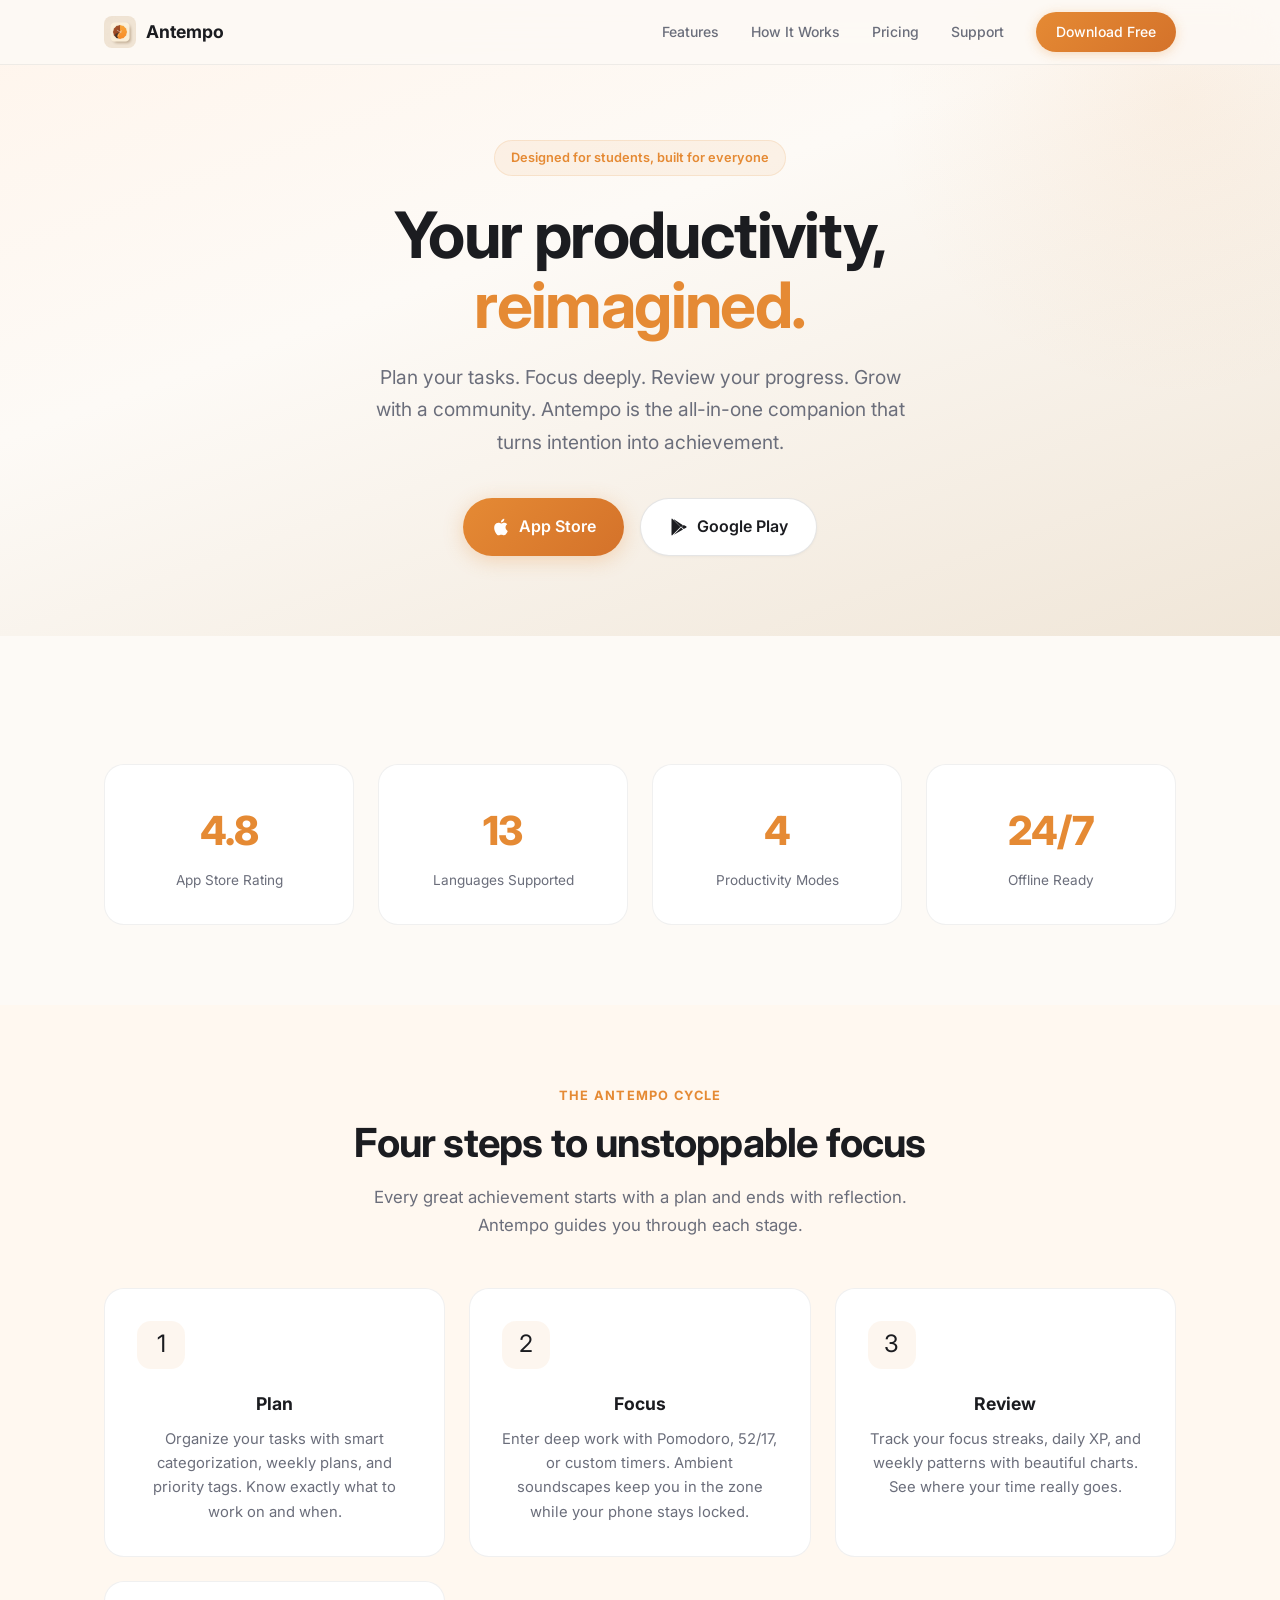
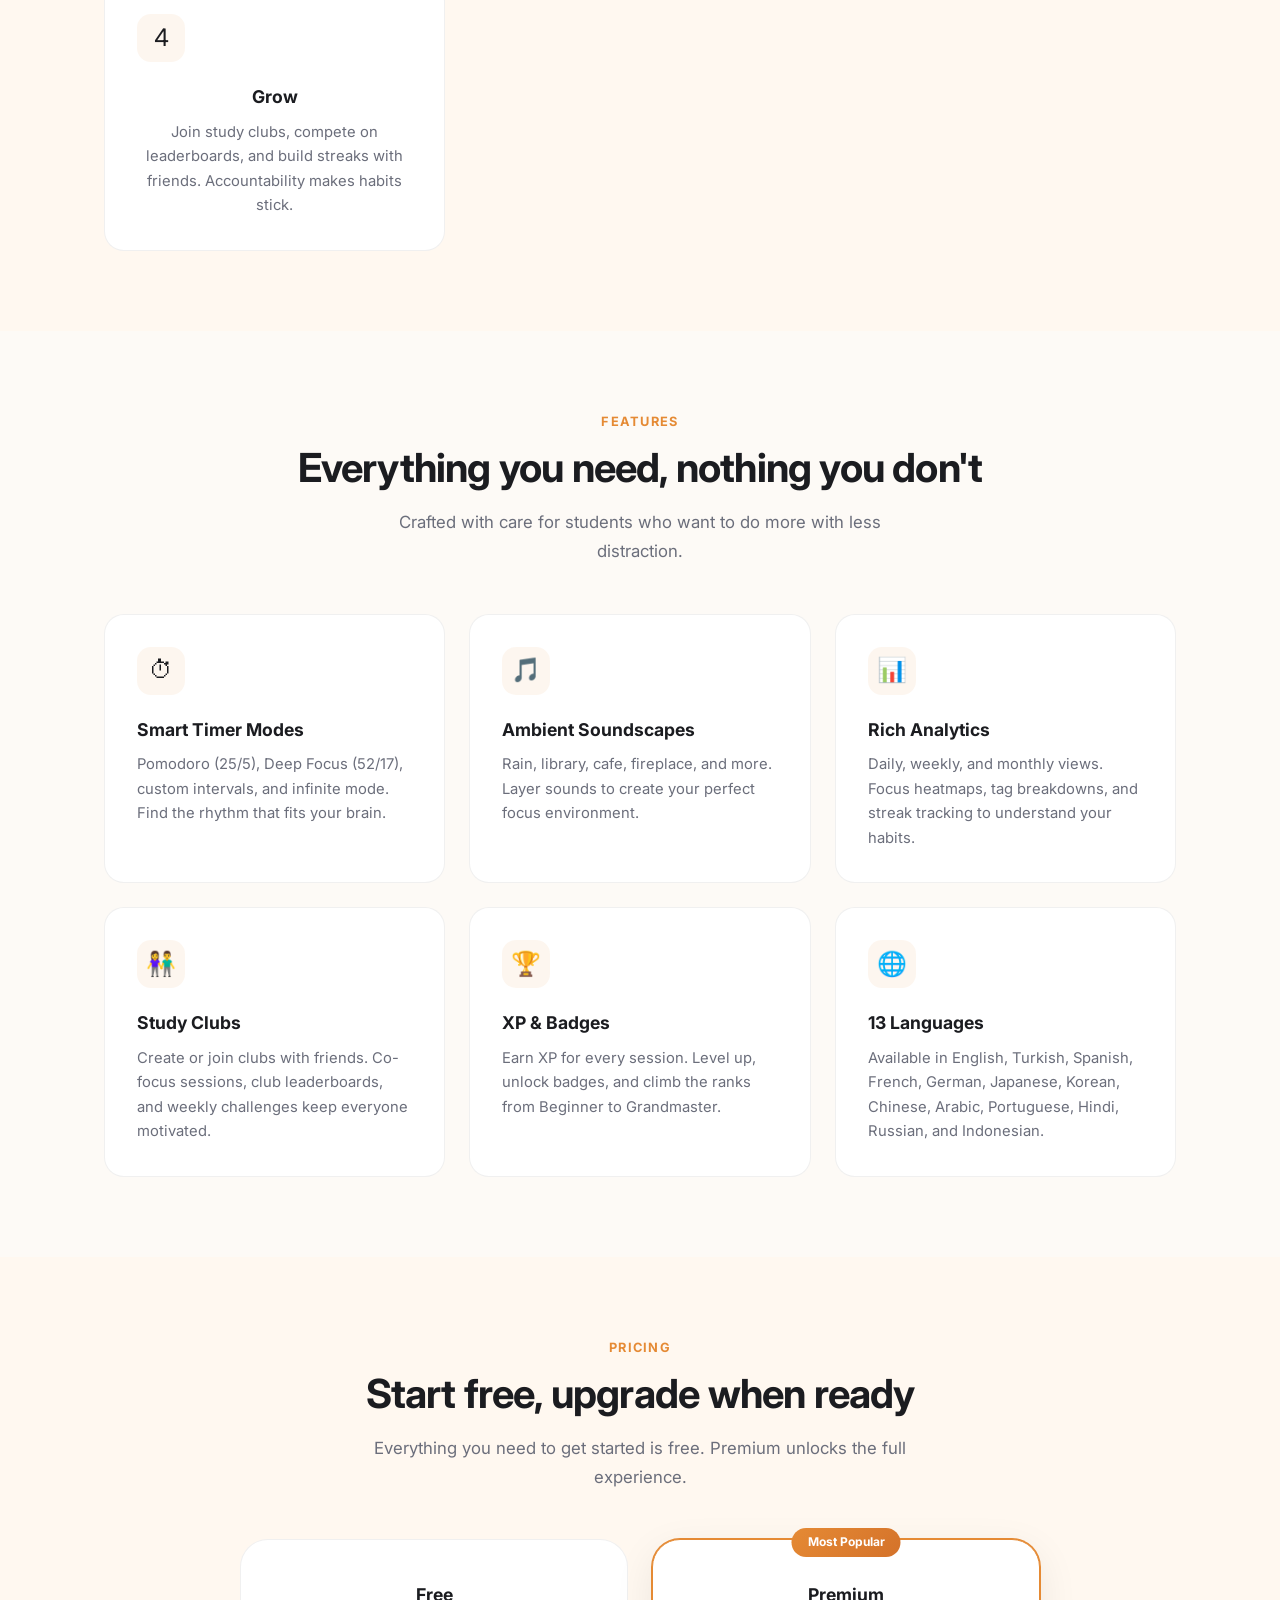
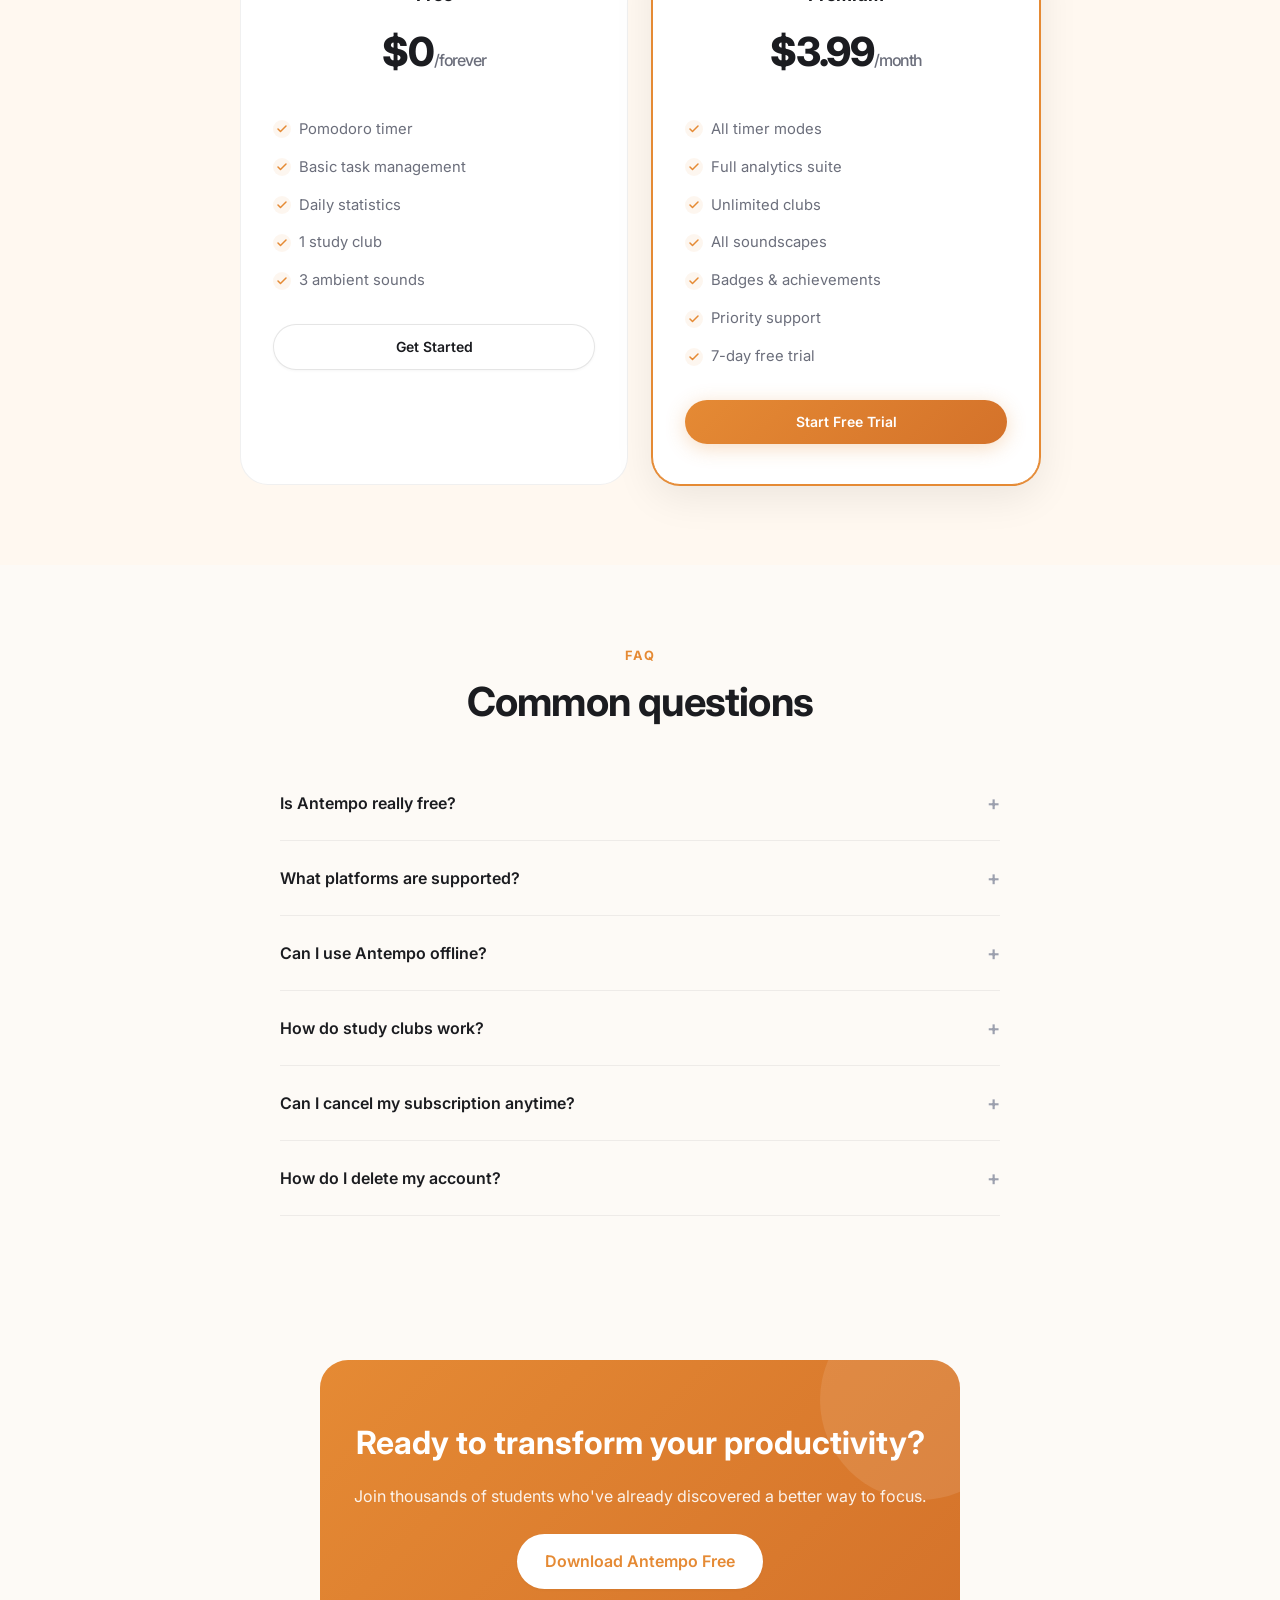
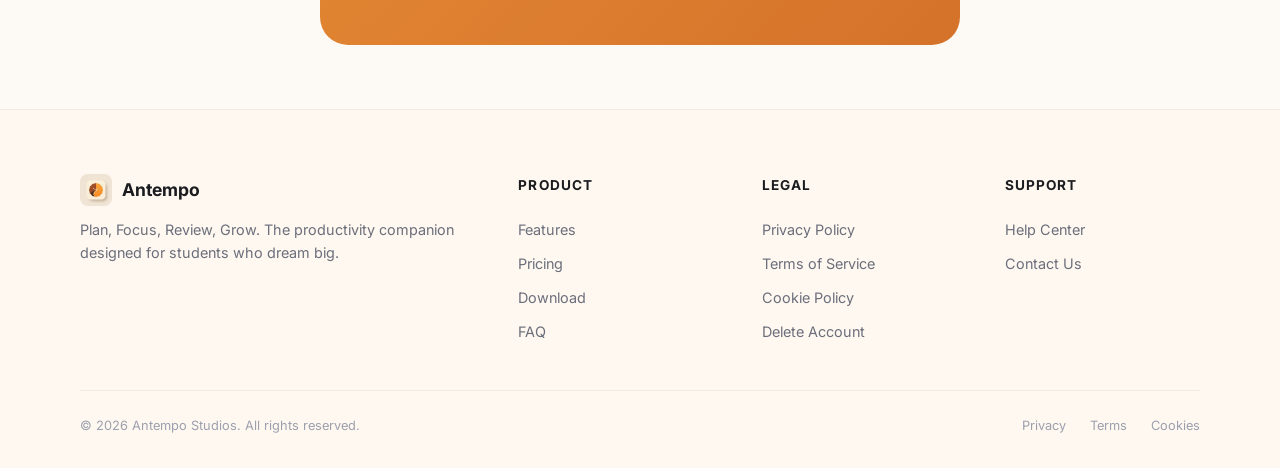
<file: index.html>
<!DOCTYPE html>
<html lang="en">
<head>
  <meta charset="UTF-8">
  <meta name="viewport" content="width=device-width, initial-scale=1.0">
  <title>Antempo — Plan, Focus, Review, Grow</title>
  <meta name="description" content="Antempo is the all-in-one productivity app that helps students plan tasks, focus deeply, review progress, and grow with friends.">
  <meta property="og:title" content="Antempo — Plan, Focus, Review, Grow">
  <meta property="og:description" content="The all-in-one productivity companion for students. Deep focus sessions, smart task planning, and collaborative study clubs.">
  <meta property="og:type" content="website">
  <link rel="preconnect" href="https://fonts.googleapis.com">
  <link rel="preconnect" href="https://fonts.gstatic.com" crossorigin>
  <link href="https://fonts.googleapis.com/css2?family=Inter:wght@400;500;600;700;800&display=swap" rel="stylesheet">
  <link rel="stylesheet" href="styles.css">
</head>
<body>

<!-- Navigation -->
<nav class="nav">
  <div class="nav__inner">
    <a href="/" class="nav__brand">
      <img src="logo.png" alt="Antempo" width="32" height="32">
      <span>Antempo</span>
    </a>
    <button class="nav__toggle" aria-label="Toggle menu" onclick="document.querySelector('.nav__links').classList.toggle('active')">
      <svg viewBox="0 0 24 24" fill="none" stroke-width="2" stroke-linecap="round"><line x1="3" y1="6" x2="21" y2="6"/><line x1="3" y1="12" x2="21" y2="12"/><line x1="3" y1="18" x2="21" y2="18"/></svg>
    </button>
    <div class="nav__links">
      <a href="#features">Features</a>
      <a href="#how-it-works">How It Works</a>
      <a href="#pricing">Pricing</a>
      <a href="support.html">Support</a>
      <a href="#download" class="nav__cta">Download Free</a>
    </div>
  </div>
</nav>

<!-- Hero -->
<section class="hero">
  <div class="container">
    <div class="hero__badge">Designed for students, built for everyone</div>
    <h1 class="hero__title">Your productivity, <span>reimagined.</span></h1>
    <p class="hero__subtitle">Plan your tasks. Focus deeply. Review your progress. Grow with a community. Antempo is the all-in-one companion that turns intention into achievement.</p>
    <div class="hero__actions">
      <a href="#download" class="btn btn--primary">
        <svg width="20" height="20" viewBox="0 0 24 24" fill="currentColor"><path d="M18.71 19.5c-.83 1.24-1.71 2.45-3.05 2.47-1.34.03-1.77-.79-3.29-.79-1.53 0-2 .77-3.27.82-1.31.05-2.3-1.32-3.14-2.53C4.25 17 2.94 12.45 4.7 9.39c.87-1.52 2.43-2.48 4.12-2.51 1.28-.02 2.5.87 3.29.87.78 0 2.26-1.07 3.8-.91.65.03 2.47.26 3.64 1.98-.09.06-2.17 1.28-2.15 3.81.03 3.02 2.65 4.03 2.68 4.04-.03.07-.42 1.44-1.38 2.83M13 3.5c.73-.83 1.94-1.46 2.94-1.5.13 1.17-.34 2.35-1.04 3.19-.69.85-1.83 1.51-2.95 1.42-.15-1.15.41-2.35 1.05-3.11z"/></svg>
        App Store
      </a>
      <a href="#download" class="btn btn--secondary">
        <svg width="20" height="20" viewBox="0 0 24 24" fill="currentColor"><path d="M3.609 1.814L13.792 12 3.61 22.186a.996.996 0 0 1-.61-.92V2.734a1 1 0 0 1 .609-.92zm10.89 10.893l2.302 2.302-10.937 6.333 8.635-8.635zm3.199-3.199l2.807 1.626a1 1 0 0 1 0 1.732l-2.807 1.626L15.206 12l2.492-2.492zM5.864 2.658L16.8 9.99l-2.302 2.302-8.634-8.634z"/></svg>
        Google Play
      </a>
    </div>
  </div>
</section>

<!-- Stats -->
<section class="section">
  <div class="container">
    <div class="stats">
      <div class="stat">
        <div class="stat__number">4.8</div>
        <div class="stat__label">App Store Rating</div>
      </div>
      <div class="stat">
        <div class="stat__number">13</div>
        <div class="stat__label">Languages Supported</div>
      </div>
      <div class="stat">
        <div class="stat__number">4</div>
        <div class="stat__label">Productivity Modes</div>
      </div>
      <div class="stat">
        <div class="stat__number">24/7</div>
        <div class="stat__label">Offline Ready</div>
      </div>
    </div>
  </div>
</section>

<!-- How It Works -->
<section class="section section--alt" id="how-it-works">
  <div class="container text-center">
    <div class="section__label">The Antempo Cycle</div>
    <h2 class="section__title">Four steps to unstoppable focus</h2>
    <p class="section__desc section__desc--center">Every great achievement starts with a plan and ends with reflection. Antempo guides you through each stage.</p>
    <div class="features">
      <div class="feature-card">
        <div class="feature-card__icon">1</div>
        <h3 class="feature-card__title">Plan</h3>
        <p class="feature-card__desc">Organize your tasks with smart categorization, weekly plans, and priority tags. Know exactly what to work on and when.</p>
      </div>
      <div class="feature-card">
        <div class="feature-card__icon">2</div>
        <h3 class="feature-card__title">Focus</h3>
        <p class="feature-card__desc">Enter deep work with Pomodoro, 52/17, or custom timers. Ambient soundscapes keep you in the zone while your phone stays locked.</p>
      </div>
      <div class="feature-card">
        <div class="feature-card__icon">3</div>
        <h3 class="feature-card__title">Review</h3>
        <p class="feature-card__desc">Track your focus streaks, daily XP, and weekly patterns with beautiful charts. See where your time really goes.</p>
      </div>
      <div class="feature-card">
        <div class="feature-card__icon">4</div>
        <h3 class="feature-card__title">Grow</h3>
        <p class="feature-card__desc">Join study clubs, compete on leaderboards, and build streaks with friends. Accountability makes habits stick.</p>
      </div>
    </div>
  </div>
</section>

<!-- Features -->
<section class="section" id="features">
  <div class="container">
    <div class="text-center">
      <div class="section__label">Features</div>
      <h2 class="section__title">Everything you need, nothing you don't</h2>
      <p class="section__desc section__desc--center">Crafted with care for students who want to do more with less distraction.</p>
    </div>
    <div class="features">
      <div class="feature-card">
        <div class="feature-card__icon">&#x23F1;</div>
        <h3 class="feature-card__title">Smart Timer Modes</h3>
        <p class="feature-card__desc">Pomodoro (25/5), Deep Focus (52/17), custom intervals, and infinite mode. Find the rhythm that fits your brain.</p>
      </div>
      <div class="feature-card">
        <div class="feature-card__icon">&#x1F3B5;</div>
        <h3 class="feature-card__title">Ambient Soundscapes</h3>
        <p class="feature-card__desc">Rain, library, cafe, fireplace, and more. Layer sounds to create your perfect focus environment.</p>
      </div>
      <div class="feature-card">
        <div class="feature-card__icon">&#x1F4CA;</div>
        <h3 class="feature-card__title">Rich Analytics</h3>
        <p class="feature-card__desc">Daily, weekly, and monthly views. Focus heatmaps, tag breakdowns, and streak tracking to understand your habits.</p>
      </div>
      <div class="feature-card">
        <div class="feature-card__icon">&#x1F46B;</div>
        <h3 class="feature-card__title">Study Clubs</h3>
        <p class="feature-card__desc">Create or join clubs with friends. Co-focus sessions, club leaderboards, and weekly challenges keep everyone motivated.</p>
      </div>
      <div class="feature-card">
        <div class="feature-card__icon">&#x1F3C6;</div>
        <h3 class="feature-card__title">XP & Badges</h3>
        <p class="feature-card__desc">Earn XP for every session. Level up, unlock badges, and climb the ranks from Beginner to Grandmaster.</p>
      </div>
      <div class="feature-card">
        <div class="feature-card__icon">&#x1F310;</div>
        <h3 class="feature-card__title">13 Languages</h3>
        <p class="feature-card__desc">Available in English, Turkish, Spanish, French, German, Japanese, Korean, Chinese, Arabic, Portuguese, Hindi, Russian, and Indonesian.</p>
      </div>
    </div>
  </div>
</section>

<!-- Pricing -->
<section class="section section--alt" id="pricing">
  <div class="container text-center">
    <div class="section__label">Pricing</div>
    <h2 class="section__title">Start free, upgrade when ready</h2>
    <p class="section__desc section__desc--center">Everything you need to get started is free. Premium unlocks the full experience.</p>
    <div class="pricing-grid">
      <div class="pricing-card">
        <div class="pricing-card__name">Free</div>
        <div class="pricing-card__price">$0<span>/forever</span></div>
        <ul class="pricing-card__features">
          <li>Pomodoro timer</li>
          <li>Basic task management</li>
          <li>Daily statistics</li>
          <li>1 study club</li>
          <li>3 ambient sounds</li>
        </ul>
        <a href="#download" class="btn btn--secondary btn--small" style="width:100%;justify-content:center;">Get Started</a>
      </div>
      <div class="pricing-card pricing-card--featured">
        <div class="pricing-card__name">Premium</div>
        <div class="pricing-card__price">$3.99<span>/month</span></div>
        <ul class="pricing-card__features">
          <li>All timer modes</li>
          <li>Full analytics suite</li>
          <li>Unlimited clubs</li>
          <li>All soundscapes</li>
          <li>Badges & achievements</li>
          <li>Priority support</li>
          <li>7-day free trial</li>
        </ul>
        <a href="#download" class="btn btn--primary btn--small" style="width:100%;justify-content:center;">Start Free Trial</a>
      </div>
    </div>
  </div>
</section>

<!-- FAQ -->
<section class="section" id="faq">
  <div class="container text-center">
    <div class="section__label">FAQ</div>
    <h2 class="section__title">Common questions</h2>
  </div>
  <div class="faq-list">
    <details class="faq-item">
      <summary>Is Antempo really free?</summary>
      <p>Yes. The free tier includes the Pomodoro timer, basic task management, daily stats, and one study club. You can use Antempo indefinitely without paying.</p>
    </details>
    <details class="faq-item">
      <summary>What platforms are supported?</summary>
      <p>Antempo is available on iOS, Android, macOS, and web. Your data syncs across all devices through your account.</p>
    </details>
    <details class="faq-item">
      <summary>Can I use Antempo offline?</summary>
      <p>Absolutely. All core features including timers, tasks, and local stats work without an internet connection. Data syncs when you reconnect.</p>
    </details>
    <details class="faq-item">
      <summary>How do study clubs work?</summary>
      <p>Create a club and invite friends with a code. Start co-focus sessions together, compete on weekly leaderboards, and track collective progress.</p>
    </details>
    <details class="faq-item">
      <summary>Can I cancel my subscription anytime?</summary>
      <p>Yes. You can cancel through the App Store or Google Play at any time. You'll keep Premium access until the end of your billing period.</p>
    </details>
    <details class="faq-item">
      <summary>How do I delete my account?</summary>
      <p>Go to Settings &gt; Account &gt; Delete Account in the app, or visit our <a href="account-deletion.html">account deletion page</a> for step-by-step instructions.</p>
    </details>
  </div>
</section>

<!-- CTA -->
<section class="cta-banner">
  <div class="cta-banner__inner">
    <h2 class="cta-banner__title">Ready to transform your productivity?</h2>
    <p class="cta-banner__desc">Join thousands of students who've already discovered a better way to focus.</p>
    <a href="#download" class="btn btn--secondary">Download Antempo Free</a>
  </div>
</section>

<!-- Footer -->
<footer class="footer">
  <div class="footer__grid">
    <div>
      <div class="nav__brand"><img src="logo.png" alt="Antempo" width="28" height="28"><span>Antempo</span></div>
      <p class="footer__brand-desc">Plan, Focus, Review, Grow. The productivity companion designed for students who dream big.</p>
    </div>
    <div class="footer__col">
      <div class="footer__col-title">Product</div>
      <a href="#features">Features</a>
      <a href="#pricing">Pricing</a>
      <a href="#download">Download</a>
      <a href="#faq">FAQ</a>
    </div>
    <div class="footer__col">
      <div class="footer__col-title">Legal</div>
      <a href="privacy.html">Privacy Policy</a>
      <a href="terms.html">Terms of Service</a>
      <a href="cookies.html">Cookie Policy</a>
      <a href="account-deletion.html">Delete Account</a>
    </div>
    <div class="footer__col">
      <div class="footer__col-title">Support</div>
      <a href="support.html">Help Center</a>
      <a href="mailto:antempostudios@gmail.com">Contact Us</a>
    </div>
  </div>
  <div class="footer__bottom">
    <span>&copy; 2026 Antempo Studios. All rights reserved.</span>
    <div class="footer__bottom-links">
      <a href="privacy.html">Privacy</a>
      <a href="terms.html">Terms</a>
      <a href="cookies.html">Cookies</a>
    </div>
  </div>
</footer>

</body>
</html>
</file>
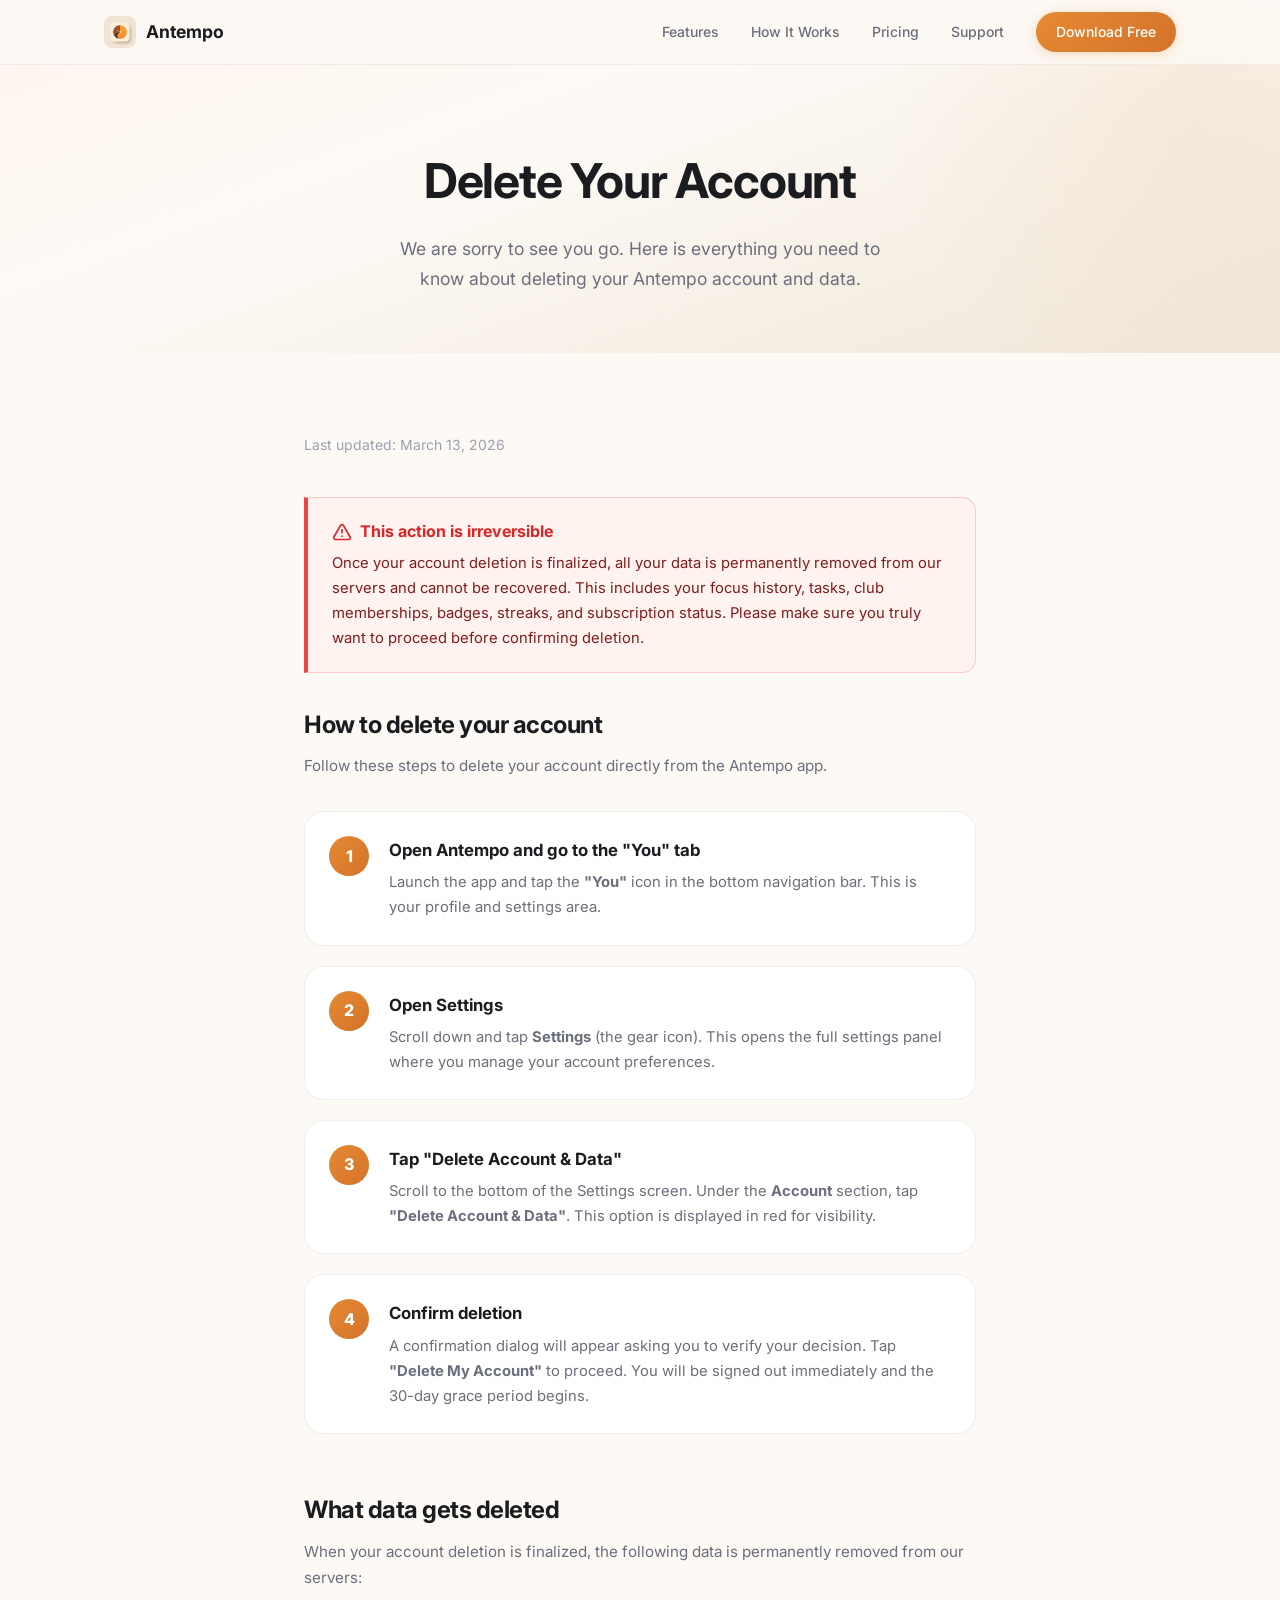
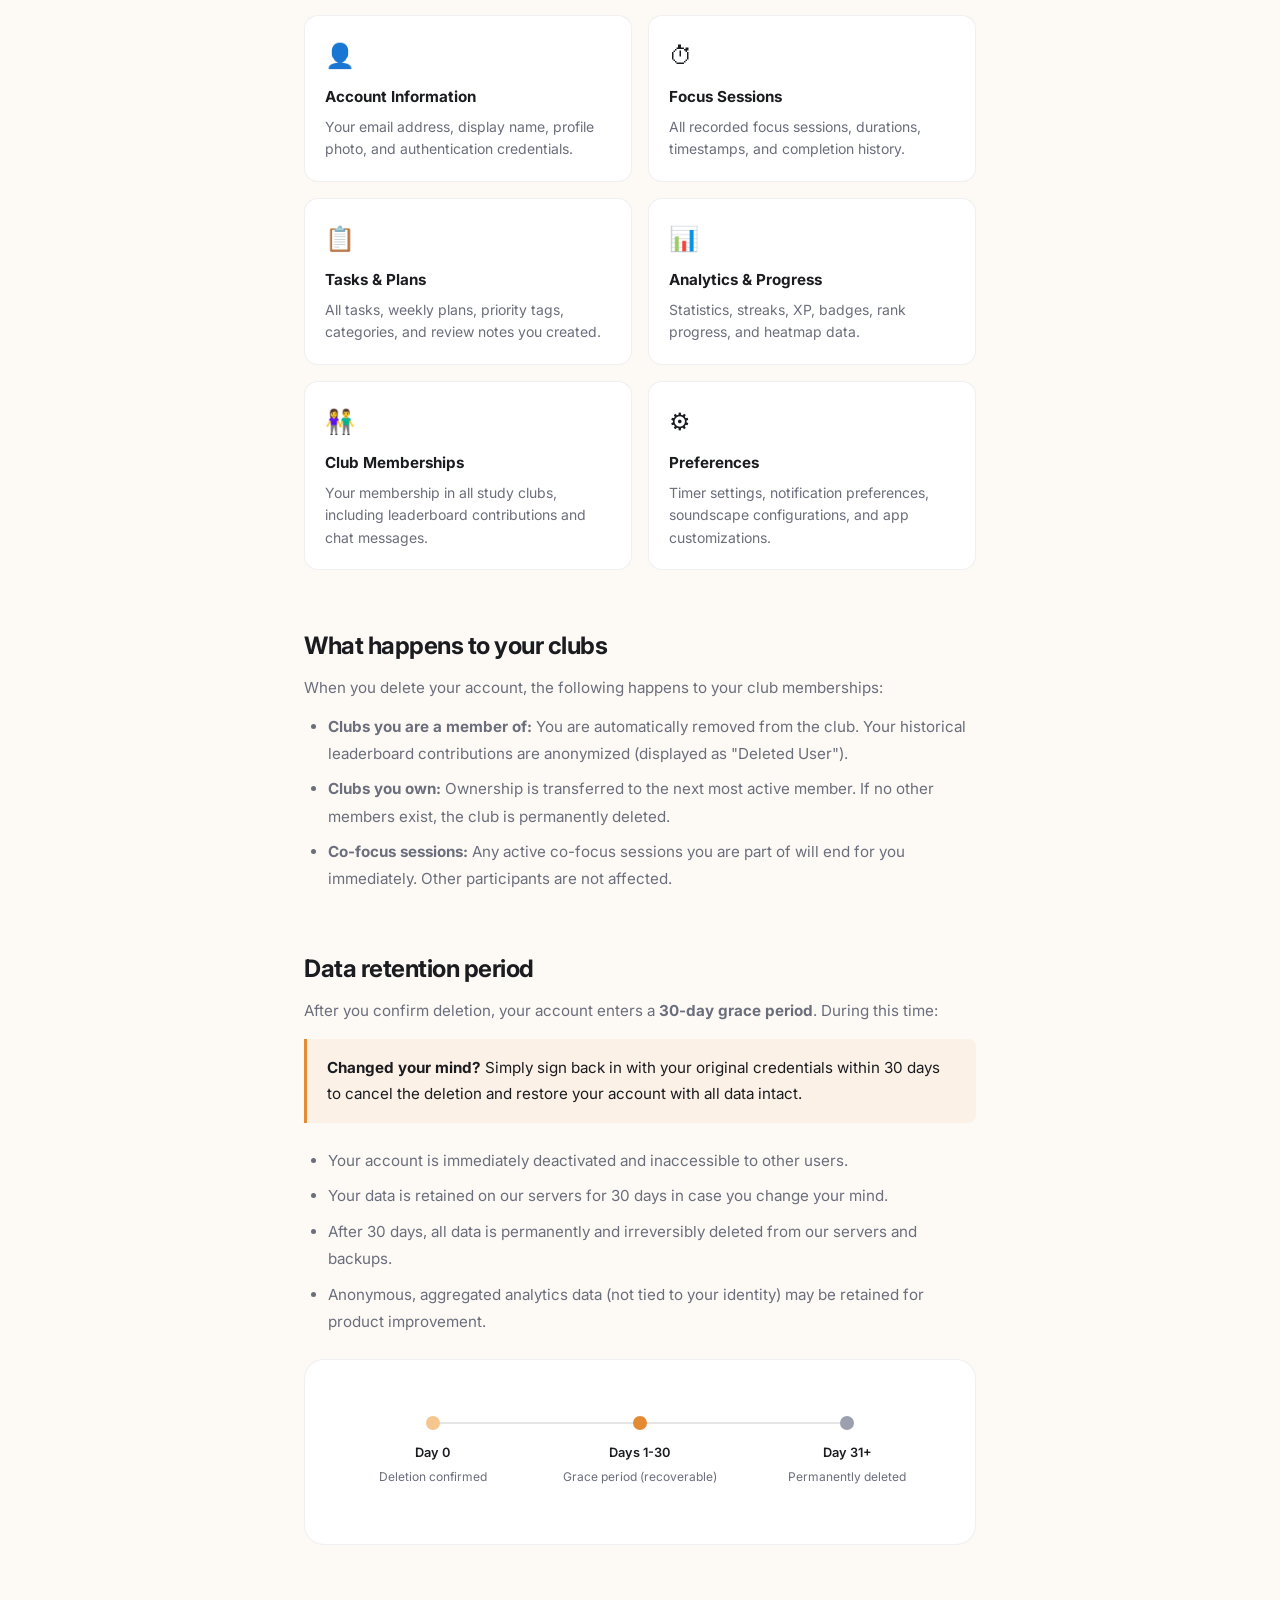
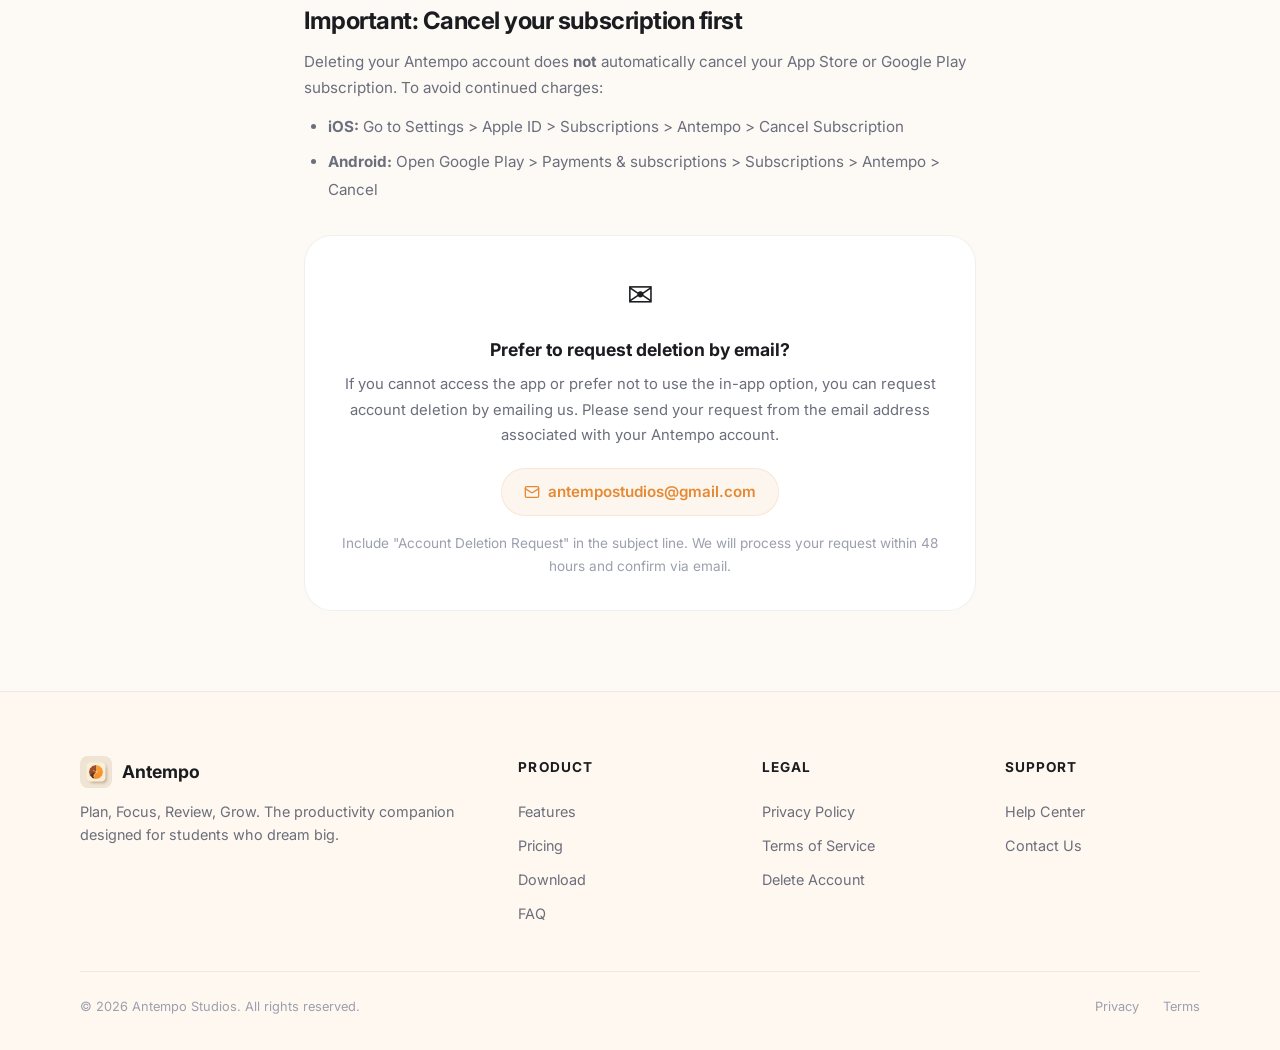
<file: account-deletion.html>
<!DOCTYPE html>
<html lang="en">
<head>
  <meta charset="UTF-8">
  <meta name="viewport" content="width=device-width, initial-scale=1.0">
  <title>Delete Your Account - Antempo</title>
  <meta name="description" content="Learn how to delete your Antempo account and all associated data. Step-by-step instructions and data retention details.">
  <link rel="preconnect" href="https://fonts.googleapis.com">
  <link rel="preconnect" href="https://fonts.gstatic.com" crossorigin>
  <link href="https://fonts.googleapis.com/css2?family=Inter:wght@400;500;600;700;800&display=swap" rel="stylesheet">
  <link rel="stylesheet" href="styles.css">
  <style>
    .deletion-hero {
      padding: 140px 1.5rem 60px;
      background: var(--hero-gradient);
      text-align: center;
      position: relative;
      overflow: hidden;
    }
    .deletion-hero::before {
      content: '';
      position: absolute;
      top: -200px; right: -200px;
      width: 600px; height: 600px;
      border-radius: 50%;
      background: radial-gradient(circle, rgba(229,138,52,0.08) 0%, transparent 70%);
      pointer-events: none;
    }
    .deletion-hero__title {
      font-family: var(--font-display);
      font-size: clamp(2rem, 5vw, 3rem);
      font-weight: 700;
      letter-spacing: -0.025em;
      color: var(--fg);
      margin-bottom: 0.75rem;
    }
    .deletion-hero__subtitle {
      font-size: 1.1rem;
      color: var(--fg-muted);
      max-width: 520px;
      margin: 0 auto;
    }

    /* Step cards */
    .steps {
      display: flex;
      flex-direction: column;
      gap: 1.25rem;
      margin-top: 2rem;
    }
    .step {
      display: flex;
      gap: 1.25rem;
      align-items: flex-start;
      background: var(--surface);
      border: 1px solid var(--border);
      border-radius: var(--radius-lg);
      padding: 1.5rem;
      transition: all var(--transition);
    }
    .step:hover {
      box-shadow: var(--shadow-md);
      border-color: rgba(229,138,52,0.15);
    }
    .step__number {
      width: 40px; height: 40px;
      border-radius: 50%;
      background: var(--accent-gradient);
      color: #fff;
      display: flex;
      align-items: center;
      justify-content: center;
      font-weight: 800;
      font-size: 1rem;
      flex-shrink: 0;
    }
    .step__content h3 {
      font-weight: 700;
      font-size: 1.05rem;
      margin-bottom: 0.35rem;
    }
    .step__content p {
      font-size: 0.925rem;
      color: var(--fg-muted);
      line-height: 1.7;
      margin: 0;
    }

    /* Warning box */
    .warning-box {
      background: #FFF3F0;
      border: 1px solid #FECACA;
      border-left: 4px solid #EF4444;
      border-radius: 0 var(--radius-md) var(--radius-md) 0;
      padding: 1.25rem 1.5rem;
      margin: 2rem 0;
    }
    .warning-box__title {
      font-weight: 700;
      font-size: 1rem;
      color: #DC2626;
      margin-bottom: 0.35rem;
      display: flex;
      align-items: center;
      gap: 0.5rem;
    }
    .warning-box p {
      font-size: 0.925rem;
      color: #7F1D1D;
      line-height: 1.7;
      margin: 0;
    }

    /* Data list */
    .data-grid {
      display: grid;
      grid-template-columns: repeat(auto-fit, minmax(260px, 1fr));
      gap: 1rem;
      margin-top: 1.5rem;
    }
    .data-card {
      background: var(--surface);
      border: 1px solid var(--border);
      border-radius: var(--radius-md);
      padding: 1.25rem;
    }
    .data-card__icon {
      font-size: 1.5rem;
      margin-bottom: 0.5rem;
    }
    .data-card__title {
      font-weight: 700;
      font-size: 0.95rem;
      margin-bottom: 0.35rem;
    }
    .data-card__desc {
      font-size: 0.875rem;
      color: var(--fg-muted);
      line-height: 1.6;
    }

    /* Email alternative box */
    .alternative-box {
      background: var(--surface);
      border: 1px solid var(--border);
      border-radius: var(--radius-xl);
      padding: 2rem;
      text-align: center;
      margin-top: 2rem;
    }
    .alternative-box__title {
      font-weight: 700;
      font-size: 1.1rem;
      margin-bottom: 0.5rem;
    }
    .alternative-box__desc {
      font-size: 0.925rem;
      color: var(--fg-muted);
      line-height: 1.7;
      margin-bottom: 1.25rem;
    }
    .alternative-box__email {
      display: inline-flex;
      align-items: center;
      gap: 8px;
      padding: 10px 22px;
      background: var(--accent-bg);
      border: 1px solid rgba(229,138,52,0.15);
      border-radius: 100px;
      font-weight: 600;
      font-size: 0.95rem;
      color: var(--accent);
      transition: all var(--transition);
    }
    .alternative-box__email:hover {
      background: rgba(229,138,52,0.14);
      color: #D4722A;
    }

    /* Timeline */
    .timeline-bar {
      display: flex;
      align-items: center;
      gap: 0;
      margin: 2rem 0;
      position: relative;
    }
    .timeline-step {
      flex: 1;
      text-align: center;
      position: relative;
    }
    .timeline-step__dot {
      width: 14px; height: 14px;
      border-radius: 50%;
      background: var(--accent);
      margin: 0 auto 0.75rem;
      position: relative;
      z-index: 1;
    }
    .timeline-step:first-child .timeline-step__dot { background: var(--accent); }
    .timeline-step:nth-child(2) .timeline-step__dot { background: var(--accent-light); }
    .timeline-step:last-child .timeline-step__dot { background: var(--fg-subtle); }
    .timeline-step__label {
      font-size: 0.8rem;
      font-weight: 600;
      color: var(--fg);
      margin-bottom: 0.2rem;
    }
    .timeline-step__desc {
      font-size: 0.75rem;
      color: var(--fg-muted);
    }
    .timeline-line {
      position: absolute;
      top: 6px;
      left: 16.66%;
      right: 16.66%;
      height: 2px;
      background: var(--border-strong);
      z-index: 0;
    }

    /* Content section headings */
    .content-heading {
      font-family: var(--font-display);
      font-size: 1.5rem;
      font-weight: 700;
      letter-spacing: -0.02em;
      margin-bottom: 0.5rem;
    }
    .content-heading--spaced {
      margin-top: 3.5rem;
    }
    .content-list {
      padding-left: 1.5rem;
      margin-bottom: 1rem;
    }
    .content-list li {
      list-style: disc;
      font-size: 0.95rem;
      color: var(--fg-muted);
      line-height: 1.8;
      margin-bottom: 0.5rem;
    }

    @media (max-width: 768px) {
      .deletion-hero { padding: 120px 1.25rem 50px; }
      .data-grid { grid-template-columns: 1fr; }
      .step { flex-direction: column; gap: 0.75rem; }
    }
  </style>
</head>
<body>

<!-- Navigation -->
<nav class="nav">
  <div class="nav__inner">
    <a href="index.html" class="nav__brand">
      <img src="logo.png" alt="Antempo" width="32" height="32">
      <span>Antempo</span>
    </a>
    <button class="nav__toggle" aria-label="Toggle menu" onclick="document.querySelector('.nav__links').classList.toggle('active')">
      <svg viewBox="0 0 24 24" fill="none" stroke-width="2" stroke-linecap="round"><line x1="3" y1="6" x2="21" y2="6"/><line x1="3" y1="12" x2="21" y2="12"/><line x1="3" y1="18" x2="21" y2="18"/></svg>
    </button>
    <div class="nav__links">
      <a href="index.html#features">Features</a>
      <a href="index.html#how-it-works">How It Works</a>
      <a href="index.html#pricing">Pricing</a>
      <a href="support.html">Support</a>
      <a href="index.html#download" class="nav__cta">Download Free</a>
    </div>
  </div>
</nav>

<!-- Hero -->
<section class="deletion-hero">
  <div class="container">
    <h1 class="deletion-hero__title">Delete Your Account</h1>
    <p class="deletion-hero__subtitle">We are sorry to see you go. Here is everything you need to know about deleting your Antempo account and data.</p>
  </div>
</section>

<!-- Main Content -->
<section class="section">
  <div class="container--narrow">

    <p class="text-subtle" style="font-size:0.875rem;margin-bottom:2.5rem;">Last updated: March 13, 2026</p>

    <!-- Warning -->
    <div class="warning-box">
      <div class="warning-box__title">
        <svg width="20" height="20" viewBox="0 0 24 24" fill="none" stroke="currentColor" stroke-width="2" stroke-linecap="round" stroke-linejoin="round"><path d="m21.73 18-8-14a2 2 0 0 0-3.48 0l-8 14A2 2 0 0 0 4 21h16a2 2 0 0 0 1.73-3Z"/><line x1="12" x2="12" y1="9" y2="13"/><line x1="12" x2="12.01" y1="17" y2="17"/></svg>
        This action is irreversible
      </div>
      <p>Once your account deletion is finalized, all your data is permanently removed from our servers and cannot be recovered. This includes your focus history, tasks, club memberships, badges, streaks, and subscription status. Please make sure you truly want to proceed before confirming deletion.</p>
    </div>

    <!-- Steps -->
    <h2 class="content-heading">How to delete your account</h2>
    <p class="text-muted" style="font-size:0.95rem;line-height:1.7;">Follow these steps to delete your account directly from the Antempo app.</p>

    <div class="steps">
      <div class="step">
        <div class="step__number">1</div>
        <div class="step__content">
          <h3>Open Antempo and go to the "You" tab</h3>
          <p>Launch the app and tap the <strong>"You"</strong> icon in the bottom navigation bar. This is your profile and settings area.</p>
        </div>
      </div>
      <div class="step">
        <div class="step__number">2</div>
        <div class="step__content">
          <h3>Open Settings</h3>
          <p>Scroll down and tap <strong>Settings</strong> (the gear icon). This opens the full settings panel where you manage your account preferences.</p>
        </div>
      </div>
      <div class="step">
        <div class="step__number">3</div>
        <div class="step__content">
          <h3>Tap "Delete Account &amp; Data"</h3>
          <p>Scroll to the bottom of the Settings screen. Under the <strong>Account</strong> section, tap <strong>"Delete Account &amp; Data"</strong>. This option is displayed in red for visibility.</p>
        </div>
      </div>
      <div class="step">
        <div class="step__number">4</div>
        <div class="step__content">
          <h3>Confirm deletion</h3>
          <p>A confirmation dialog will appear asking you to verify your decision. Tap <strong>"Delete My Account"</strong> to proceed. You will be signed out immediately and the 30-day grace period begins.</p>
        </div>
      </div>
    </div>

    <!-- What gets deleted -->
    <h2 class="content-heading content-heading--spaced">What data gets deleted</h2>
    <p class="text-muted" style="font-size:0.95rem;line-height:1.7;">When your account deletion is finalized, the following data is permanently removed from our servers:</p>

    <div class="data-grid">
      <div class="data-card">
        <div class="data-card__icon">&#x1F464;</div>
        <div class="data-card__title">Account Information</div>
        <div class="data-card__desc">Your email address, display name, profile photo, and authentication credentials.</div>
      </div>
      <div class="data-card">
        <div class="data-card__icon">&#x23F1;</div>
        <div class="data-card__title">Focus Sessions</div>
        <div class="data-card__desc">All recorded focus sessions, durations, timestamps, and completion history.</div>
      </div>
      <div class="data-card">
        <div class="data-card__icon">&#x1F4CB;</div>
        <div class="data-card__title">Tasks &amp; Plans</div>
        <div class="data-card__desc">All tasks, weekly plans, priority tags, categories, and review notes you created.</div>
      </div>
      <div class="data-card">
        <div class="data-card__icon">&#x1F4CA;</div>
        <div class="data-card__title">Analytics &amp; Progress</div>
        <div class="data-card__desc">Statistics, streaks, XP, badges, rank progress, and heatmap data.</div>
      </div>
      <div class="data-card">
        <div class="data-card__icon">&#x1F46B;</div>
        <div class="data-card__title">Club Memberships</div>
        <div class="data-card__desc">Your membership in all study clubs, including leaderboard contributions and chat messages.</div>
      </div>
      <div class="data-card">
        <div class="data-card__icon">&#x2699;</div>
        <div class="data-card__title">Preferences</div>
        <div class="data-card__desc">Timer settings, notification preferences, soundscape configurations, and app customizations.</div>
      </div>
    </div>

    <!-- Club memberships -->
    <h2 class="content-heading content-heading--spaced">What happens to your clubs</h2>
    <p class="text-muted" style="font-size:0.95rem;line-height:1.7;margin-bottom:0.75rem;">When you delete your account, the following happens to your club memberships:</p>
    <ul class="content-list">
      <li><strong>Clubs you are a member of:</strong> You are automatically removed from the club. Your historical leaderboard contributions are anonymized (displayed as "Deleted User").</li>
      <li><strong>Clubs you own:</strong> Ownership is transferred to the next most active member. If no other members exist, the club is permanently deleted.</li>
      <li><strong>Co-focus sessions:</strong> Any active co-focus sessions you are part of will end for you immediately. Other participants are not affected.</li>
    </ul>

    <!-- Data retention -->
    <h2 class="content-heading content-heading--spaced">Data retention period</h2>
    <p class="text-muted" style="font-size:0.95rem;line-height:1.7;margin-bottom:1rem;">After you confirm deletion, your account enters a <strong>30-day grace period</strong>. During this time:</p>

    <div class="highlight-box" style="background:var(--accent-bg);border-left:3px solid var(--accent);padding:1rem 1.25rem;border-radius:0 var(--radius-sm) var(--radius-sm) 0;margin:1rem 0 1.5rem;">
      <p style="color:var(--fg);margin:0;font-size:0.95rem;line-height:1.7;"><strong>Changed your mind?</strong> Simply sign back in with your original credentials within 30 days to cancel the deletion and restore your account with all data intact.</p>
    </div>

    <ul class="content-list">
      <li>Your account is immediately deactivated and inaccessible to other users.</li>
      <li>Your data is retained on our servers for 30 days in case you change your mind.</li>
      <li>After 30 days, all data is permanently and irreversibly deleted from our servers and backups.</li>
      <li>Anonymous, aggregated analytics data (not tied to your identity) may be retained for product improvement.</li>
    </ul>

    <!-- Timeline visualization -->
    <div style="background:var(--surface);border:1px solid var(--border);border-radius:var(--radius-lg);padding:1.5rem;margin:1.5rem 0;">
      <div class="timeline-bar">
        <div class="timeline-line"></div>
        <div class="timeline-step">
          <div class="timeline-step__dot"></div>
          <div class="timeline-step__label">Day 0</div>
          <div class="timeline-step__desc">Deletion confirmed</div>
        </div>
        <div class="timeline-step">
          <div class="timeline-step__dot"></div>
          <div class="timeline-step__label">Days 1-30</div>
          <div class="timeline-step__desc">Grace period (recoverable)</div>
        </div>
        <div class="timeline-step">
          <div class="timeline-step__dot"></div>
          <div class="timeline-step__label">Day 31+</div>
          <div class="timeline-step__desc">Permanently deleted</div>
        </div>
      </div>
    </div>

    <!-- Subscription note -->
    <h2 class="content-heading content-heading--spaced">Important: Cancel your subscription first</h2>
    <p class="text-muted" style="font-size:0.95rem;line-height:1.7;margin-bottom:0.75rem;">Deleting your Antempo account does <strong>not</strong> automatically cancel your App Store or Google Play subscription. To avoid continued charges:</p>
    <ul class="content-list">
      <li><strong>iOS:</strong> Go to Settings &gt; Apple ID &gt; Subscriptions &gt; Antempo &gt; Cancel Subscription</li>
      <li><strong>Android:</strong> Open Google Play &gt; Payments &amp; subscriptions &gt; Subscriptions &gt; Antempo &gt; Cancel</li>
    </ul>

    <!-- Alternative: Email -->
    <div class="alternative-box">
      <div style="font-size:2rem;margin-bottom:0.75rem;">&#x2709;</div>
      <div class="alternative-box__title">Prefer to request deletion by email?</div>
      <p class="alternative-box__desc">If you cannot access the app or prefer not to use the in-app option, you can request account deletion by emailing us. Please send your request from the email address associated with your Antempo account.</p>
      <a href="mailto:antempostudios@gmail.com?subject=Account%20Deletion%20Request" class="alternative-box__email">
        <svg width="16" height="16" viewBox="0 0 24 24" fill="none" stroke="currentColor" stroke-width="2" stroke-linecap="round" stroke-linejoin="round"><rect x="2" y="4" width="20" height="16" rx="2"/><path d="m22 7-8.97 5.7a1.94 1.94 0 0 1-2.06 0L2 7"/></svg>
        antempostudios@gmail.com
      </a>
      <p class="text-subtle" style="font-size:0.85rem;margin-top:1rem;">Include "Account Deletion Request" in the subject line. We will process your request within 48 hours and confirm via email.</p>
    </div>

  </div>
</section>

<!-- Footer -->
<footer class="footer">
  <div class="footer__grid">
    <div>
      <div class="nav__brand"><img src="logo.png" alt="Antempo" width="28" height="28"><span>Antempo</span></div>
      <p class="footer__brand-desc">Plan, Focus, Review, Grow. The productivity companion designed for students who dream big.</p>
    </div>
    <div class="footer__col">
      <div class="footer__col-title">Product</div>
      <a href="index.html#features">Features</a>
      <a href="index.html#pricing">Pricing</a>
      <a href="index.html#download">Download</a>
      <a href="index.html#faq">FAQ</a>
    </div>
    <div class="footer__col">
      <div class="footer__col-title">Legal</div>
      <a href="privacy.html">Privacy Policy</a>
      <a href="terms.html">Terms of Service</a>
      <a href="account-deletion.html">Delete Account</a>
    </div>
    <div class="footer__col">
      <div class="footer__col-title">Support</div>
      <a href="support.html">Help Center</a>
      <a href="mailto:antempostudios@gmail.com">Contact Us</a>
    </div>
  </div>
  <div class="footer__bottom">
    <span>&copy; 2026 Antempo Studios. All rights reserved.</span>
    <div class="footer__bottom-links">
      <a href="privacy.html">Privacy</a>
      <a href="terms.html">Terms</a>
    </div>
  </div>
</footer>

</body>
</html>
</file>
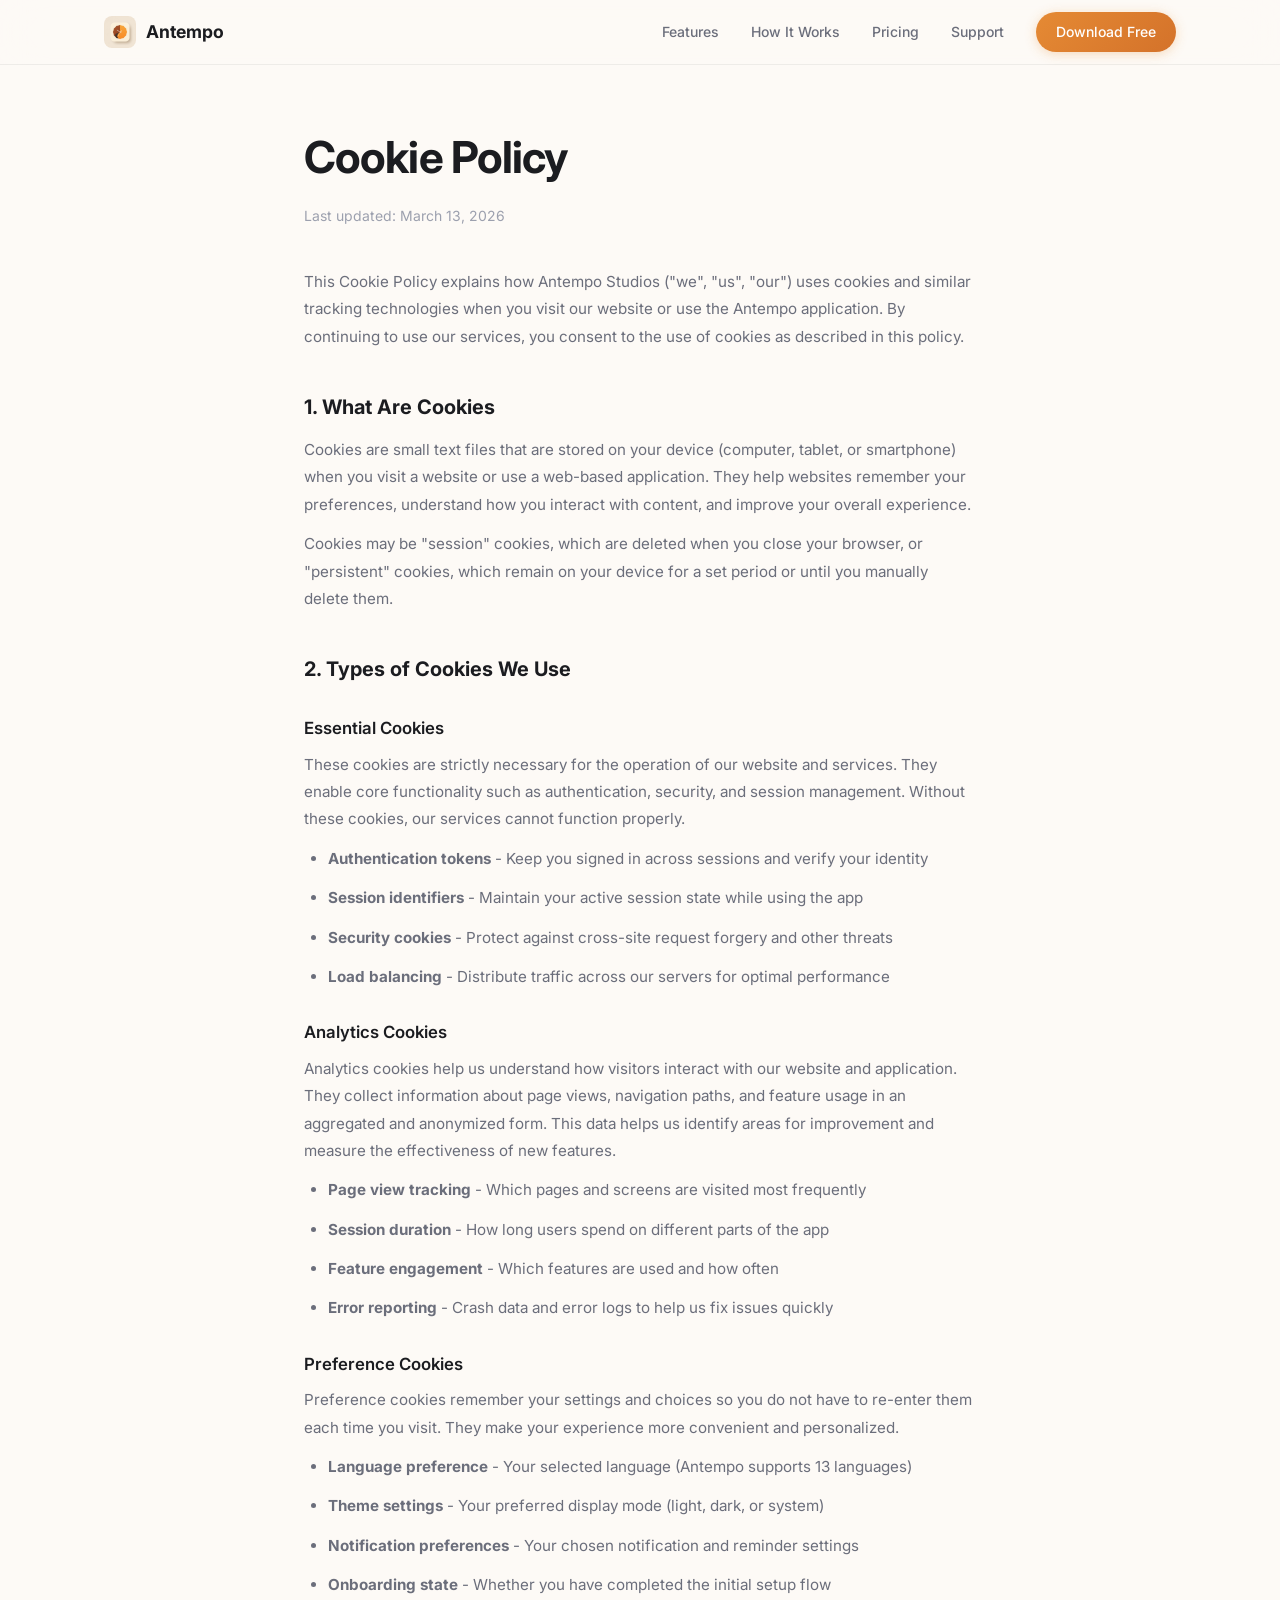
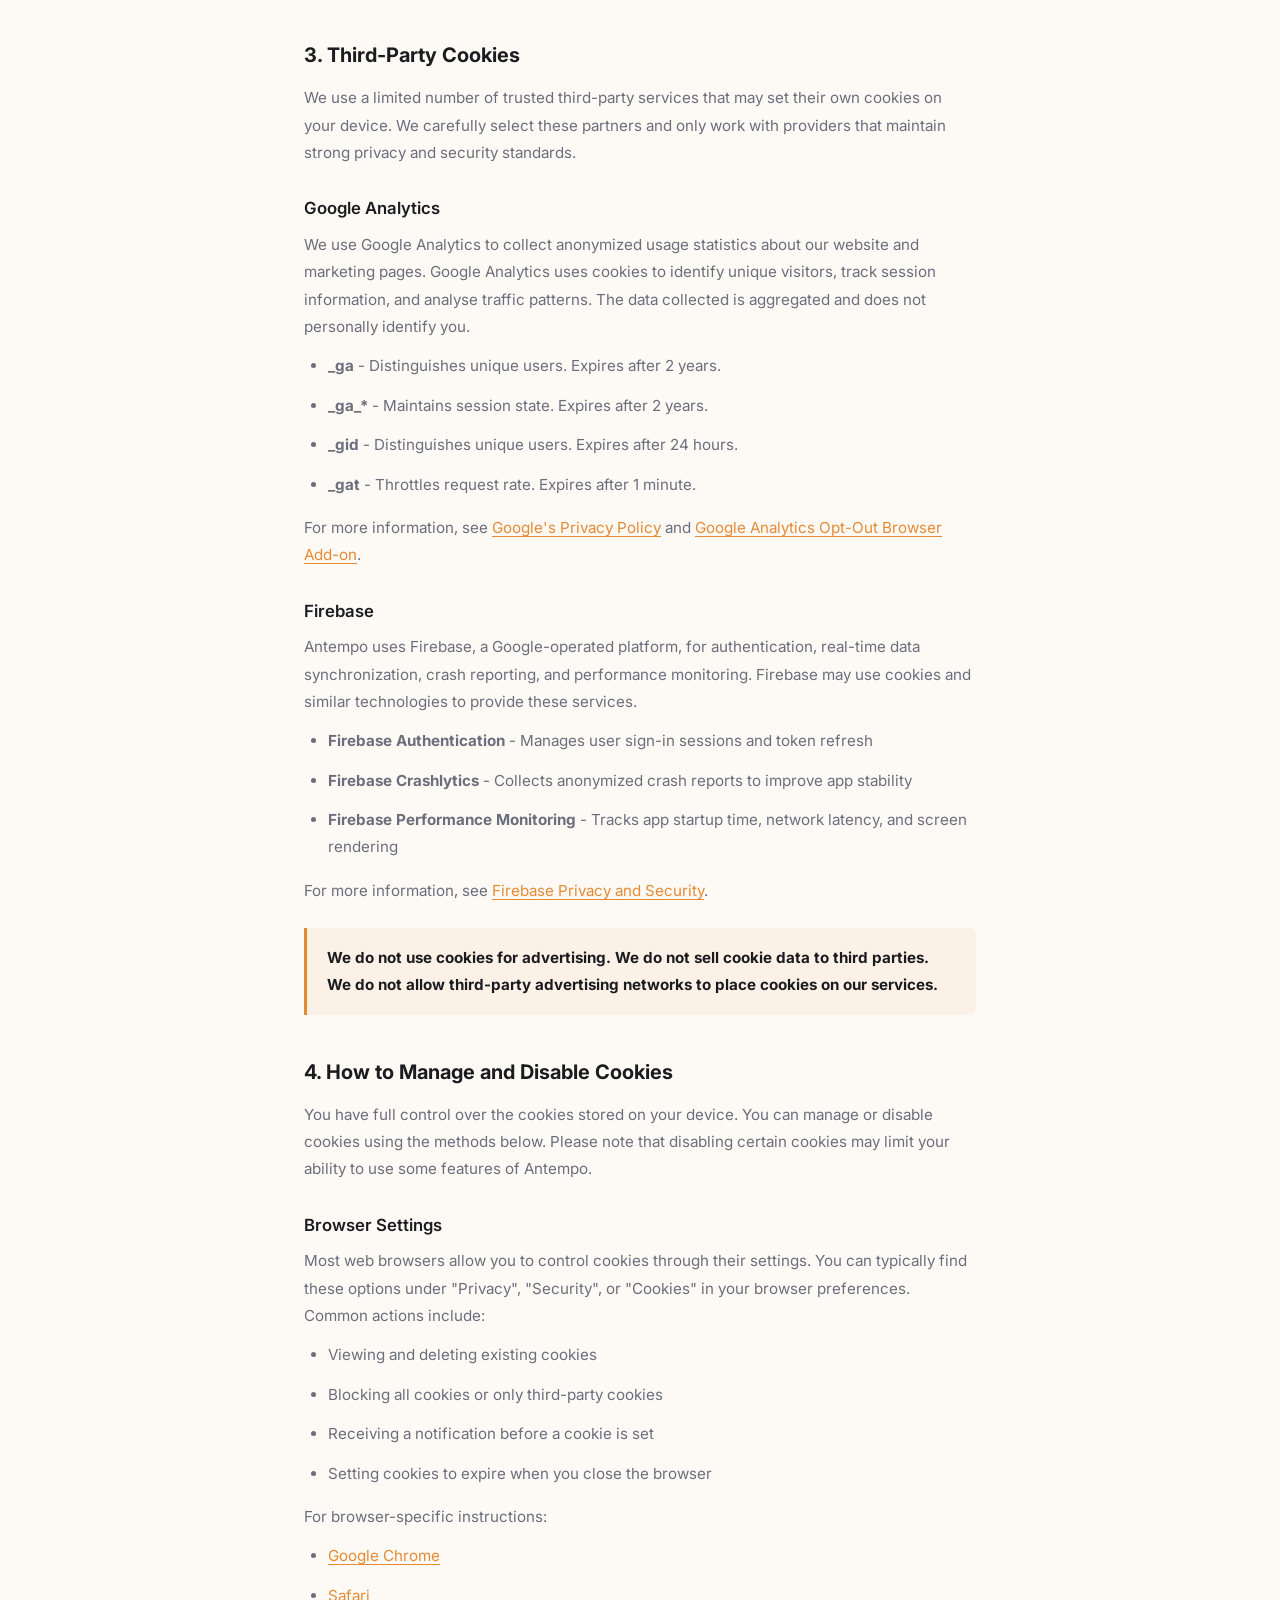
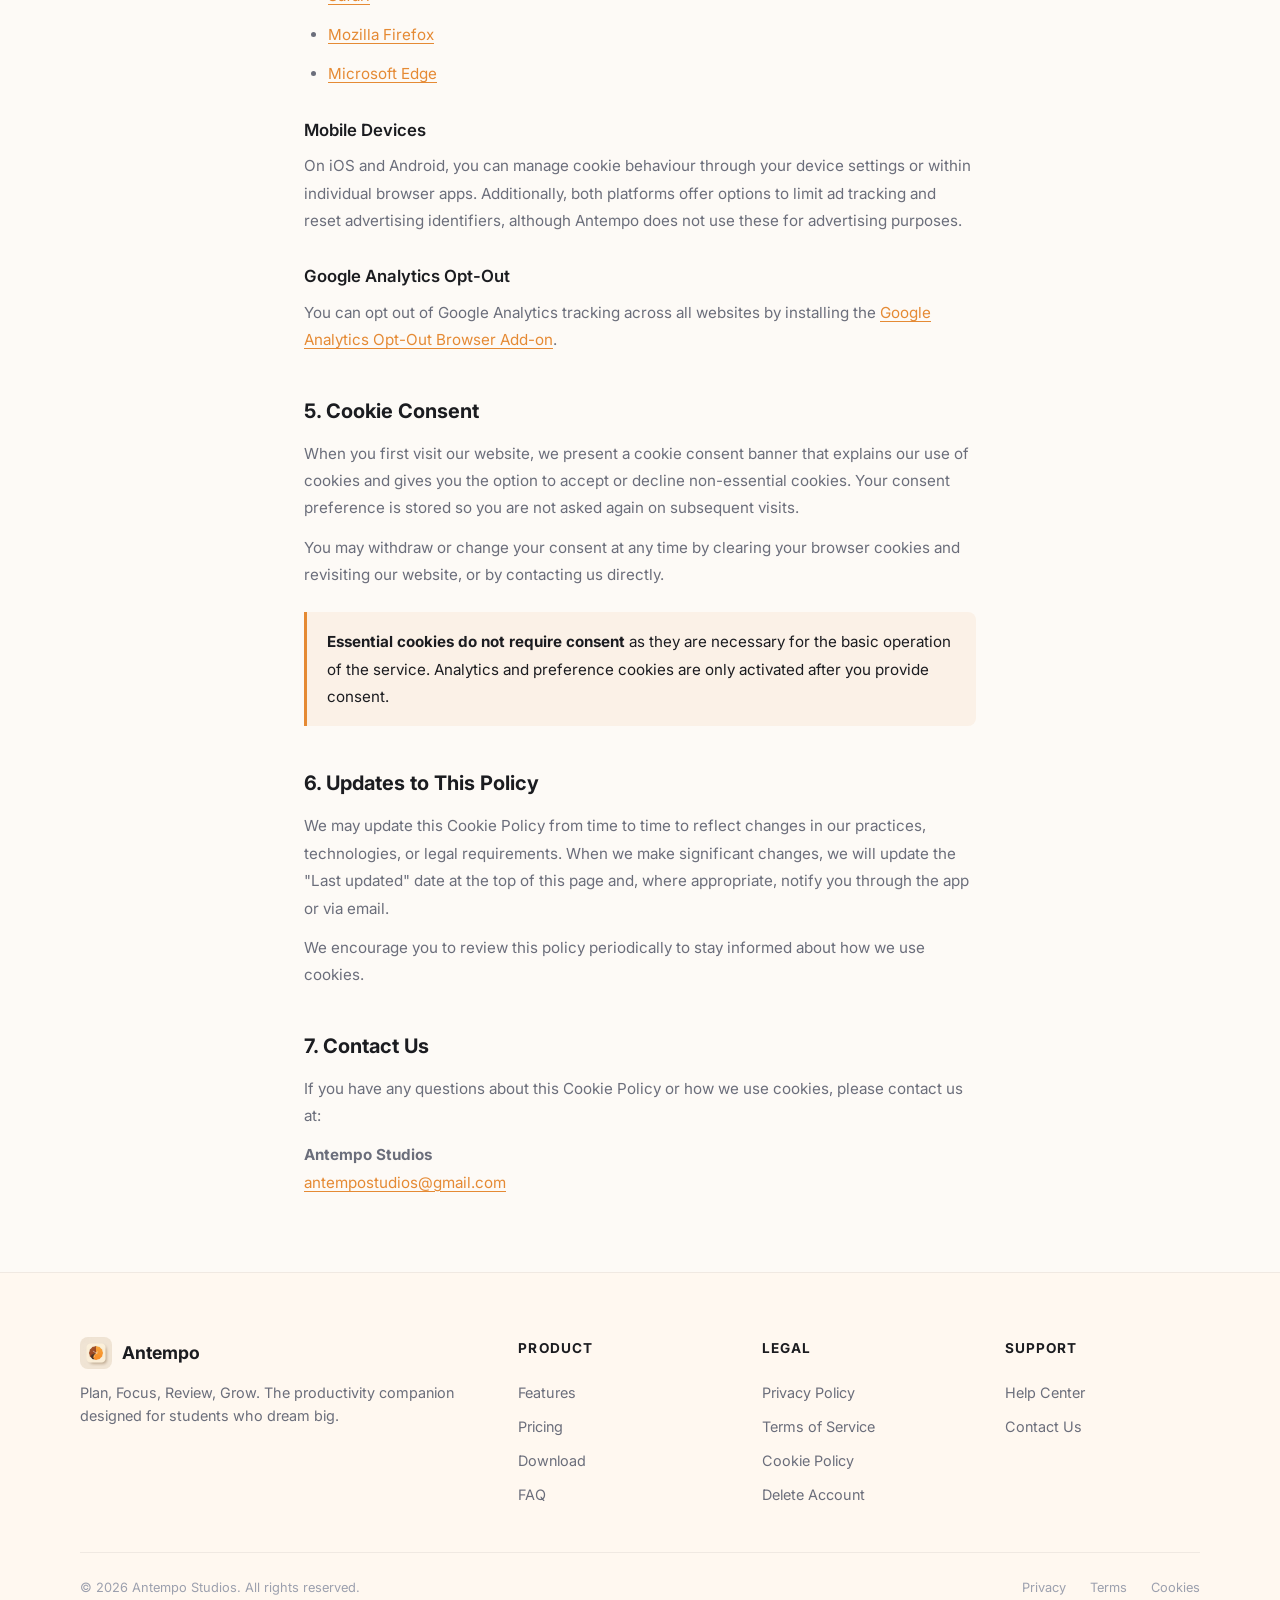
<file: cookies.html>
<!DOCTYPE html>
<html lang="en">
<head>
  <meta charset="UTF-8">
  <meta name="viewport" content="width=device-width, initial-scale=1.0">
  <title>Cookie Policy - Antempo</title>
  <meta name="description" content="Learn how Antempo uses cookies and similar technologies to improve your experience.">
  <link rel="preconnect" href="https://fonts.googleapis.com">
  <link rel="preconnect" href="https://fonts.gstatic.com" crossorigin>
  <link href="https://fonts.googleapis.com/css2?family=Inter:wght@400;500;600;700;800&display=swap" rel="stylesheet">
  <link rel="stylesheet" href="styles.css">
</head>
<body>

<!-- Navigation -->
<nav class="nav">
  <div class="nav__inner">
    <a href="/" class="nav__brand">
      <img src="logo.png" alt="Antempo" width="32" height="32">
      <span>Antempo</span>
    </a>
    <button class="nav__toggle" aria-label="Toggle menu" onclick="document.querySelector('.nav__links').classList.toggle('active')">
      <svg viewBox="0 0 24 24" fill="none" stroke-width="2" stroke-linecap="round"><line x1="3" y1="6" x2="21" y2="6"/><line x1="3" y1="12" x2="21" y2="12"/><line x1="3" y1="18" x2="21" y2="18"/></svg>
    </button>
    <div class="nav__links">
      <a href="index.html#features">Features</a>
      <a href="index.html#how-it-works">How It Works</a>
      <a href="index.html#pricing">Pricing</a>
      <a href="support.html">Support</a>
      <a href="index.html#download" class="nav__cta">Download Free</a>
    </div>
  </div>
</nav>

<!-- Cookie Policy -->
<main class="legal">
  <div class="container--narrow">
    <h1>Cookie Policy</h1>
    <p class="last-updated">Last updated: March 13, 2026</p>

    <p>This Cookie Policy explains how Antempo Studios ("we", "us", "our") uses cookies and similar tracking technologies when you visit our website or use the Antempo application. By continuing to use our services, you consent to the use of cookies as described in this policy.</p>

    <h2>1. What Are Cookies</h2>
    <p>Cookies are small text files that are stored on your device (computer, tablet, or smartphone) when you visit a website or use a web-based application. They help websites remember your preferences, understand how you interact with content, and improve your overall experience.</p>
    <p>Cookies may be "session" cookies, which are deleted when you close your browser, or "persistent" cookies, which remain on your device for a set period or until you manually delete them.</p>

    <h2>2. Types of Cookies We Use</h2>

    <h3>Essential Cookies</h3>
    <p>These cookies are strictly necessary for the operation of our website and services. They enable core functionality such as authentication, security, and session management. Without these cookies, our services cannot function properly.</p>
    <ul>
      <li><strong>Authentication tokens</strong> - Keep you signed in across sessions and verify your identity</li>
      <li><strong>Session identifiers</strong> - Maintain your active session state while using the app</li>
      <li><strong>Security cookies</strong> - Protect against cross-site request forgery and other threats</li>
      <li><strong>Load balancing</strong> - Distribute traffic across our servers for optimal performance</li>
    </ul>

    <h3>Analytics Cookies</h3>
    <p>Analytics cookies help us understand how visitors interact with our website and application. They collect information about page views, navigation paths, and feature usage in an aggregated and anonymized form. This data helps us identify areas for improvement and measure the effectiveness of new features.</p>
    <ul>
      <li><strong>Page view tracking</strong> - Which pages and screens are visited most frequently</li>
      <li><strong>Session duration</strong> - How long users spend on different parts of the app</li>
      <li><strong>Feature engagement</strong> - Which features are used and how often</li>
      <li><strong>Error reporting</strong> - Crash data and error logs to help us fix issues quickly</li>
    </ul>

    <h3>Preference Cookies</h3>
    <p>Preference cookies remember your settings and choices so you do not have to re-enter them each time you visit. They make your experience more convenient and personalized.</p>
    <ul>
      <li><strong>Language preference</strong> - Your selected language (Antempo supports 13 languages)</li>
      <li><strong>Theme settings</strong> - Your preferred display mode (light, dark, or system)</li>
      <li><strong>Notification preferences</strong> - Your chosen notification and reminder settings</li>
      <li><strong>Onboarding state</strong> - Whether you have completed the initial setup flow</li>
    </ul>

    <h2>3. Third-Party Cookies</h2>
    <p>We use a limited number of trusted third-party services that may set their own cookies on your device. We carefully select these partners and only work with providers that maintain strong privacy and security standards.</p>

    <h3>Google Analytics</h3>
    <p>We use Google Analytics to collect anonymized usage statistics about our website and marketing pages. Google Analytics uses cookies to identify unique visitors, track session information, and analyse traffic patterns. The data collected is aggregated and does not personally identify you.</p>
    <ul>
      <li><strong>_ga</strong> - Distinguishes unique users. Expires after 2 years.</li>
      <li><strong>_ga_*</strong> - Maintains session state. Expires after 2 years.</li>
      <li><strong>_gid</strong> - Distinguishes unique users. Expires after 24 hours.</li>
      <li><strong>_gat</strong> - Throttles request rate. Expires after 1 minute.</li>
    </ul>
    <p>For more information, see <a href="https://policies.google.com/privacy" target="_blank" rel="noopener">Google's Privacy Policy</a> and <a href="https://tools.google.com/dlpage/gaoptout" target="_blank" rel="noopener">Google Analytics Opt-Out Browser Add-on</a>.</p>

    <h3>Firebase</h3>
    <p>Antempo uses Firebase, a Google-operated platform, for authentication, real-time data synchronization, crash reporting, and performance monitoring. Firebase may use cookies and similar technologies to provide these services.</p>
    <ul>
      <li><strong>Firebase Authentication</strong> - Manages user sign-in sessions and token refresh</li>
      <li><strong>Firebase Crashlytics</strong> - Collects anonymized crash reports to improve app stability</li>
      <li><strong>Firebase Performance Monitoring</strong> - Tracks app startup time, network latency, and screen rendering</li>
    </ul>
    <p>For more information, see <a href="https://firebase.google.com/support/privacy" target="_blank" rel="noopener">Firebase Privacy and Security</a>.</p>

    <div class="highlight-box">
      <p><strong>We do not use cookies for advertising. We do not sell cookie data to third parties. We do not allow third-party advertising networks to place cookies on our services.</strong></p>
    </div>

    <h2>4. How to Manage and Disable Cookies</h2>
    <p>You have full control over the cookies stored on your device. You can manage or disable cookies using the methods below. Please note that disabling certain cookies may limit your ability to use some features of Antempo.</p>

    <h3>Browser Settings</h3>
    <p>Most web browsers allow you to control cookies through their settings. You can typically find these options under "Privacy", "Security", or "Cookies" in your browser preferences. Common actions include:</p>
    <ul>
      <li>Viewing and deleting existing cookies</li>
      <li>Blocking all cookies or only third-party cookies</li>
      <li>Receiving a notification before a cookie is set</li>
      <li>Setting cookies to expire when you close the browser</li>
    </ul>
    <p>For browser-specific instructions:</p>
    <ul>
      <li><a href="https://support.google.com/chrome/answer/95647" target="_blank" rel="noopener">Google Chrome</a></li>
      <li><a href="https://support.apple.com/en-gb/guide/safari/sfri11471/mac" target="_blank" rel="noopener">Safari</a></li>
      <li><a href="https://support.mozilla.org/en-US/kb/cookies-information-websites-store-on-your-computer" target="_blank" rel="noopener">Mozilla Firefox</a></li>
      <li><a href="https://support.microsoft.com/en-us/microsoft-edge/manage-cookies-in-microsoft-edge-63947406-40ac-c3b8-57b9-2a946a29ae09" target="_blank" rel="noopener">Microsoft Edge</a></li>
    </ul>

    <h3>Mobile Devices</h3>
    <p>On iOS and Android, you can manage cookie behaviour through your device settings or within individual browser apps. Additionally, both platforms offer options to limit ad tracking and reset advertising identifiers, although Antempo does not use these for advertising purposes.</p>

    <h3>Google Analytics Opt-Out</h3>
    <p>You can opt out of Google Analytics tracking across all websites by installing the <a href="https://tools.google.com/dlpage/gaoptout" target="_blank" rel="noopener">Google Analytics Opt-Out Browser Add-on</a>.</p>

    <h2>5. Cookie Consent</h2>
    <p>When you first visit our website, we present a cookie consent banner that explains our use of cookies and gives you the option to accept or decline non-essential cookies. Your consent preference is stored so you are not asked again on subsequent visits.</p>
    <p>You may withdraw or change your consent at any time by clearing your browser cookies and revisiting our website, or by contacting us directly.</p>

    <div class="highlight-box">
      <p><strong>Essential cookies do not require consent</strong> as they are necessary for the basic operation of the service. Analytics and preference cookies are only activated after you provide consent.</p>
    </div>

    <h2>6. Updates to This Policy</h2>
    <p>We may update this Cookie Policy from time to time to reflect changes in our practices, technologies, or legal requirements. When we make significant changes, we will update the "Last updated" date at the top of this page and, where appropriate, notify you through the app or via email.</p>
    <p>We encourage you to review this policy periodically to stay informed about how we use cookies.</p>

    <h2>7. Contact Us</h2>
    <p>If you have any questions about this Cookie Policy or how we use cookies, please contact us at:</p>
    <p><strong>Antempo Studios</strong><br>
    <a href="mailto:antempostudios@gmail.com">antempostudios@gmail.com</a></p>
  </div>
</main>

<!-- Footer -->
<footer class="footer">
  <div class="footer__grid">
    <div>
      <div class="nav__brand"><img src="logo.png" alt="Antempo" width="28" height="28"><span>Antempo</span></div>
      <p class="footer__brand-desc">Plan, Focus, Review, Grow. The productivity companion designed for students who dream big.</p>
    </div>
    <div class="footer__col">
      <div class="footer__col-title">Product</div>
      <a href="index.html#features">Features</a>
      <a href="index.html#pricing">Pricing</a>
      <a href="index.html#download">Download</a>
      <a href="index.html#faq">FAQ</a>
    </div>
    <div class="footer__col">
      <div class="footer__col-title">Legal</div>
      <a href="privacy.html">Privacy Policy</a>
      <a href="terms.html">Terms of Service</a>
      <a href="cookies.html">Cookie Policy</a>
      <a href="account-deletion.html">Delete Account</a>
    </div>
    <div class="footer__col">
      <div class="footer__col-title">Support</div>
      <a href="support.html">Help Center</a>
      <a href="mailto:antempostudios@gmail.com">Contact Us</a>
    </div>
  </div>
  <div class="footer__bottom">
    <span>&copy; 2026 Antempo Studios. All rights reserved.</span>
    <div class="footer__bottom-links">
      <a href="privacy.html">Privacy</a>
      <a href="terms.html">Terms</a>
      <a href="cookies.html">Cookies</a>
    </div>
  </div>
</footer>

</body>
</html>
</file>
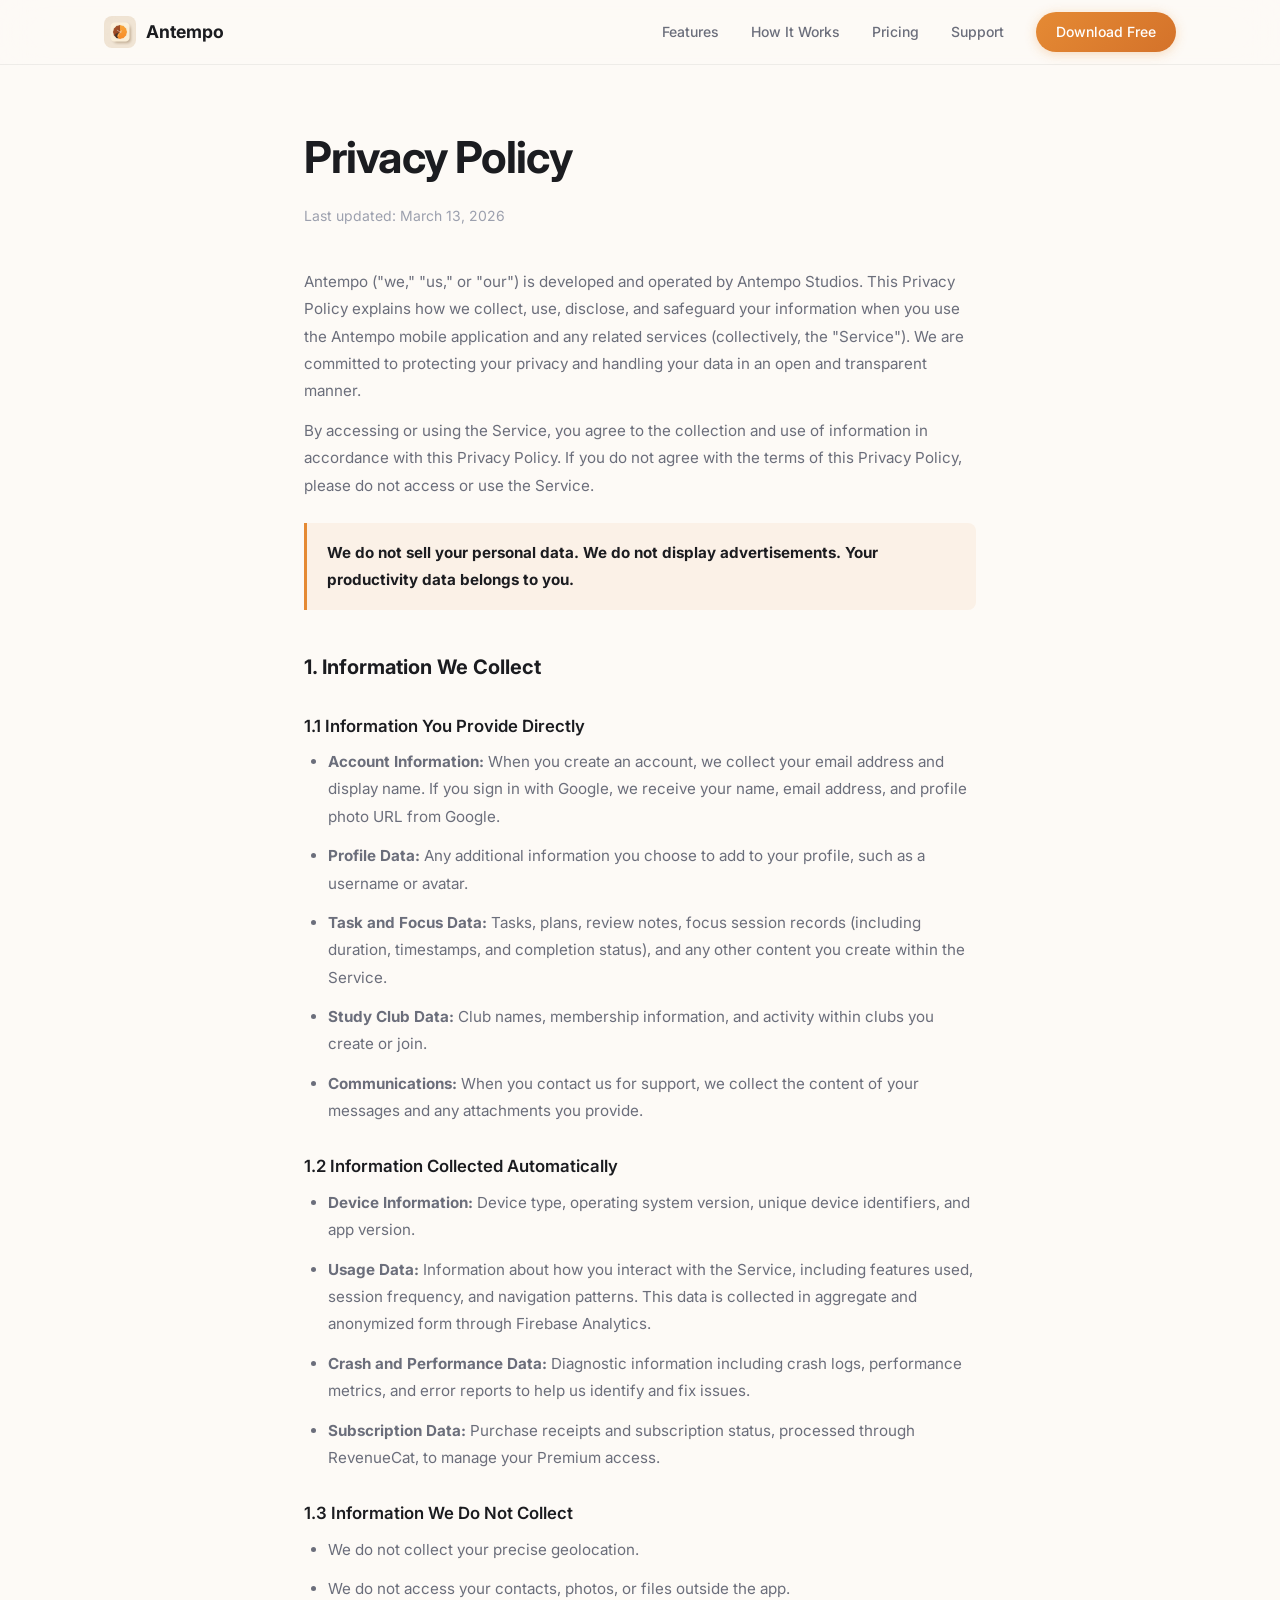
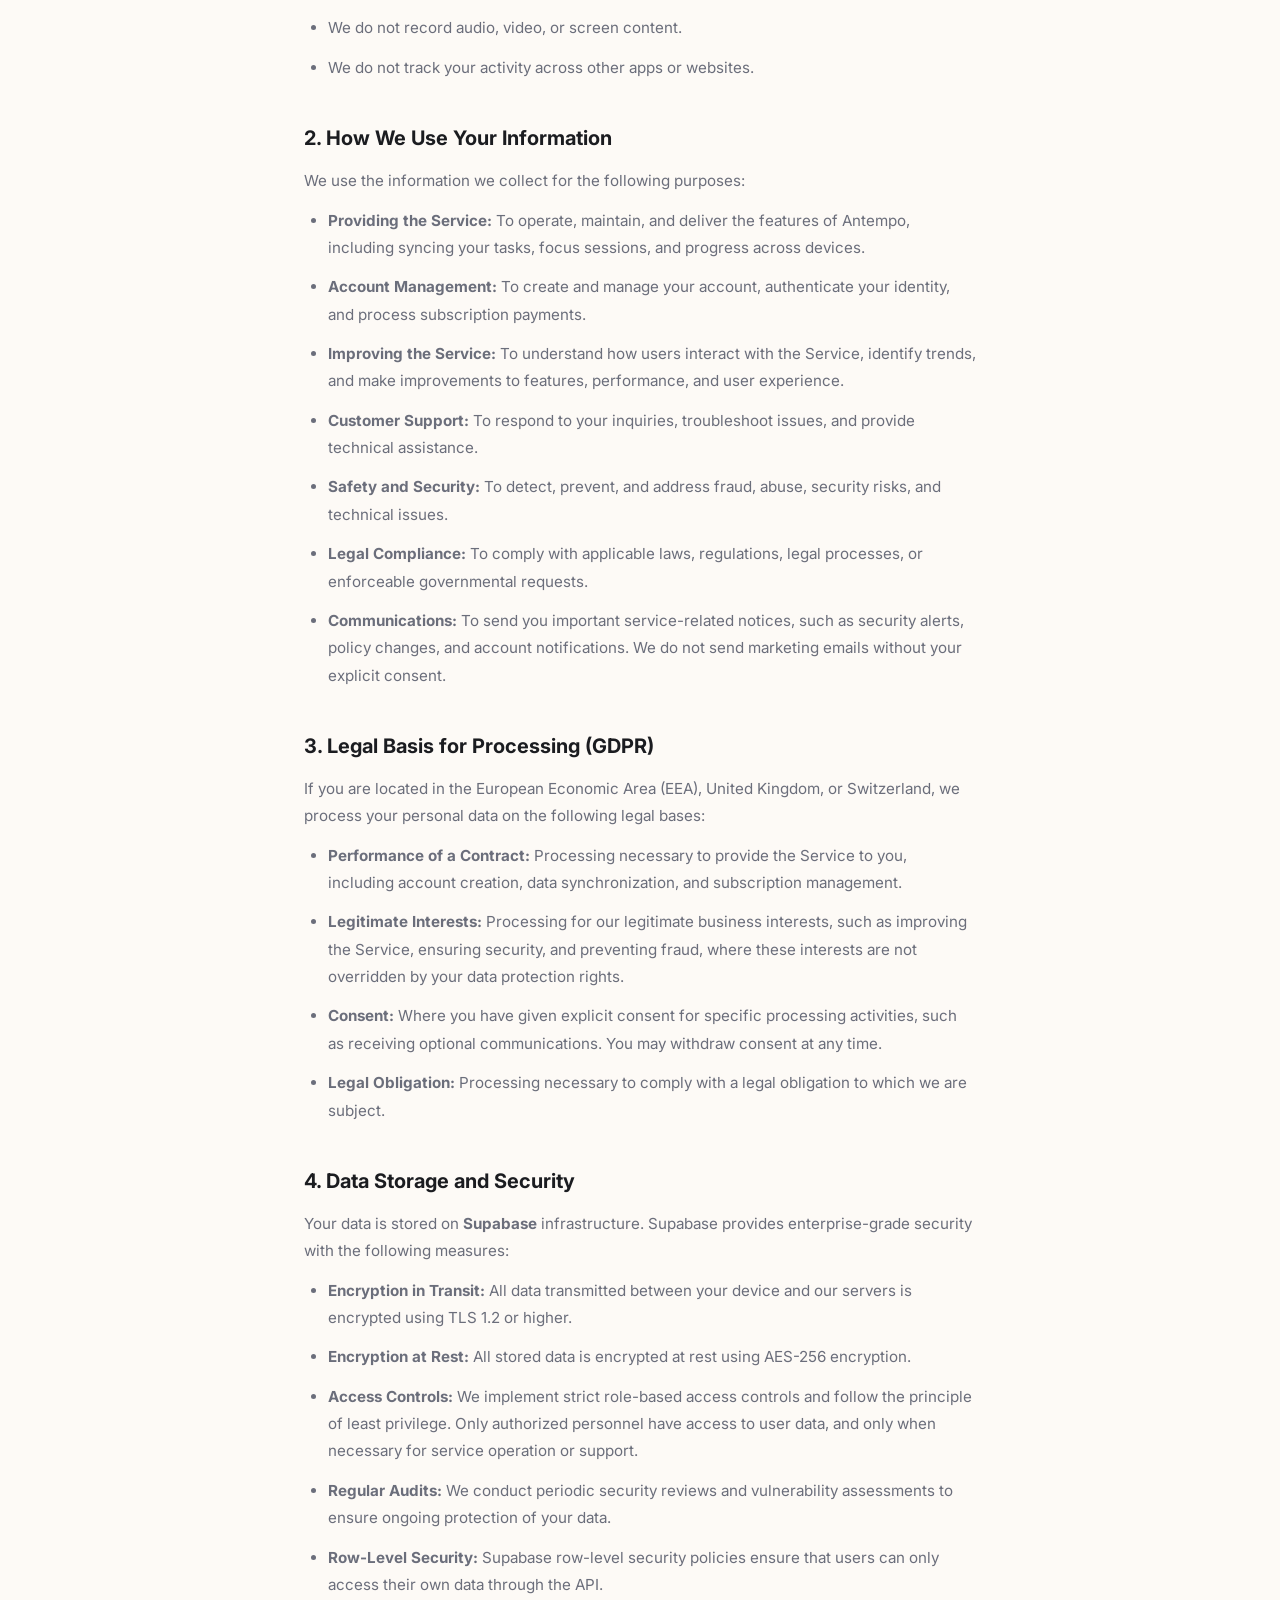
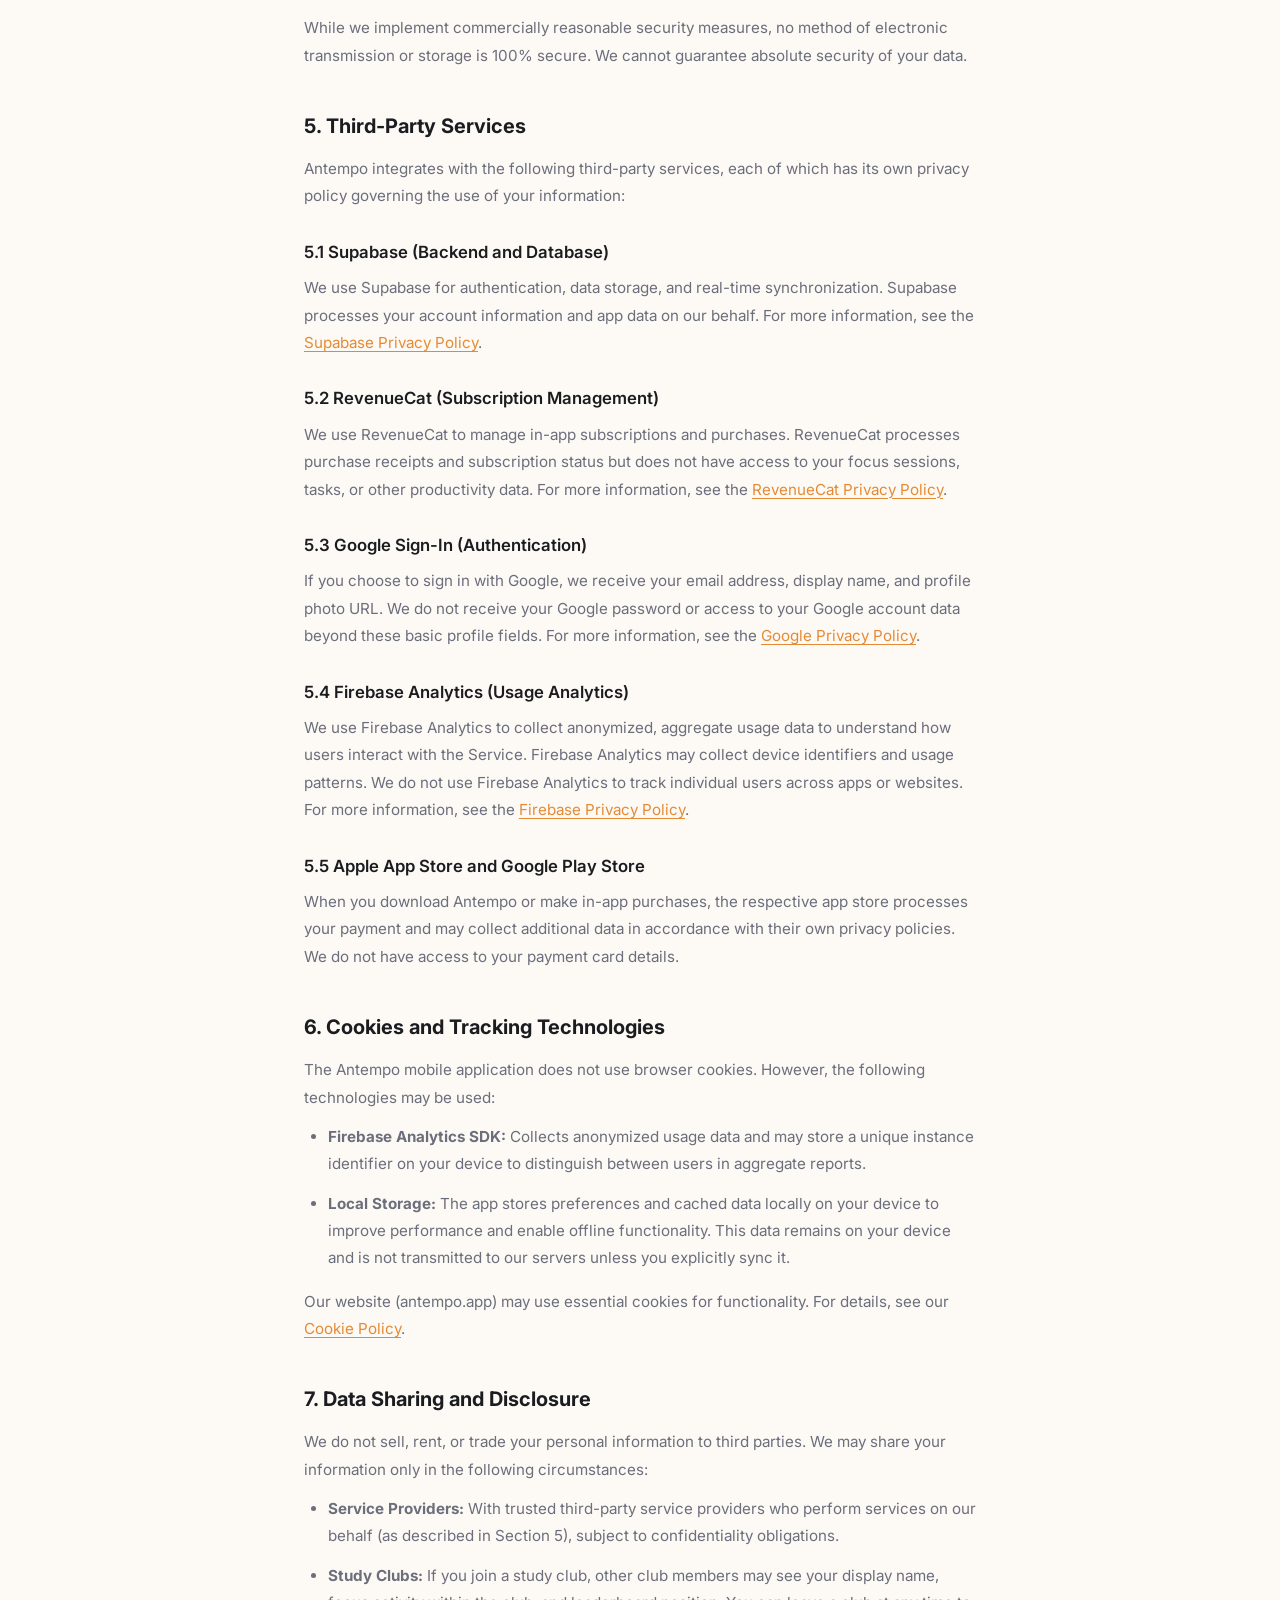
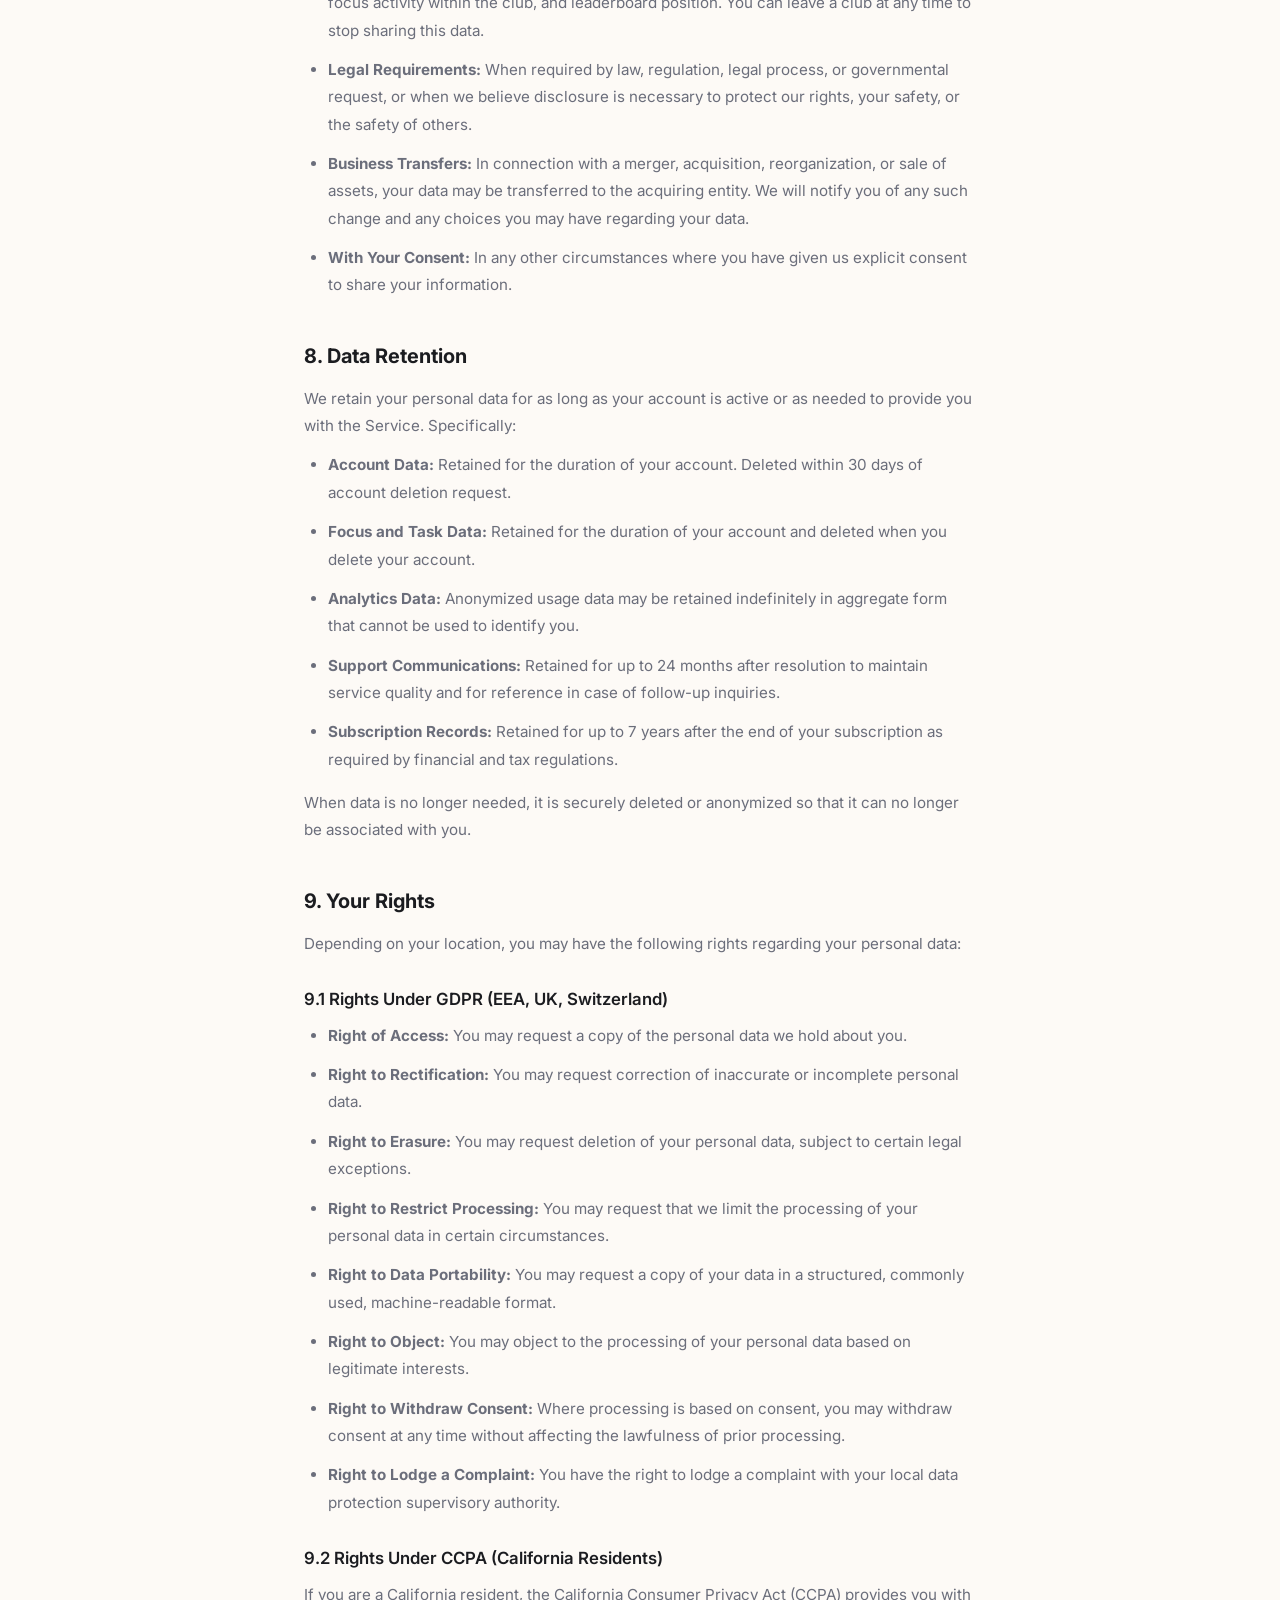
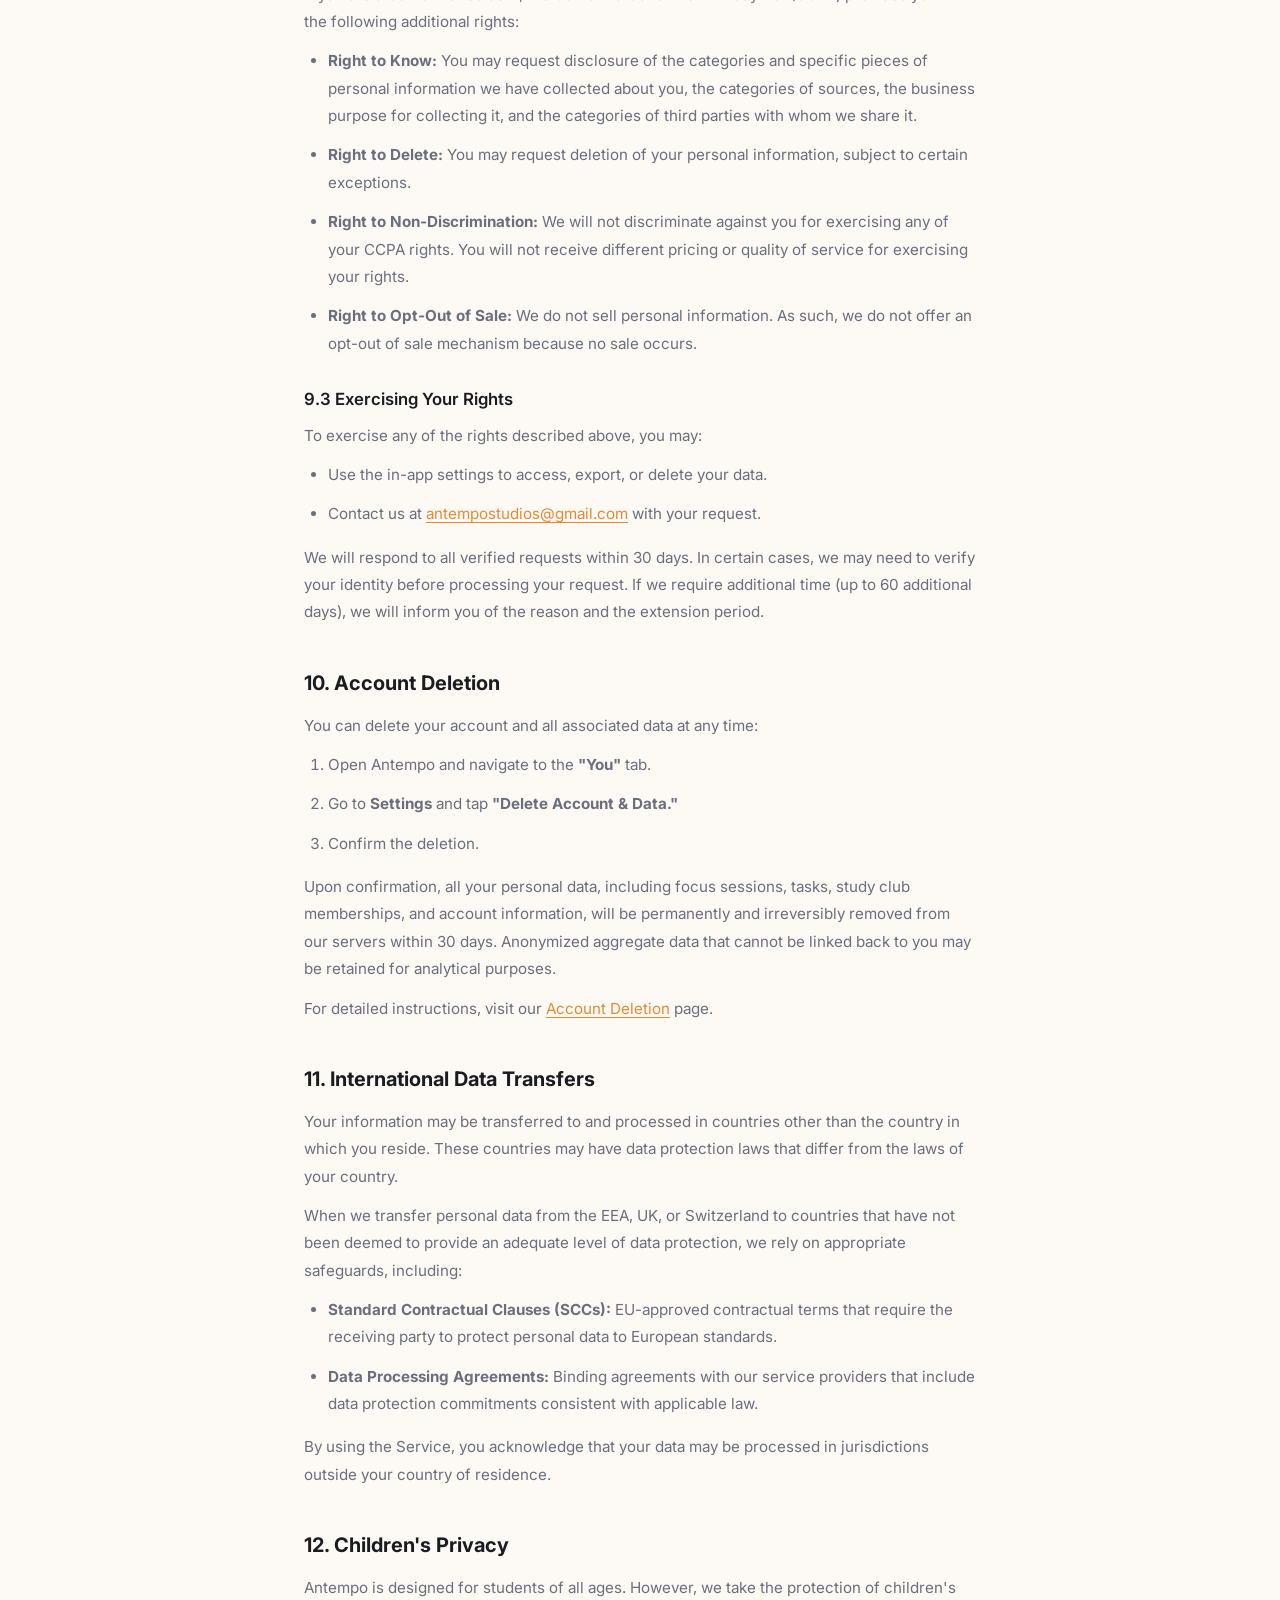
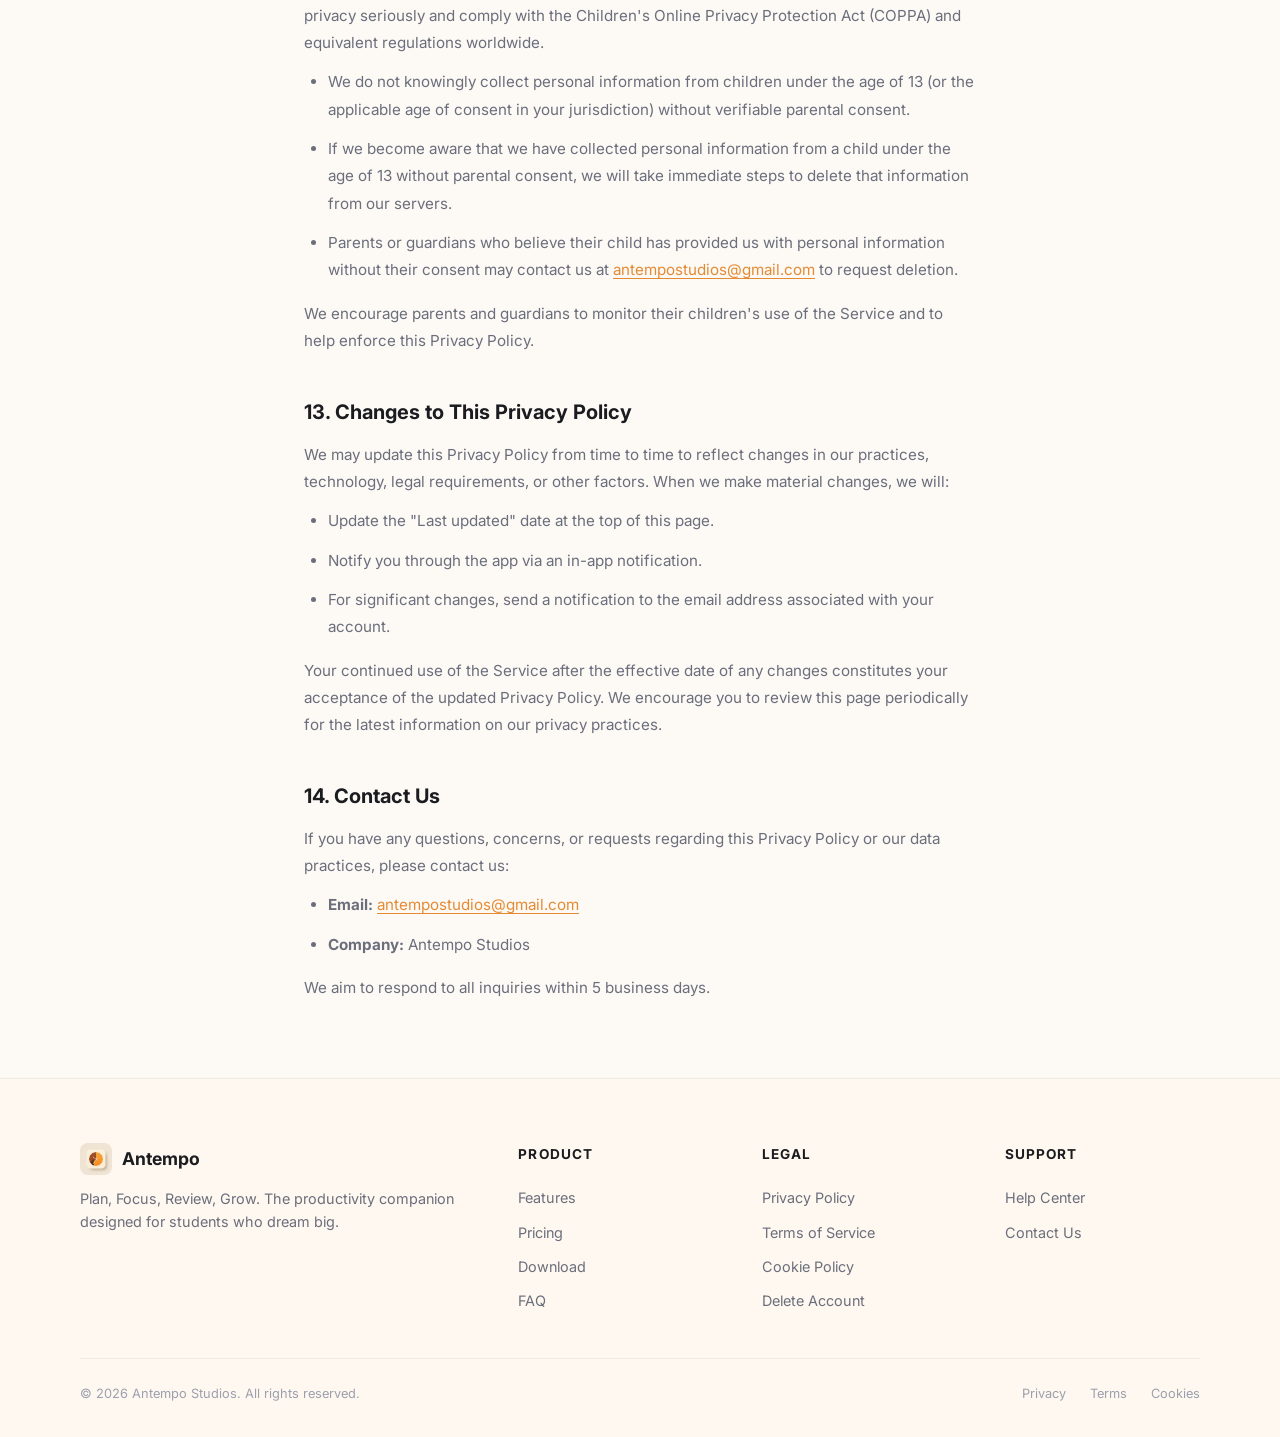
<file: privacy.html>
<!DOCTYPE html>
<html lang="en">
<head>
  <meta charset="UTF-8">
  <meta name="viewport" content="width=device-width, initial-scale=1.0">
  <title>Privacy Policy - Antempo</title>
  <meta name="description" content="Antempo Privacy Policy. Learn how we collect, use, and protect your personal data.">
  <link rel="preconnect" href="https://fonts.googleapis.com">
  <link rel="preconnect" href="https://fonts.gstatic.com" crossorigin>
  <link href="https://fonts.googleapis.com/css2?family=Inter:wght@400;500;600;700;800&display=swap" rel="stylesheet">
  <link rel="stylesheet" href="styles.css">
</head>
<body>

<!-- Navigation -->
<nav class="nav">
  <div class="nav__inner">
    <a href="/" class="nav__brand">
      <img src="logo.png" alt="Antempo" width="32" height="32">
      <span>Antempo</span>
    </a>
    <button class="nav__toggle" aria-label="Toggle menu" onclick="document.querySelector('.nav__links').classList.toggle('active')">
      <svg viewBox="0 0 24 24" fill="none" stroke-width="2" stroke-linecap="round"><line x1="3" y1="6" x2="21" y2="6"/><line x1="3" y1="12" x2="21" y2="12"/><line x1="3" y1="18" x2="21" y2="18"/></svg>
    </button>
    <div class="nav__links">
      <a href="index.html#features">Features</a>
      <a href="index.html#how-it-works">How It Works</a>
      <a href="index.html#pricing">Pricing</a>
      <a href="support.html">Support</a>
      <a href="index.html#download" class="nav__cta">Download Free</a>
    </div>
  </div>
</nav>

<!-- Privacy Policy -->
<main class="legal">
  <div class="container--narrow">
    <h1>Privacy Policy</h1>
    <p class="last-updated">Last updated: March 13, 2026</p>

    <p>Antempo ("we," "us," or "our") is developed and operated by Antempo Studios. This Privacy Policy explains how we collect, use, disclose, and safeguard your information when you use the Antempo mobile application and any related services (collectively, the "Service"). We are committed to protecting your privacy and handling your data in an open and transparent manner.</p>

    <p>By accessing or using the Service, you agree to the collection and use of information in accordance with this Privacy Policy. If you do not agree with the terms of this Privacy Policy, please do not access or use the Service.</p>

    <div class="highlight-box">
      <p><strong>We do not sell your personal data. We do not display advertisements. Your productivity data belongs to you.</strong></p>
    </div>

    <!-- 1. Information We Collect -->
    <h2>1. Information We Collect</h2>

    <h3>1.1 Information You Provide Directly</h3>
    <ul>
      <li><strong>Account Information:</strong> When you create an account, we collect your email address and display name. If you sign in with Google, we receive your name, email address, and profile photo URL from Google.</li>
      <li><strong>Profile Data:</strong> Any additional information you choose to add to your profile, such as a username or avatar.</li>
      <li><strong>Task and Focus Data:</strong> Tasks, plans, review notes, focus session records (including duration, timestamps, and completion status), and any other content you create within the Service.</li>
      <li><strong>Study Club Data:</strong> Club names, membership information, and activity within clubs you create or join.</li>
      <li><strong>Communications:</strong> When you contact us for support, we collect the content of your messages and any attachments you provide.</li>
    </ul>

    <h3>1.2 Information Collected Automatically</h3>
    <ul>
      <li><strong>Device Information:</strong> Device type, operating system version, unique device identifiers, and app version.</li>
      <li><strong>Usage Data:</strong> Information about how you interact with the Service, including features used, session frequency, and navigation patterns. This data is collected in aggregate and anonymized form through Firebase Analytics.</li>
      <li><strong>Crash and Performance Data:</strong> Diagnostic information including crash logs, performance metrics, and error reports to help us identify and fix issues.</li>
      <li><strong>Subscription Data:</strong> Purchase receipts and subscription status, processed through RevenueCat, to manage your Premium access.</li>
    </ul>

    <h3>1.3 Information We Do Not Collect</h3>
    <ul>
      <li>We do not collect your precise geolocation.</li>
      <li>We do not access your contacts, photos, or files outside the app.</li>
      <li>We do not record audio, video, or screen content.</li>
      <li>We do not track your activity across other apps or websites.</li>
    </ul>

    <!-- 2. How We Use Your Information -->
    <h2>2. How We Use Your Information</h2>
    <p>We use the information we collect for the following purposes:</p>
    <ul>
      <li><strong>Providing the Service:</strong> To operate, maintain, and deliver the features of Antempo, including syncing your tasks, focus sessions, and progress across devices.</li>
      <li><strong>Account Management:</strong> To create and manage your account, authenticate your identity, and process subscription payments.</li>
      <li><strong>Improving the Service:</strong> To understand how users interact with the Service, identify trends, and make improvements to features, performance, and user experience.</li>
      <li><strong>Customer Support:</strong> To respond to your inquiries, troubleshoot issues, and provide technical assistance.</li>
      <li><strong>Safety and Security:</strong> To detect, prevent, and address fraud, abuse, security risks, and technical issues.</li>
      <li><strong>Legal Compliance:</strong> To comply with applicable laws, regulations, legal processes, or enforceable governmental requests.</li>
      <li><strong>Communications:</strong> To send you important service-related notices, such as security alerts, policy changes, and account notifications. We do not send marketing emails without your explicit consent.</li>
    </ul>

    <!-- 3. Legal Basis for Processing -->
    <h2>3. Legal Basis for Processing (GDPR)</h2>
    <p>If you are located in the European Economic Area (EEA), United Kingdom, or Switzerland, we process your personal data on the following legal bases:</p>
    <ul>
      <li><strong>Performance of a Contract:</strong> Processing necessary to provide the Service to you, including account creation, data synchronization, and subscription management.</li>
      <li><strong>Legitimate Interests:</strong> Processing for our legitimate business interests, such as improving the Service, ensuring security, and preventing fraud, where these interests are not overridden by your data protection rights.</li>
      <li><strong>Consent:</strong> Where you have given explicit consent for specific processing activities, such as receiving optional communications. You may withdraw consent at any time.</li>
      <li><strong>Legal Obligation:</strong> Processing necessary to comply with a legal obligation to which we are subject.</li>
    </ul>

    <!-- 4. Data Storage and Security -->
    <h2>4. Data Storage and Security</h2>
    <p>Your data is stored on <strong>Supabase</strong> infrastructure. Supabase provides enterprise-grade security with the following measures:</p>
    <ul>
      <li><strong>Encryption in Transit:</strong> All data transmitted between your device and our servers is encrypted using TLS 1.2 or higher.</li>
      <li><strong>Encryption at Rest:</strong> All stored data is encrypted at rest using AES-256 encryption.</li>
      <li><strong>Access Controls:</strong> We implement strict role-based access controls and follow the principle of least privilege. Only authorized personnel have access to user data, and only when necessary for service operation or support.</li>
      <li><strong>Regular Audits:</strong> We conduct periodic security reviews and vulnerability assessments to ensure ongoing protection of your data.</li>
      <li><strong>Row-Level Security:</strong> Supabase row-level security policies ensure that users can only access their own data through the API.</li>
    </ul>
    <p>While we implement commercially reasonable security measures, no method of electronic transmission or storage is 100% secure. We cannot guarantee absolute security of your data.</p>

    <!-- 5. Third-Party Services -->
    <h2>5. Third-Party Services</h2>
    <p>Antempo integrates with the following third-party services, each of which has its own privacy policy governing the use of your information:</p>

    <h3>5.1 Supabase (Backend and Database)</h3>
    <p>We use Supabase for authentication, data storage, and real-time synchronization. Supabase processes your account information and app data on our behalf. For more information, see the <a href="https://supabase.com/privacy" target="_blank" rel="noopener">Supabase Privacy Policy</a>.</p>

    <h3>5.2 RevenueCat (Subscription Management)</h3>
    <p>We use RevenueCat to manage in-app subscriptions and purchases. RevenueCat processes purchase receipts and subscription status but does not have access to your focus sessions, tasks, or other productivity data. For more information, see the <a href="https://www.revenuecat.com/privacy" target="_blank" rel="noopener">RevenueCat Privacy Policy</a>.</p>

    <h3>5.3 Google Sign-In (Authentication)</h3>
    <p>If you choose to sign in with Google, we receive your email address, display name, and profile photo URL. We do not receive your Google password or access to your Google account data beyond these basic profile fields. For more information, see the <a href="https://policies.google.com/privacy" target="_blank" rel="noopener">Google Privacy Policy</a>.</p>

    <h3>5.4 Firebase Analytics (Usage Analytics)</h3>
    <p>We use Firebase Analytics to collect anonymized, aggregate usage data to understand how users interact with the Service. Firebase Analytics may collect device identifiers and usage patterns. We do not use Firebase Analytics to track individual users across apps or websites. For more information, see the <a href="https://firebase.google.com/support/privacy" target="_blank" rel="noopener">Firebase Privacy Policy</a>.</p>

    <h3>5.5 Apple App Store and Google Play Store</h3>
    <p>When you download Antempo or make in-app purchases, the respective app store processes your payment and may collect additional data in accordance with their own privacy policies. We do not have access to your payment card details.</p>

    <!-- 6. Cookies and Tracking Technologies -->
    <h2>6. Cookies and Tracking Technologies</h2>
    <p>The Antempo mobile application does not use browser cookies. However, the following technologies may be used:</p>
    <ul>
      <li><strong>Firebase Analytics SDK:</strong> Collects anonymized usage data and may store a unique instance identifier on your device to distinguish between users in aggregate reports.</li>
      <li><strong>Local Storage:</strong> The app stores preferences and cached data locally on your device to improve performance and enable offline functionality. This data remains on your device and is not transmitted to our servers unless you explicitly sync it.</li>
    </ul>
    <p>Our website (antempo.app) may use essential cookies for functionality. For details, see our <a href="cookies.html">Cookie Policy</a>.</p>

    <!-- 7. Data Sharing and Disclosure -->
    <h2>7. Data Sharing and Disclosure</h2>
    <p>We do not sell, rent, or trade your personal information to third parties. We may share your information only in the following circumstances:</p>
    <ul>
      <li><strong>Service Providers:</strong> With trusted third-party service providers who perform services on our behalf (as described in Section 5), subject to confidentiality obligations.</li>
      <li><strong>Study Clubs:</strong> If you join a study club, other club members may see your display name, focus activity within the club, and leaderboard position. You can leave a club at any time to stop sharing this data.</li>
      <li><strong>Legal Requirements:</strong> When required by law, regulation, legal process, or governmental request, or when we believe disclosure is necessary to protect our rights, your safety, or the safety of others.</li>
      <li><strong>Business Transfers:</strong> In connection with a merger, acquisition, reorganization, or sale of assets, your data may be transferred to the acquiring entity. We will notify you of any such change and any choices you may have regarding your data.</li>
      <li><strong>With Your Consent:</strong> In any other circumstances where you have given us explicit consent to share your information.</li>
    </ul>

    <!-- 8. Data Retention -->
    <h2>8. Data Retention</h2>
    <p>We retain your personal data for as long as your account is active or as needed to provide you with the Service. Specifically:</p>
    <ul>
      <li><strong>Account Data:</strong> Retained for the duration of your account. Deleted within 30 days of account deletion request.</li>
      <li><strong>Focus and Task Data:</strong> Retained for the duration of your account and deleted when you delete your account.</li>
      <li><strong>Analytics Data:</strong> Anonymized usage data may be retained indefinitely in aggregate form that cannot be used to identify you.</li>
      <li><strong>Support Communications:</strong> Retained for up to 24 months after resolution to maintain service quality and for reference in case of follow-up inquiries.</li>
      <li><strong>Subscription Records:</strong> Retained for up to 7 years after the end of your subscription as required by financial and tax regulations.</li>
    </ul>
    <p>When data is no longer needed, it is securely deleted or anonymized so that it can no longer be associated with you.</p>

    <!-- 9. Your Rights -->
    <h2>9. Your Rights</h2>
    <p>Depending on your location, you may have the following rights regarding your personal data:</p>

    <h3>9.1 Rights Under GDPR (EEA, UK, Switzerland)</h3>
    <ul>
      <li><strong>Right of Access:</strong> You may request a copy of the personal data we hold about you.</li>
      <li><strong>Right to Rectification:</strong> You may request correction of inaccurate or incomplete personal data.</li>
      <li><strong>Right to Erasure:</strong> You may request deletion of your personal data, subject to certain legal exceptions.</li>
      <li><strong>Right to Restrict Processing:</strong> You may request that we limit the processing of your personal data in certain circumstances.</li>
      <li><strong>Right to Data Portability:</strong> You may request a copy of your data in a structured, commonly used, machine-readable format.</li>
      <li><strong>Right to Object:</strong> You may object to the processing of your personal data based on legitimate interests.</li>
      <li><strong>Right to Withdraw Consent:</strong> Where processing is based on consent, you may withdraw consent at any time without affecting the lawfulness of prior processing.</li>
      <li><strong>Right to Lodge a Complaint:</strong> You have the right to lodge a complaint with your local data protection supervisory authority.</li>
    </ul>

    <h3>9.2 Rights Under CCPA (California Residents)</h3>
    <p>If you are a California resident, the California Consumer Privacy Act (CCPA) provides you with the following additional rights:</p>
    <ul>
      <li><strong>Right to Know:</strong> You may request disclosure of the categories and specific pieces of personal information we have collected about you, the categories of sources, the business purpose for collecting it, and the categories of third parties with whom we share it.</li>
      <li><strong>Right to Delete:</strong> You may request deletion of your personal information, subject to certain exceptions.</li>
      <li><strong>Right to Non-Discrimination:</strong> We will not discriminate against you for exercising any of your CCPA rights. You will not receive different pricing or quality of service for exercising your rights.</li>
      <li><strong>Right to Opt-Out of Sale:</strong> We do not sell personal information. As such, we do not offer an opt-out of sale mechanism because no sale occurs.</li>
    </ul>

    <h3>9.3 Exercising Your Rights</h3>
    <p>To exercise any of the rights described above, you may:</p>
    <ul>
      <li>Use the in-app settings to access, export, or delete your data.</li>
      <li>Contact us at <a href="mailto:antempostudios@gmail.com">antempostudios@gmail.com</a> with your request.</li>
    </ul>
    <p>We will respond to all verified requests within 30 days. In certain cases, we may need to verify your identity before processing your request. If we require additional time (up to 60 additional days), we will inform you of the reason and the extension period.</p>

    <!-- 10. Account Deletion -->
    <h2>10. Account Deletion</h2>
    <p>You can delete your account and all associated data at any time:</p>
    <ol>
      <li>Open Antempo and navigate to the <strong>"You"</strong> tab.</li>
      <li>Go to <strong>Settings</strong> and tap <strong>"Delete Account &amp; Data."</strong></li>
      <li>Confirm the deletion.</li>
    </ol>
    <p>Upon confirmation, all your personal data, including focus sessions, tasks, study club memberships, and account information, will be permanently and irreversibly removed from our servers within 30 days. Anonymized aggregate data that cannot be linked back to you may be retained for analytical purposes.</p>
    <p>For detailed instructions, visit our <a href="account-deletion.html">Account Deletion</a> page.</p>

    <!-- 11. International Data Transfers -->
    <h2>11. International Data Transfers</h2>
    <p>Your information may be transferred to and processed in countries other than the country in which you reside. These countries may have data protection laws that differ from the laws of your country.</p>
    <p>When we transfer personal data from the EEA, UK, or Switzerland to countries that have not been deemed to provide an adequate level of data protection, we rely on appropriate safeguards, including:</p>
    <ul>
      <li><strong>Standard Contractual Clauses (SCCs):</strong> EU-approved contractual terms that require the receiving party to protect personal data to European standards.</li>
      <li><strong>Data Processing Agreements:</strong> Binding agreements with our service providers that include data protection commitments consistent with applicable law.</li>
    </ul>
    <p>By using the Service, you acknowledge that your data may be processed in jurisdictions outside your country of residence.</p>

    <!-- 12. Children's Privacy -->
    <h2>12. Children's Privacy</h2>
    <p>Antempo is designed for students of all ages. However, we take the protection of children's privacy seriously and comply with the Children's Online Privacy Protection Act (COPPA) and equivalent regulations worldwide.</p>
    <ul>
      <li>We do not knowingly collect personal information from children under the age of 13 (or the applicable age of consent in your jurisdiction) without verifiable parental consent.</li>
      <li>If we become aware that we have collected personal information from a child under the age of 13 without parental consent, we will take immediate steps to delete that information from our servers.</li>
      <li>Parents or guardians who believe their child has provided us with personal information without their consent may contact us at <a href="mailto:antempostudios@gmail.com">antempostudios@gmail.com</a> to request deletion.</li>
    </ul>
    <p>We encourage parents and guardians to monitor their children's use of the Service and to help enforce this Privacy Policy.</p>

    <!-- 13. Changes to This Privacy Policy -->
    <h2>13. Changes to This Privacy Policy</h2>
    <p>We may update this Privacy Policy from time to time to reflect changes in our practices, technology, legal requirements, or other factors. When we make material changes, we will:</p>
    <ul>
      <li>Update the "Last updated" date at the top of this page.</li>
      <li>Notify you through the app via an in-app notification.</li>
      <li>For significant changes, send a notification to the email address associated with your account.</li>
    </ul>
    <p>Your continued use of the Service after the effective date of any changes constitutes your acceptance of the updated Privacy Policy. We encourage you to review this page periodically for the latest information on our privacy practices.</p>

    <!-- 14. Contact Us -->
    <h2>14. Contact Us</h2>
    <p>If you have any questions, concerns, or requests regarding this Privacy Policy or our data practices, please contact us:</p>
    <ul>
      <li><strong>Email:</strong> <a href="mailto:antempostudios@gmail.com">antempostudios@gmail.com</a></li>
      <li><strong>Company:</strong> Antempo Studios</li>
    </ul>
    <p>We aim to respond to all inquiries within 5 business days.</p>

  </div>
</main>

<!-- Footer -->
<footer class="footer">
  <div class="footer__grid">
    <div>
      <div class="nav__brand"><img src="logo.png" alt="Antempo" width="28" height="28"><span>Antempo</span></div>
      <p class="footer__brand-desc">Plan, Focus, Review, Grow. The productivity companion designed for students who dream big.</p>
    </div>
    <div class="footer__col">
      <div class="footer__col-title">Product</div>
      <a href="index.html#features">Features</a>
      <a href="index.html#pricing">Pricing</a>
      <a href="index.html#download">Download</a>
      <a href="index.html#faq">FAQ</a>
    </div>
    <div class="footer__col">
      <div class="footer__col-title">Legal</div>
      <a href="privacy.html">Privacy Policy</a>
      <a href="terms.html">Terms of Service</a>
      <a href="cookies.html">Cookie Policy</a>
      <a href="account-deletion.html">Delete Account</a>
    </div>
    <div class="footer__col">
      <div class="footer__col-title">Support</div>
      <a href="support.html">Help Center</a>
      <a href="mailto:antempostudios@gmail.com">Contact Us</a>
    </div>
  </div>
  <div class="footer__bottom">
    <span>&copy; 2026 Antempo Studios. All rights reserved.</span>
    <div class="footer__bottom-links">
      <a href="privacy.html">Privacy</a>
      <a href="terms.html">Terms</a>
      <a href="cookies.html">Cookies</a>
    </div>
  </div>
</footer>

</body>
</html>
</file>
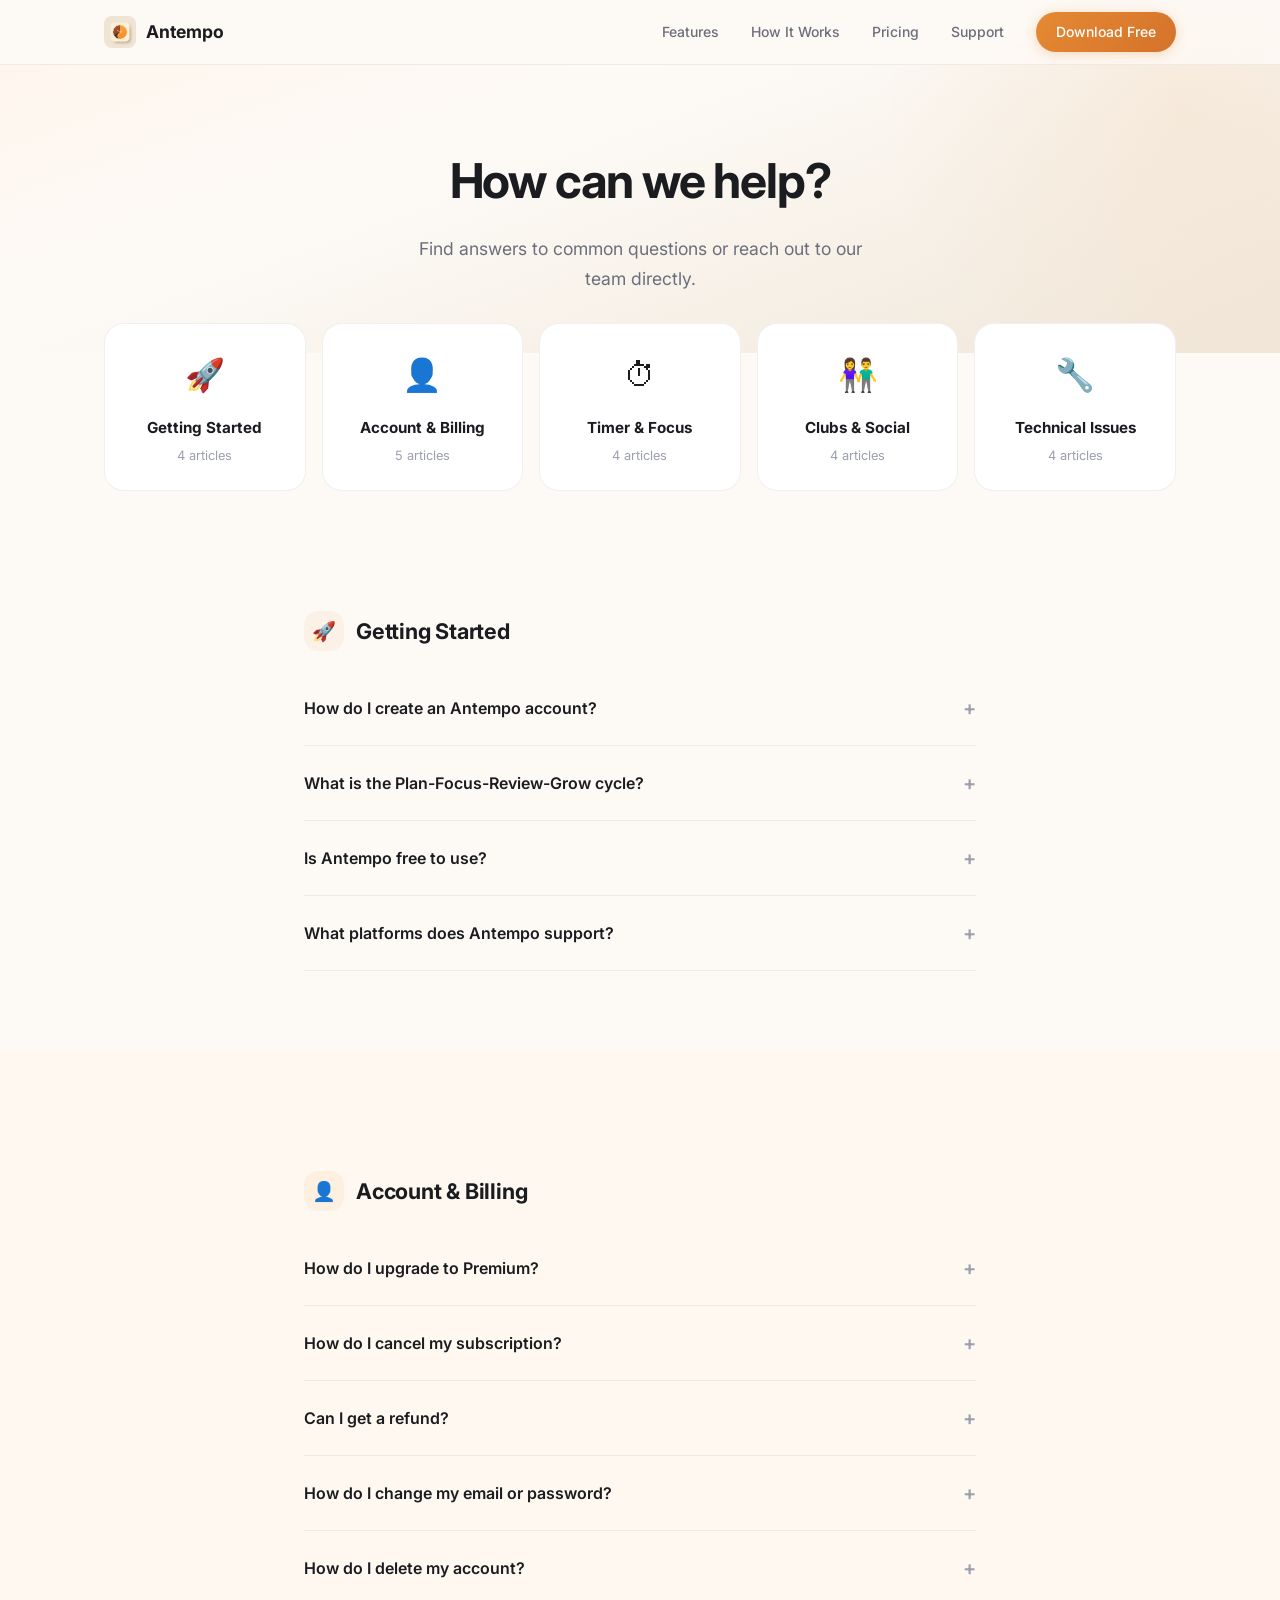
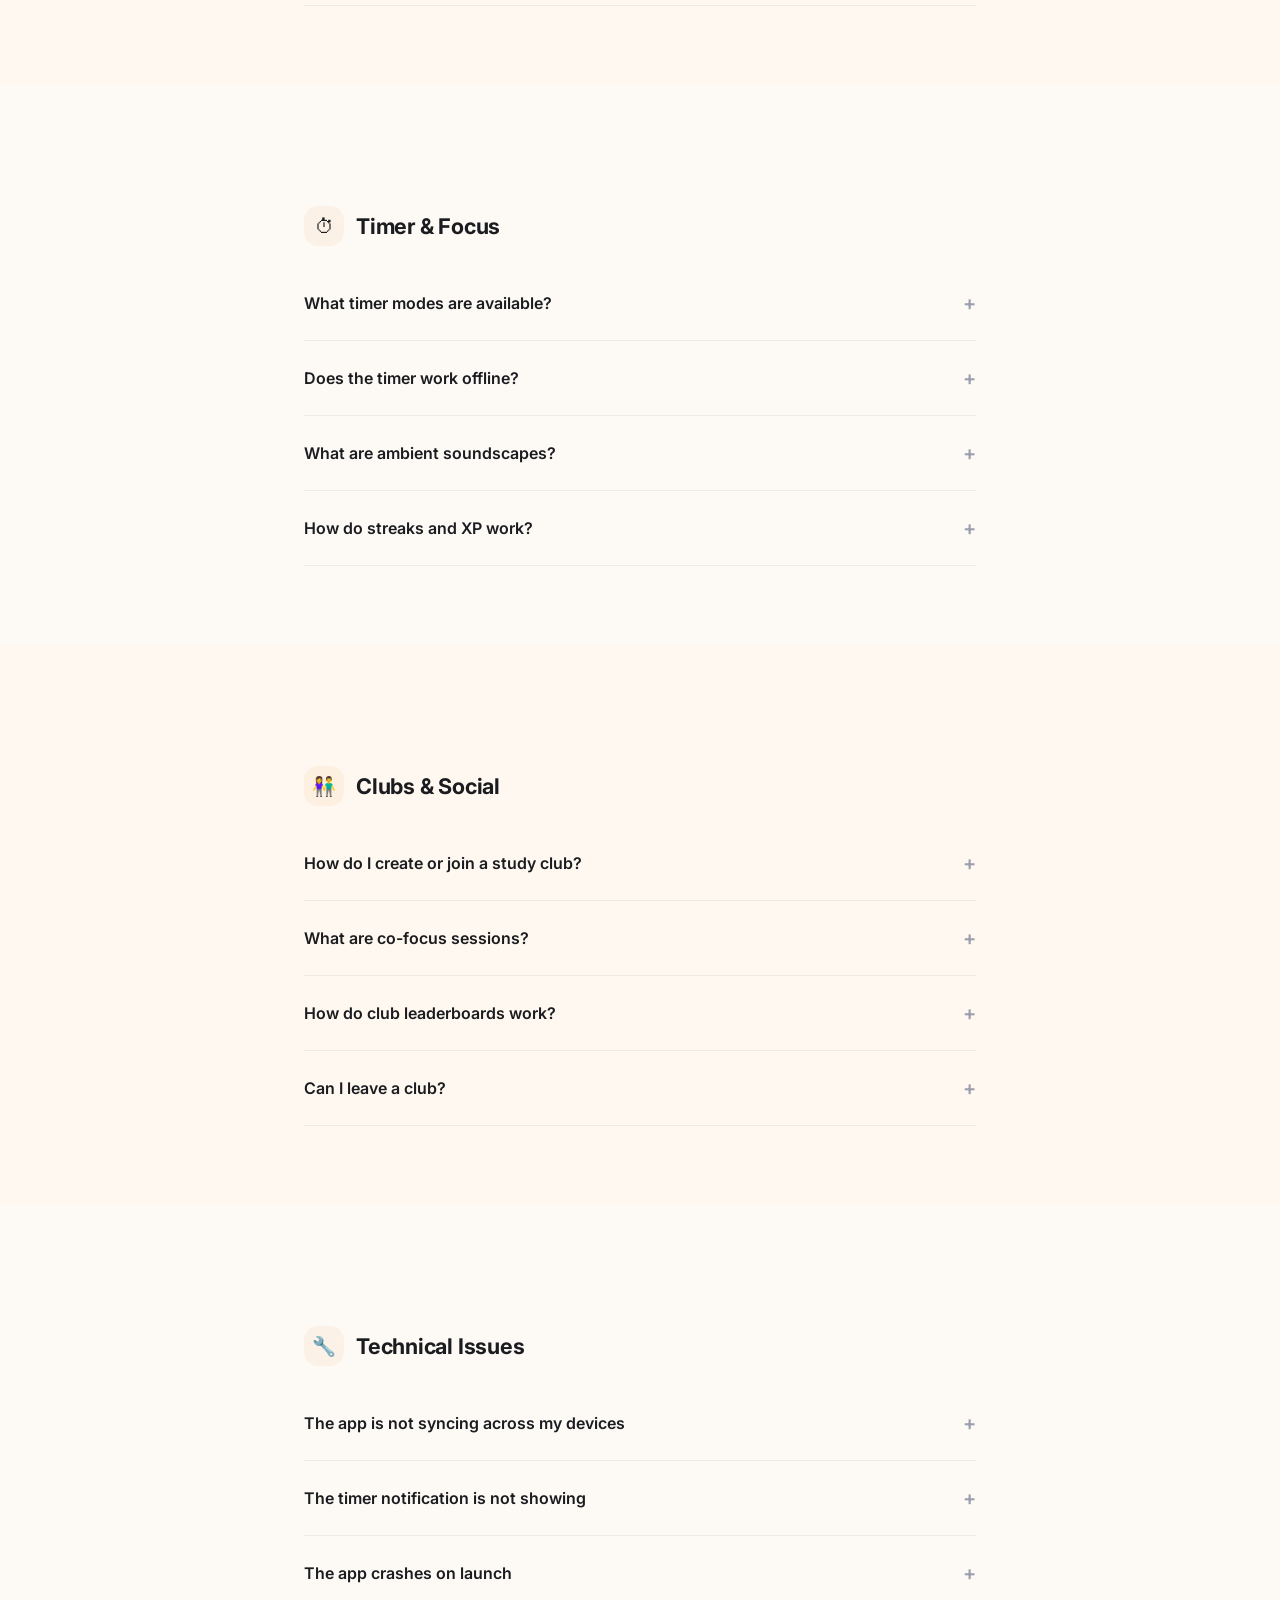
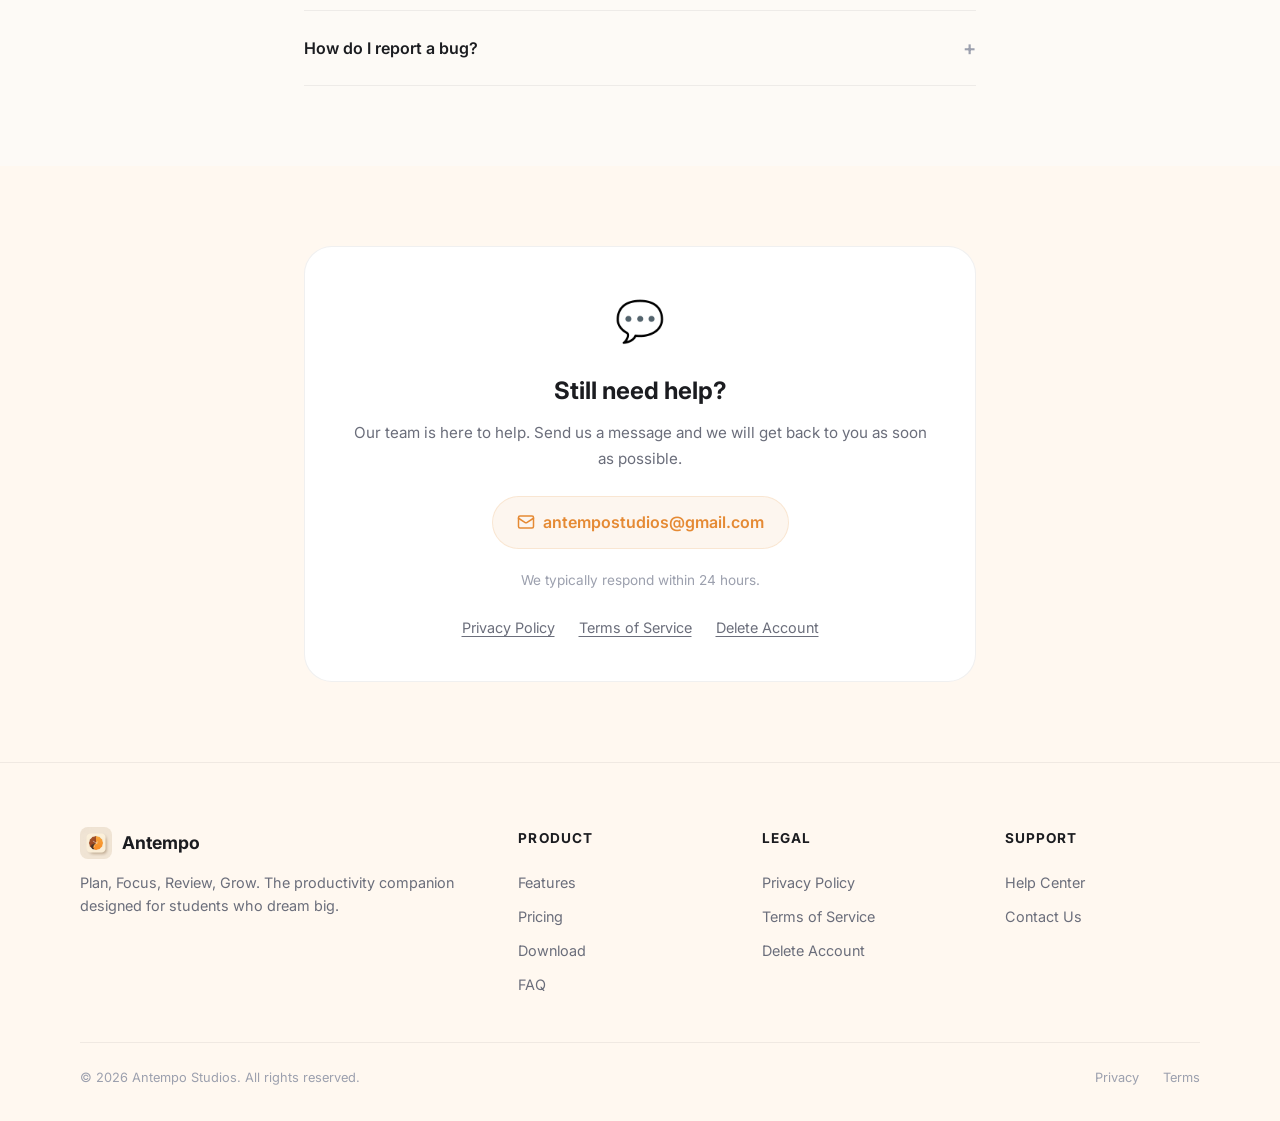
<file: support.html>
<!DOCTYPE html>
<html lang="en">
<head>
  <meta charset="UTF-8">
  <meta name="viewport" content="width=device-width, initial-scale=1.0">
  <title>Help Center - Antempo</title>
  <meta name="description" content="Get help with Antempo. Find answers to common questions about getting started, account management, timers, clubs, and technical issues.">
  <link rel="preconnect" href="https://fonts.googleapis.com">
  <link rel="preconnect" href="https://fonts.gstatic.com" crossorigin>
  <link href="https://fonts.googleapis.com/css2?family=Inter:wght@400;500;600;700;800&display=swap" rel="stylesheet">
  <link rel="stylesheet" href="styles.css">
  <style>
    /* Support-specific styles */
    .support-hero {
      padding: 140px 1.5rem 60px;
      background: var(--hero-gradient);
      text-align: center;
      position: relative;
      overflow: hidden;
    }
    .support-hero::before {
      content: '';
      position: absolute;
      top: -200px; right: -200px;
      width: 600px; height: 600px;
      border-radius: 50%;
      background: radial-gradient(circle, rgba(229,138,52,0.08) 0%, transparent 70%);
      pointer-events: none;
    }
    .support-hero__title {
      font-family: var(--font-display);
      font-size: clamp(2rem, 5vw, 3rem);
      font-weight: 700;
      letter-spacing: -0.025em;
      color: var(--fg);
      margin-bottom: 0.75rem;
    }
    .support-hero__subtitle {
      font-size: 1.1rem;
      color: var(--fg-muted);
      max-width: 480px;
      margin: 0 auto;
    }

    /* Category quick-links grid */
    .categories {
      display: grid;
      grid-template-columns: repeat(auto-fit, minmax(200px, 1fr));
      gap: 1rem;
      max-width: var(--max-w);
      margin: -30px auto 0;
      padding: 0 1.5rem;
      position: relative;
      z-index: 2;
    }
    .category-link {
      background: var(--surface);
      border: 1px solid var(--border);
      border-radius: var(--radius-lg);
      padding: 1.5rem;
      text-align: center;
      transition: all var(--transition);
      text-decoration: none;
      color: var(--fg);
    }
    .category-link:hover {
      transform: translateY(-4px);
      box-shadow: var(--shadow-lg);
      border-color: rgba(229,138,52,0.2);
      color: var(--fg);
    }
    .category-link__icon {
      font-size: 2rem;
      margin-bottom: 0.75rem;
    }
    .category-link__title {
      font-weight: 700;
      font-size: 0.95rem;
      margin-bottom: 0.25rem;
    }
    .category-link__count {
      font-size: 0.8rem;
      color: var(--fg-subtle);
    }

    /* FAQ sections */
    .faq-section {
      max-width: var(--max-w-narrow);
      margin: 0 auto;
      padding: 0 1.5rem;
    }
    .faq-section__header {
      display: flex;
      align-items: center;
      gap: 0.75rem;
      margin-bottom: 1.25rem;
      padding-top: 2.5rem;
    }
    .faq-section__icon {
      width: 40px; height: 40px;
      border-radius: var(--radius-md);
      background: var(--accent-bg);
      display: flex;
      align-items: center;
      justify-content: center;
      font-size: 1.2rem;
      flex-shrink: 0;
    }
    .faq-section__title {
      font-family: var(--font-display);
      font-size: 1.35rem;
      font-weight: 700;
      letter-spacing: -0.01em;
    }

    /* Contact card */
    .contact-section {
      max-width: var(--max-w-narrow);
      margin: 0 auto;
      padding: 4rem 1.5rem 0;
    }
    .contact-card {
      background: var(--surface);
      border: 1px solid var(--border);
      border-radius: var(--radius-xl);
      padding: 2.5rem;
      text-align: center;
    }
    .contact-card__title {
      font-family: var(--font-display);
      font-size: 1.5rem;
      font-weight: 700;
      margin-bottom: 0.5rem;
    }
    .contact-card__desc {
      font-size: 0.95rem;
      color: var(--fg-muted);
      margin-bottom: 1.5rem;
      line-height: 1.7;
    }
    .contact-card__email {
      display: inline-flex;
      align-items: center;
      gap: 8px;
      padding: 12px 24px;
      background: var(--accent-bg);
      border: 1px solid rgba(229,138,52,0.15);
      border-radius: 100px;
      font-weight: 600;
      font-size: 1rem;
      color: var(--accent);
      transition: all var(--transition);
    }
    .contact-card__email:hover {
      background: rgba(229,138,52,0.14);
      transform: translateY(-1px);
      color: #D4722A;
    }
    .contact-card__response {
      margin-top: 1.25rem;
      font-size: 0.85rem;
      color: var(--fg-subtle);
    }
    .contact-card__links {
      margin-top: 1.5rem;
      display: flex;
      gap: 1.5rem;
      justify-content: center;
      flex-wrap: wrap;
    }
    .contact-card__links a {
      font-size: 0.9rem;
      color: var(--fg-muted);
      text-decoration: underline;
      text-underline-offset: 3px;
    }

    @media (max-width: 768px) {
      .support-hero { padding: 120px 1.25rem 50px; }
      .categories { grid-template-columns: repeat(2, 1fr); margin-top: -20px; }
    }
    @media (max-width: 480px) {
      .categories { grid-template-columns: 1fr; }
    }
  </style>
</head>
<body>

<!-- Navigation -->
<nav class="nav">
  <div class="nav__inner">
    <a href="index.html" class="nav__brand">
      <img src="logo.png" alt="Antempo" width="32" height="32">
      <span>Antempo</span>
    </a>
    <button class="nav__toggle" aria-label="Toggle menu" onclick="document.querySelector('.nav__links').classList.toggle('active')">
      <svg viewBox="0 0 24 24" fill="none" stroke-width="2" stroke-linecap="round"><line x1="3" y1="6" x2="21" y2="6"/><line x1="3" y1="12" x2="21" y2="12"/><line x1="3" y1="18" x2="21" y2="18"/></svg>
    </button>
    <div class="nav__links">
      <a href="index.html#features">Features</a>
      <a href="index.html#how-it-works">How It Works</a>
      <a href="index.html#pricing">Pricing</a>
      <a href="support.html">Support</a>
      <a href="index.html#download" class="nav__cta">Download Free</a>
    </div>
  </div>
</nav>

<!-- Hero -->
<section class="support-hero">
  <div class="container">
    <h1 class="support-hero__title">How can we help?</h1>
    <p class="support-hero__subtitle">Find answers to common questions or reach out to our team directly.</p>
  </div>
</section>

<!-- Quick Category Links -->
<div class="categories">
  <a href="#getting-started" class="category-link">
    <div class="category-link__icon">&#x1F680;</div>
    <div class="category-link__title">Getting Started</div>
    <div class="category-link__count">4 articles</div>
  </a>
  <a href="#account-billing" class="category-link">
    <div class="category-link__icon">&#x1F464;</div>
    <div class="category-link__title">Account &amp; Billing</div>
    <div class="category-link__count">5 articles</div>
  </a>
  <a href="#timer-focus" class="category-link">
    <div class="category-link__icon">&#x23F1;</div>
    <div class="category-link__title">Timer &amp; Focus</div>
    <div class="category-link__count">4 articles</div>
  </a>
  <a href="#clubs-social" class="category-link">
    <div class="category-link__icon">&#x1F46B;</div>
    <div class="category-link__title">Clubs &amp; Social</div>
    <div class="category-link__count">4 articles</div>
  </a>
  <a href="#technical" class="category-link">
    <div class="category-link__icon">&#x1F527;</div>
    <div class="category-link__title">Technical Issues</div>
    <div class="category-link__count">4 articles</div>
  </a>
</div>

<!-- Getting Started -->
<section class="section" id="getting-started">
  <div class="faq-section">
    <div class="faq-section__header">
      <div class="faq-section__icon">&#x1F680;</div>
      <h2 class="faq-section__title">Getting Started</h2>
    </div>
    <div class="faq-list" style="margin-top:0;">
      <details class="faq-item">
        <summary>How do I create an Antempo account?</summary>
        <p>Download Antempo from the App Store or Google Play. When you first open the app, you can sign up using your email address or tap "Continue with Google" for one-tap sign-in. Your account lets you sync data across all your devices.</p>
      </details>
      <details class="faq-item">
        <summary>What is the Plan-Focus-Review-Grow cycle?</summary>
        <p>Antempo is built around a four-step productivity cycle. First, <strong>Plan</strong> your tasks and set priorities. Then <strong>Focus</strong> using the built-in timer. After each session, <strong>Review</strong> your progress with analytics. Finally, <strong>Grow</strong> by joining study clubs and tracking long-term streaks. This cycle is designed to build sustainable study habits.</p>
      </details>
      <details class="faq-item">
        <summary>Is Antempo free to use?</summary>
        <p>Yes. The free tier includes the Pomodoro timer, basic task management, daily statistics, one study club, and three ambient sounds. You can use Antempo indefinitely without paying. Premium ($3.99/month or $29.99/year) unlocks all timer modes, full analytics, unlimited clubs, all soundscapes, badges, and priority support.</p>
      </details>
      <details class="faq-item">
        <summary>What platforms does Antempo support?</summary>
        <p>Antempo is available on iOS, Android, macOS, and the web. Your data syncs automatically across all devices through your account. Core features like timers and tasks also work fully offline.</p>
      </details>
    </div>
  </div>
</section>

<!-- Account & Billing -->
<section class="section section--alt" id="account-billing">
  <div class="faq-section">
    <div class="faq-section__header">
      <div class="faq-section__icon">&#x1F464;</div>
      <h2 class="faq-section__title">Account &amp; Billing</h2>
    </div>
    <div class="faq-list" style="margin-top:0;">
      <details class="faq-item">
        <summary>How do I upgrade to Premium?</summary>
        <p>Open Antempo and go to the <strong>"You"</strong> tab. Tap <strong>"Upgrade to Premium"</strong> and choose between the monthly ($3.99/month) or yearly ($29.99/year) plan. Both include a 7-day free trial. Payment is processed through the App Store or Google Play.</p>
      </details>
      <details class="faq-item">
        <summary>How do I cancel my subscription?</summary>
        <p>Subscriptions are managed through your device's app store, not within Antempo itself. On <strong>iOS</strong>, go to Settings &gt; Apple ID &gt; Subscriptions &gt; Antempo &gt; Cancel. On <strong>Android</strong>, open Google Play &gt; Payments &amp; subscriptions &gt; Subscriptions &gt; Antempo &gt; Cancel. You will keep Premium access until the end of your current billing period.</p>
      </details>
      <details class="faq-item">
        <summary>Can I get a refund?</summary>
        <p>Refunds are handled by Apple or Google according to their respective refund policies. On iOS, visit <a href="https://reportaproblem.apple.com" target="_blank" rel="noopener">reportaproblem.apple.com</a>. On Android, open the Google Play app and go to your order history. If you have trouble, contact us and we will do our best to help.</p>
      </details>
      <details class="faq-item">
        <summary>How do I change my email or password?</summary>
        <p>Go to the <strong>"You"</strong> tab and tap <strong>Settings</strong>. Under <strong>Account</strong>, you can update your email address or reset your password. If you signed in with Google, your email is managed through your Google account.</p>
      </details>
      <details class="faq-item">
        <summary>How do I delete my account?</summary>
        <p>You can delete your account and all associated data from the app. Go to the <strong>"You"</strong> tab &gt; <strong>Settings</strong> &gt; <strong>"Delete Account &amp; Data"</strong>. For detailed step-by-step instructions, visit our <a href="account-deletion.html">Account Deletion</a> page.</p>
      </details>
    </div>
  </div>
</section>

<!-- Timer & Focus -->
<section class="section" id="timer-focus">
  <div class="faq-section">
    <div class="faq-section__header">
      <div class="faq-section__icon">&#x23F1;</div>
      <h2 class="faq-section__title">Timer &amp; Focus</h2>
    </div>
    <div class="faq-list" style="margin-top:0;">
      <details class="faq-item">
        <summary>What timer modes are available?</summary>
        <p>Antempo offers several timer modes. <strong>Pomodoro</strong> (25 min focus / 5 min break) is available on the free tier. Premium unlocks <strong>Deep Focus</strong> (52/17), <strong>Custom</strong> intervals (set your own work and break durations), and <strong>Infinite</strong> mode (focus until you decide to stop). Each mode tracks your time and awards XP.</p>
      </details>
      <details class="faq-item">
        <summary>Does the timer work offline?</summary>
        <p>Yes. The timer runs entirely on your device and does not require an internet connection. Your session data will be saved locally and synced to your account once you reconnect.</p>
      </details>
      <details class="faq-item">
        <summary>What are ambient soundscapes?</summary>
        <p>Ambient soundscapes are background audio tracks designed to help you concentrate. The free tier includes rain, library, and cafe. Premium unlocks additional environments like fireplace, ocean waves, forest, thunderstorm, and more. You can layer multiple sounds and adjust their individual volumes.</p>
      </details>
      <details class="faq-item">
        <summary>How do streaks and XP work?</summary>
        <p>You earn XP for every completed focus session. The amount depends on the duration and whether you completed the full interval without interruption. Consecutive daily sessions build your <strong>streak</strong>. Maintain your streak to climb the ranks from Beginner through Bronze, Silver, Gold, Platinum, Diamond, and Grandmaster.</p>
      </details>
    </div>
  </div>
</section>

<!-- Clubs & Social -->
<section class="section section--alt" id="clubs-social">
  <div class="faq-section">
    <div class="faq-section__header">
      <div class="faq-section__icon">&#x1F46B;</div>
      <h2 class="faq-section__title">Clubs &amp; Social</h2>
    </div>
    <div class="faq-list" style="margin-top:0;">
      <details class="faq-item">
        <summary>How do I create or join a study club?</summary>
        <p>To <strong>create</strong> a club, go to the <strong>Clubs</strong> tab and tap <strong>"Create Club"</strong>. Give it a name and share the invite code with friends. To <strong>join</strong> an existing club, tap <strong>"Join Club"</strong> and enter the code you received. Free users can join one club; Premium users can join unlimited clubs.</p>
      </details>
      <details class="faq-item">
        <summary>What are co-focus sessions?</summary>
        <p>Co-focus sessions let club members study together in real time. When a club member starts a session, others can see it and join. You will see who is currently focusing, creating a sense of shared accountability even when you are studying remotely.</p>
      </details>
      <details class="faq-item">
        <summary>How do club leaderboards work?</summary>
        <p>Club leaderboards rank members by total focus time each week. The leaderboard resets every Monday at midnight (your local time). Weekly challenges give bonus XP to the top three members. Leaderboards help make studying more engaging through friendly competition.</p>
      </details>
      <details class="faq-item">
        <summary>Can I leave a club?</summary>
        <p>Yes. Open the club, tap the settings icon, and select <strong>"Leave Club"</strong>. Your personal focus data stays on your account. If you are the club owner, ownership transfers to the next most active member automatically.</p>
      </details>
    </div>
  </div>
</section>

<!-- Technical Issues -->
<section class="section" id="technical">
  <div class="faq-section">
    <div class="faq-section__header">
      <div class="faq-section__icon">&#x1F527;</div>
      <h2 class="faq-section__title">Technical Issues</h2>
    </div>
    <div class="faq-list" style="margin-top:0;">
      <details class="faq-item">
        <summary>The app is not syncing across my devices</summary>
        <p>Make sure you are signed into the same account on all devices and have an active internet connection. Try pulling down on the main screen to force a sync. If the issue persists, sign out and sign back in. If problems continue, contact us with your account email and we will investigate.</p>
      </details>
      <details class="faq-item">
        <summary>The timer notification is not showing</summary>
        <p>Antempo needs notification permission to alert you when sessions end. On <strong>iOS</strong>, go to Settings &gt; Notifications &gt; Antempo and enable alerts. On <strong>Android</strong>, go to Settings &gt; Apps &gt; Antempo &gt; Notifications. Also ensure the app is not restricted by battery optimization settings, which can prevent background notifications.</p>
      </details>
      <details class="faq-item">
        <summary>The app crashes on launch</summary>
        <p>First, ensure you have the latest version of Antempo installed. Try force-closing the app and reopening it. If the problem continues, restart your device. As a last resort, uninstall and reinstall the app; your data is safely stored on our servers and will sync back when you sign in again.</p>
      </details>
      <details class="faq-item">
        <summary>How do I report a bug?</summary>
        <p>We appreciate bug reports. Send us an email at <a href="mailto:antempostudios@gmail.com">antempostudios@gmail.com</a> with: (1) a description of what happened, (2) the steps to reproduce it, (3) your device model and OS version, and (4) a screenshot if possible. We will investigate and get back to you promptly.</p>
      </details>
    </div>
  </div>
</section>

<!-- Contact Section -->
<section class="section section--alt">
  <div class="contact-section" style="padding-top:0;">
    <div class="contact-card">
      <div style="font-size:2.5rem;margin-bottom:1rem;">&#x1F4AC;</div>
      <h2 class="contact-card__title">Still need help?</h2>
      <p class="contact-card__desc">Our team is here to help. Send us a message and we will get back to you as soon as possible.</p>
      <a href="mailto:antempostudios@gmail.com" class="contact-card__email">
        <svg width="18" height="18" viewBox="0 0 24 24" fill="none" stroke="currentColor" stroke-width="2" stroke-linecap="round" stroke-linejoin="round"><rect x="2" y="4" width="20" height="16" rx="2"/><path d="m22 7-8.97 5.7a1.94 1.94 0 0 1-2.06 0L2 7"/></svg>
        antempostudios@gmail.com
      </a>
      <p class="contact-card__response">We typically respond within 24 hours.</p>
      <div class="contact-card__links">
        <a href="privacy.html">Privacy Policy</a>
        <a href="terms.html">Terms of Service</a>
        <a href="account-deletion.html">Delete Account</a>
      </div>
    </div>
  </div>
</section>

<!-- Footer -->
<footer class="footer">
  <div class="footer__grid">
    <div>
      <div class="nav__brand"><img src="logo.png" alt="Antempo" width="28" height="28"><span>Antempo</span></div>
      <p class="footer__brand-desc">Plan, Focus, Review, Grow. The productivity companion designed for students who dream big.</p>
    </div>
    <div class="footer__col">
      <div class="footer__col-title">Product</div>
      <a href="index.html#features">Features</a>
      <a href="index.html#pricing">Pricing</a>
      <a href="index.html#download">Download</a>
      <a href="index.html#faq">FAQ</a>
    </div>
    <div class="footer__col">
      <div class="footer__col-title">Legal</div>
      <a href="privacy.html">Privacy Policy</a>
      <a href="terms.html">Terms of Service</a>
      <a href="account-deletion.html">Delete Account</a>
    </div>
    <div class="footer__col">
      <div class="footer__col-title">Support</div>
      <a href="support.html">Help Center</a>
      <a href="mailto:antempostudios@gmail.com">Contact Us</a>
    </div>
  </div>
  <div class="footer__bottom">
    <span>&copy; 2026 Antempo Studios. All rights reserved.</span>
    <div class="footer__bottom-links">
      <a href="privacy.html">Privacy</a>
      <a href="terms.html">Terms</a>
    </div>
  </div>
</footer>

</body>
</html>
</file>
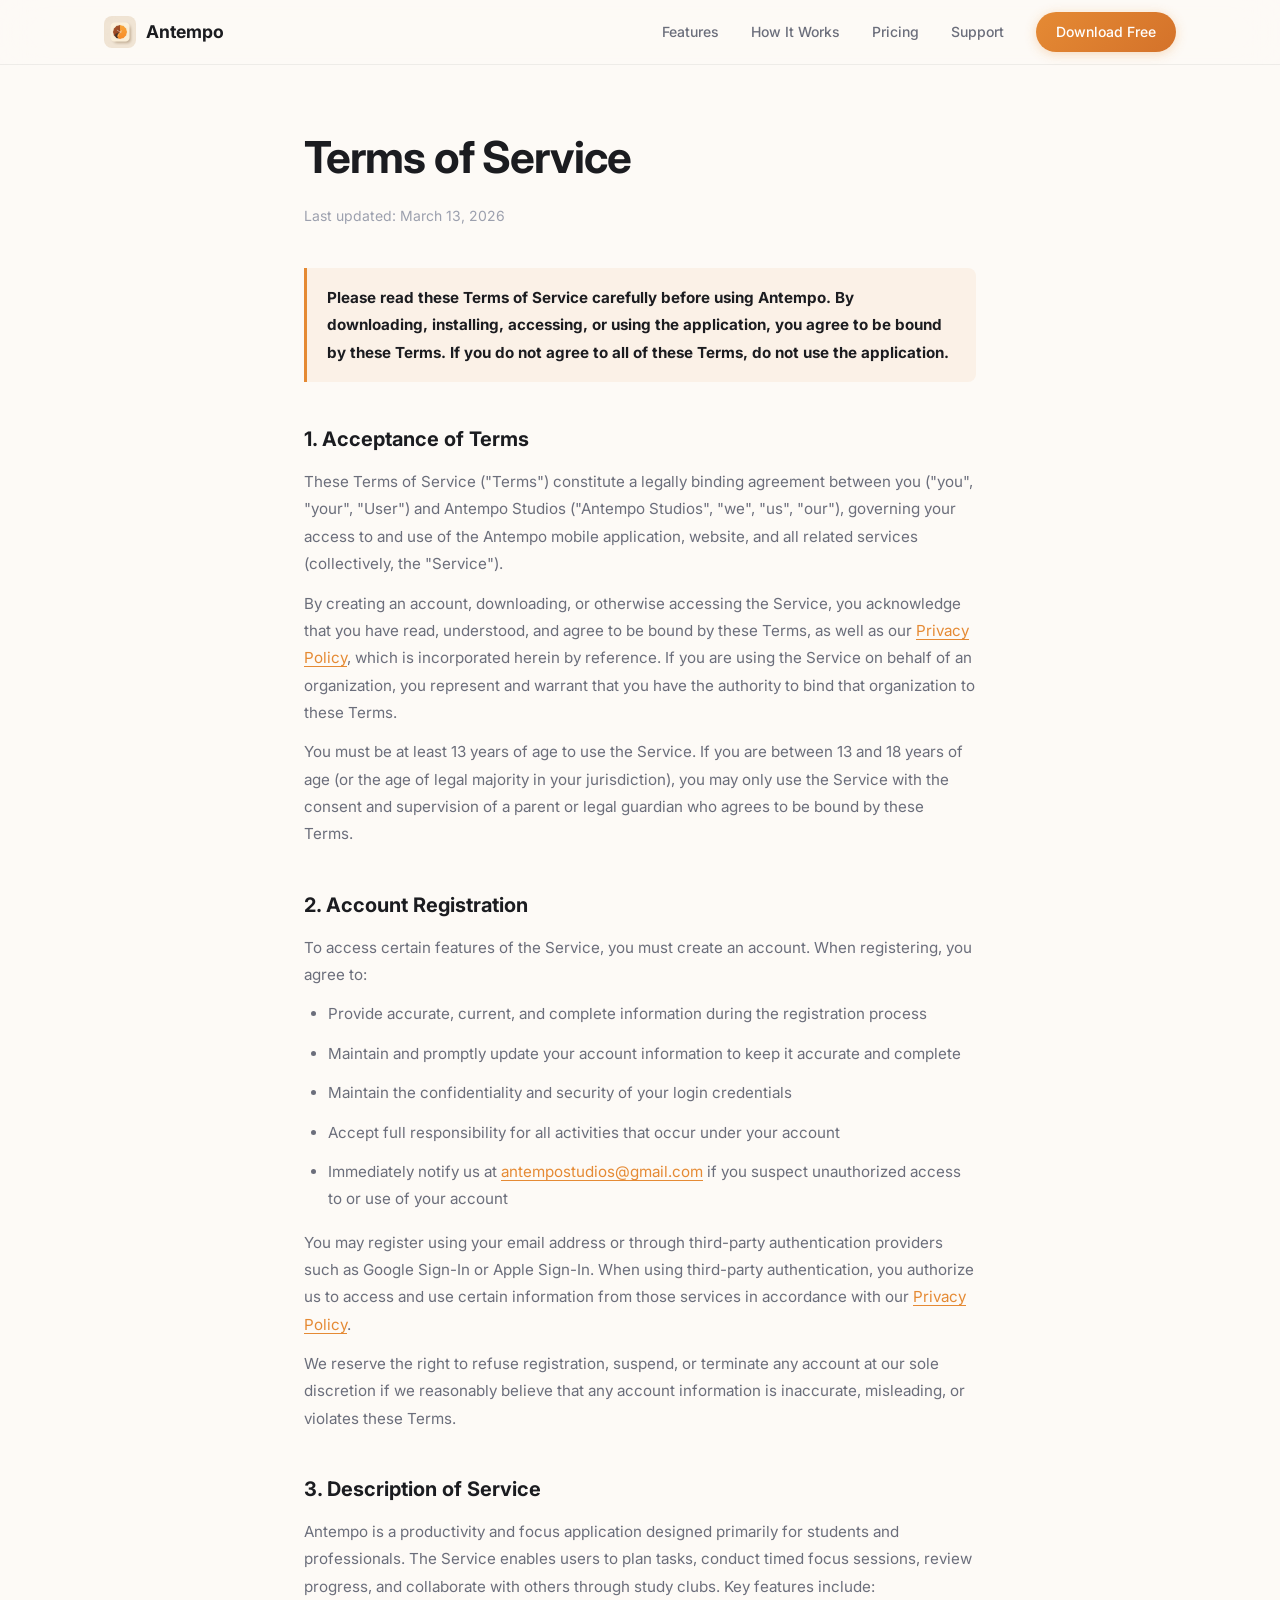
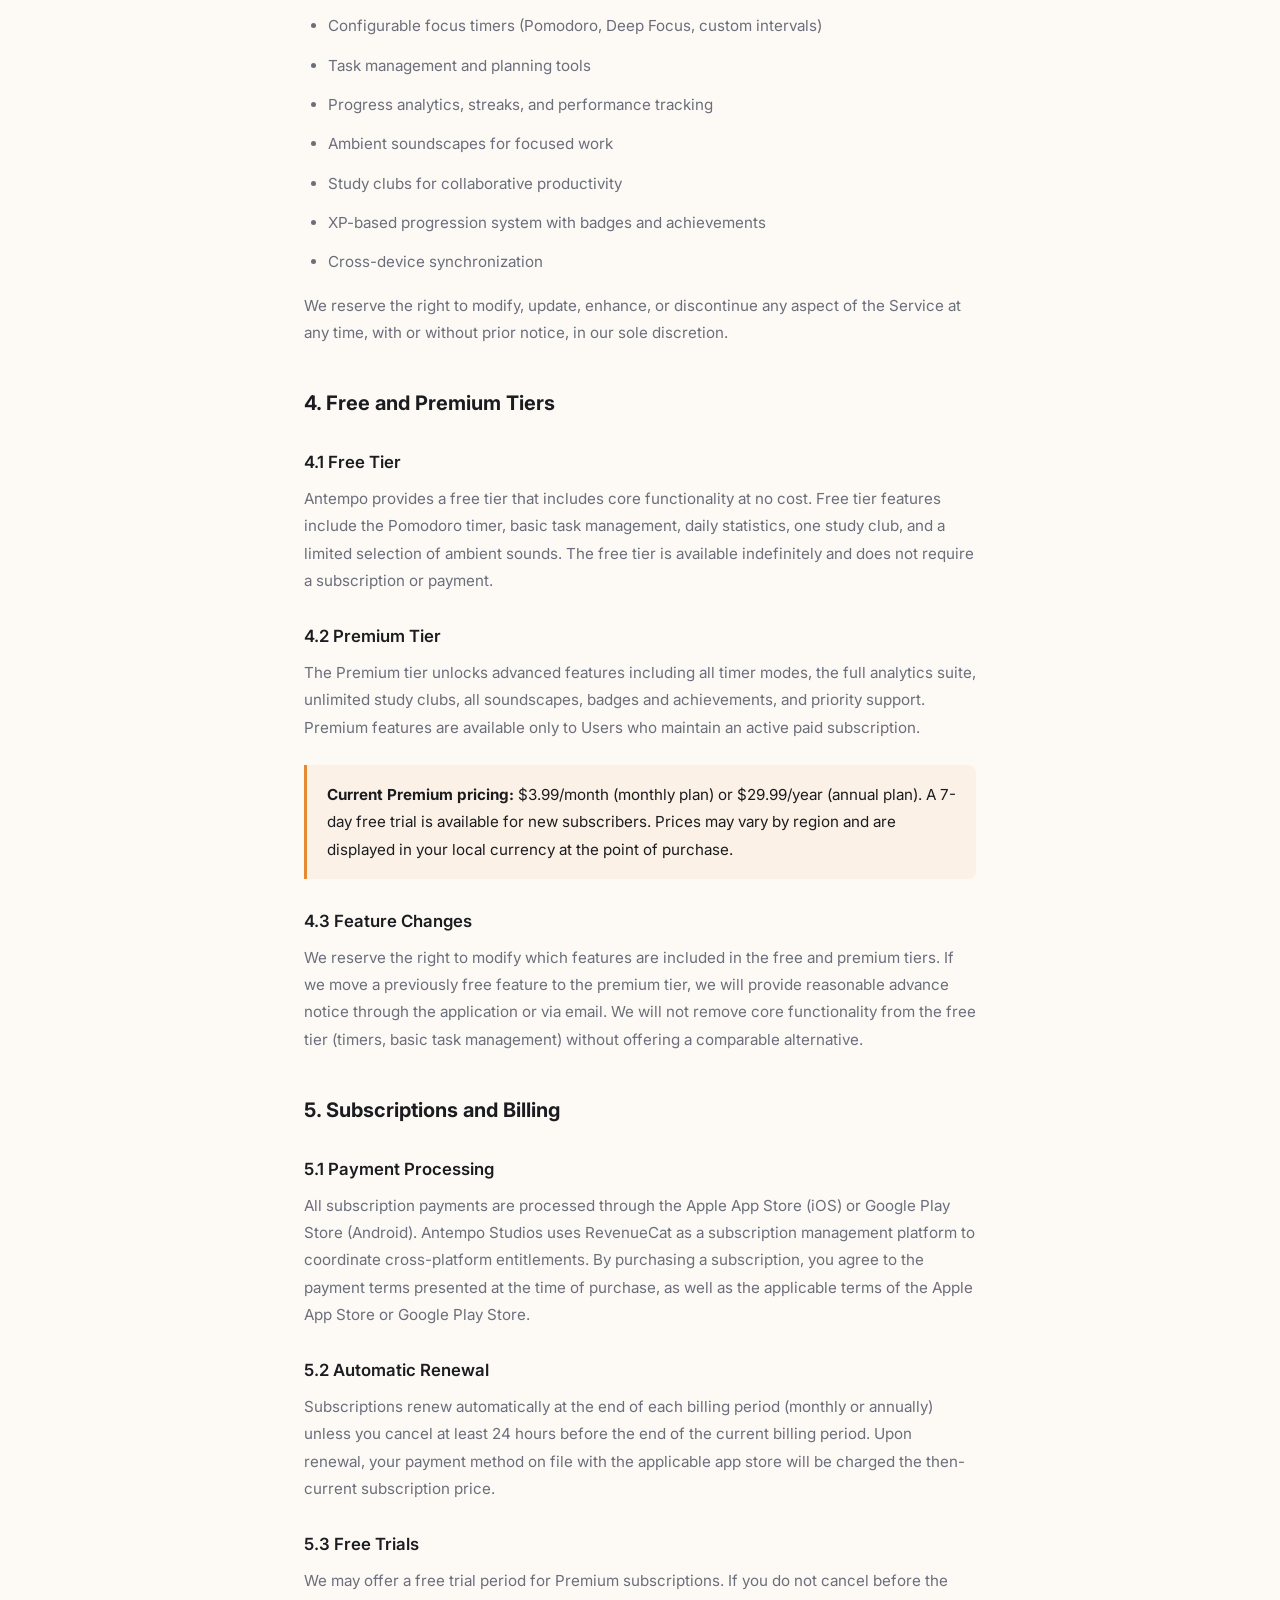
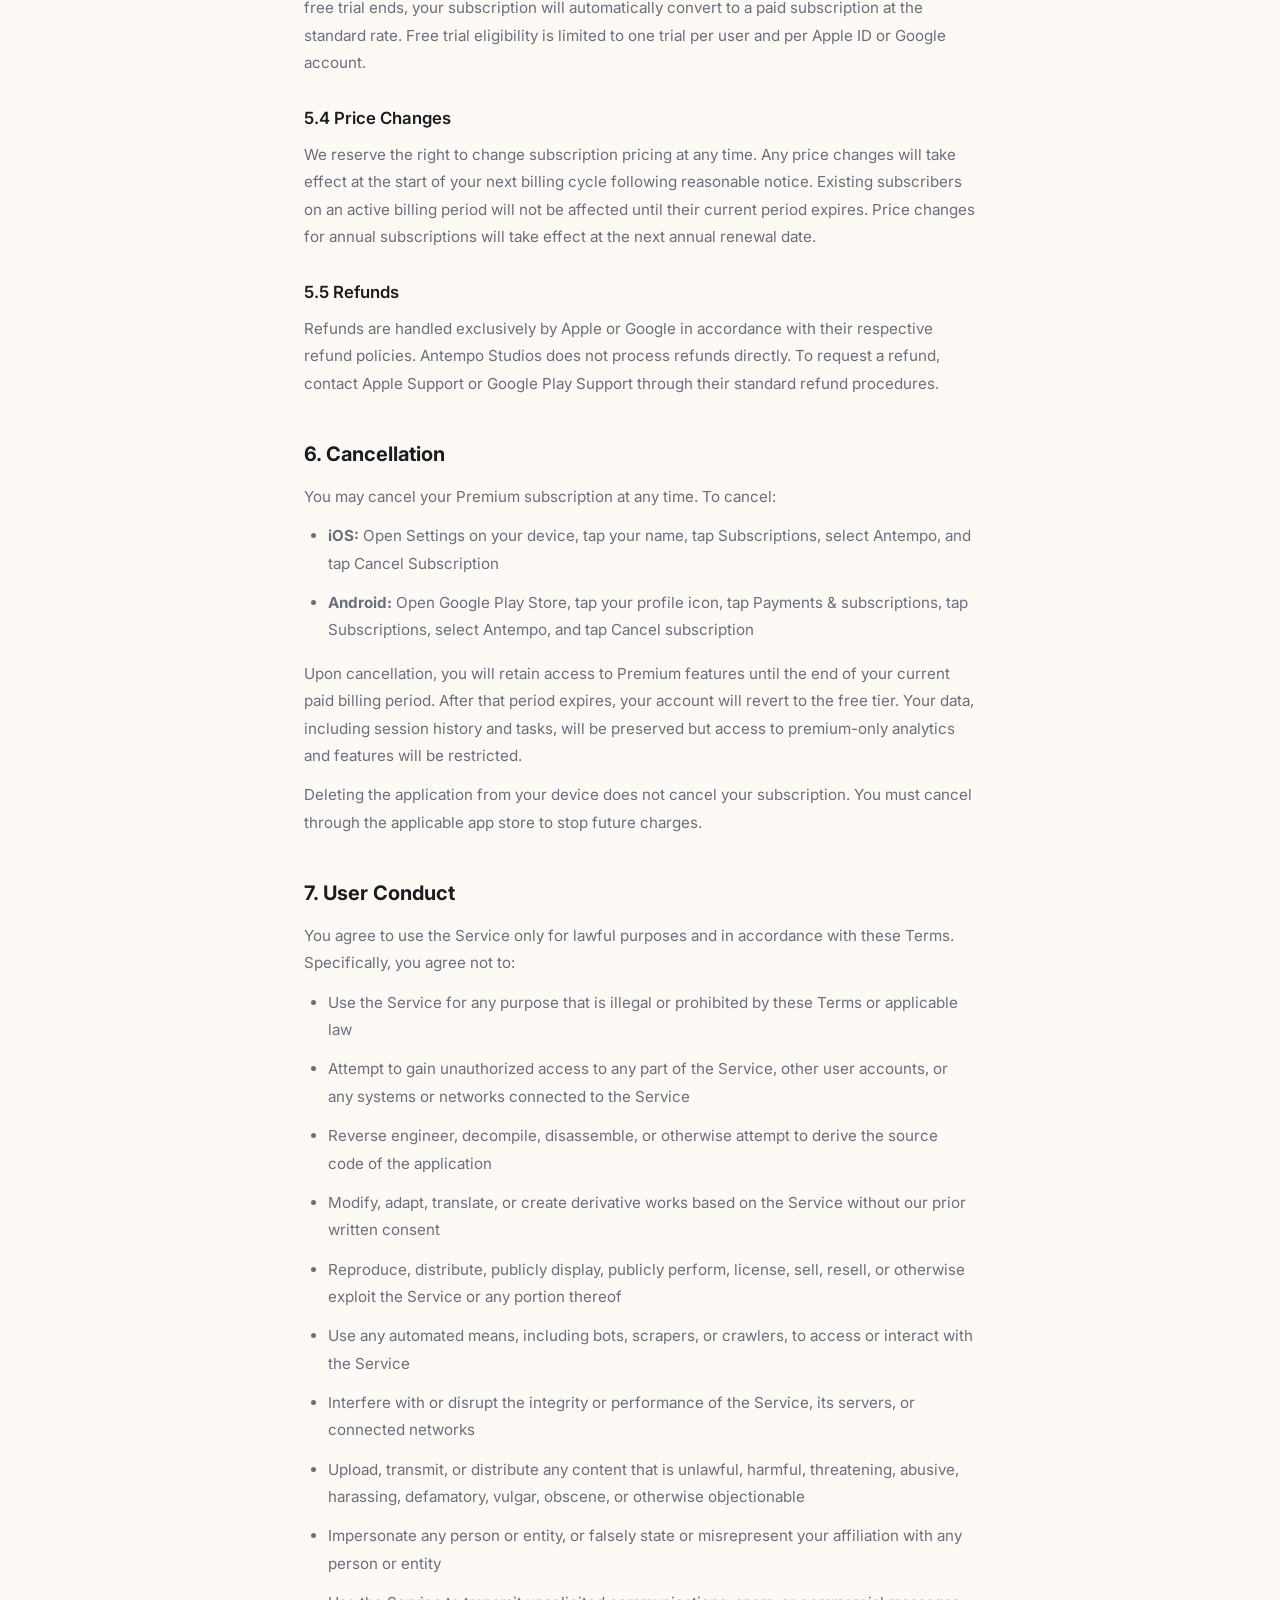
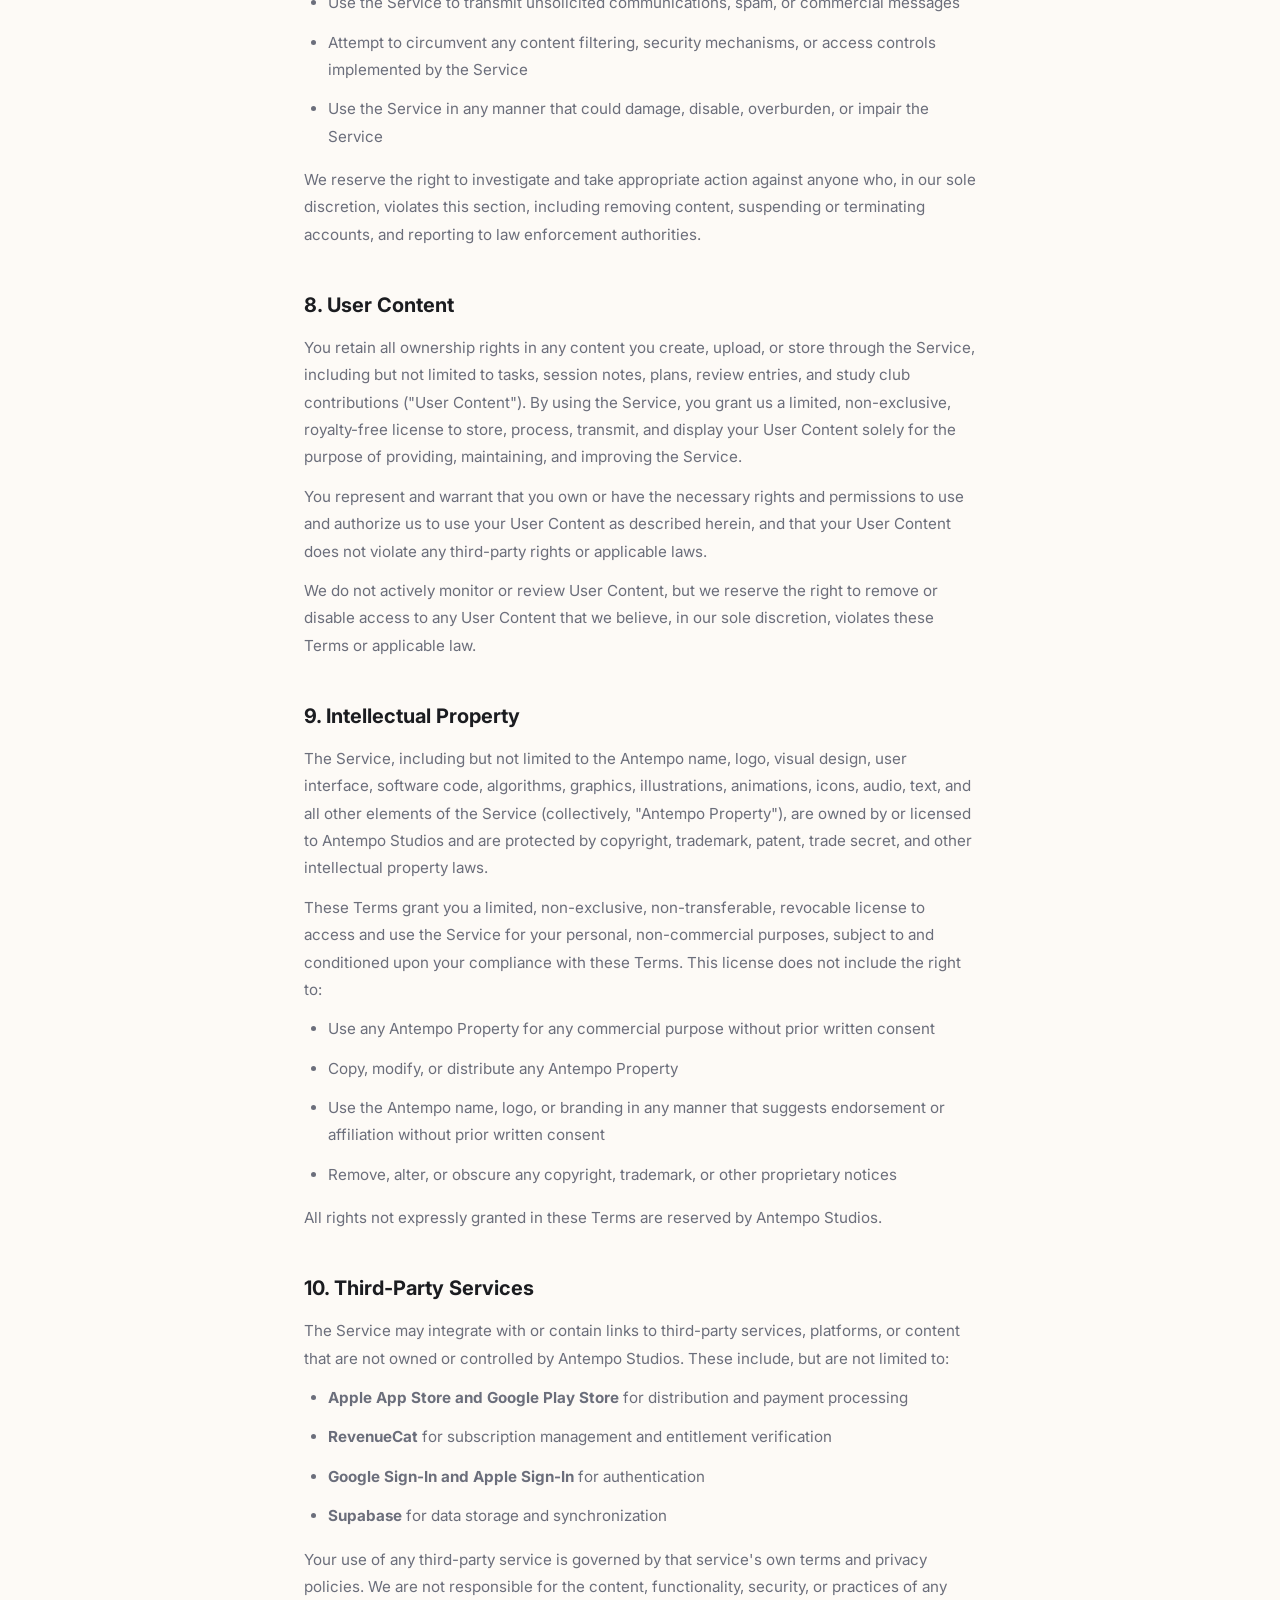
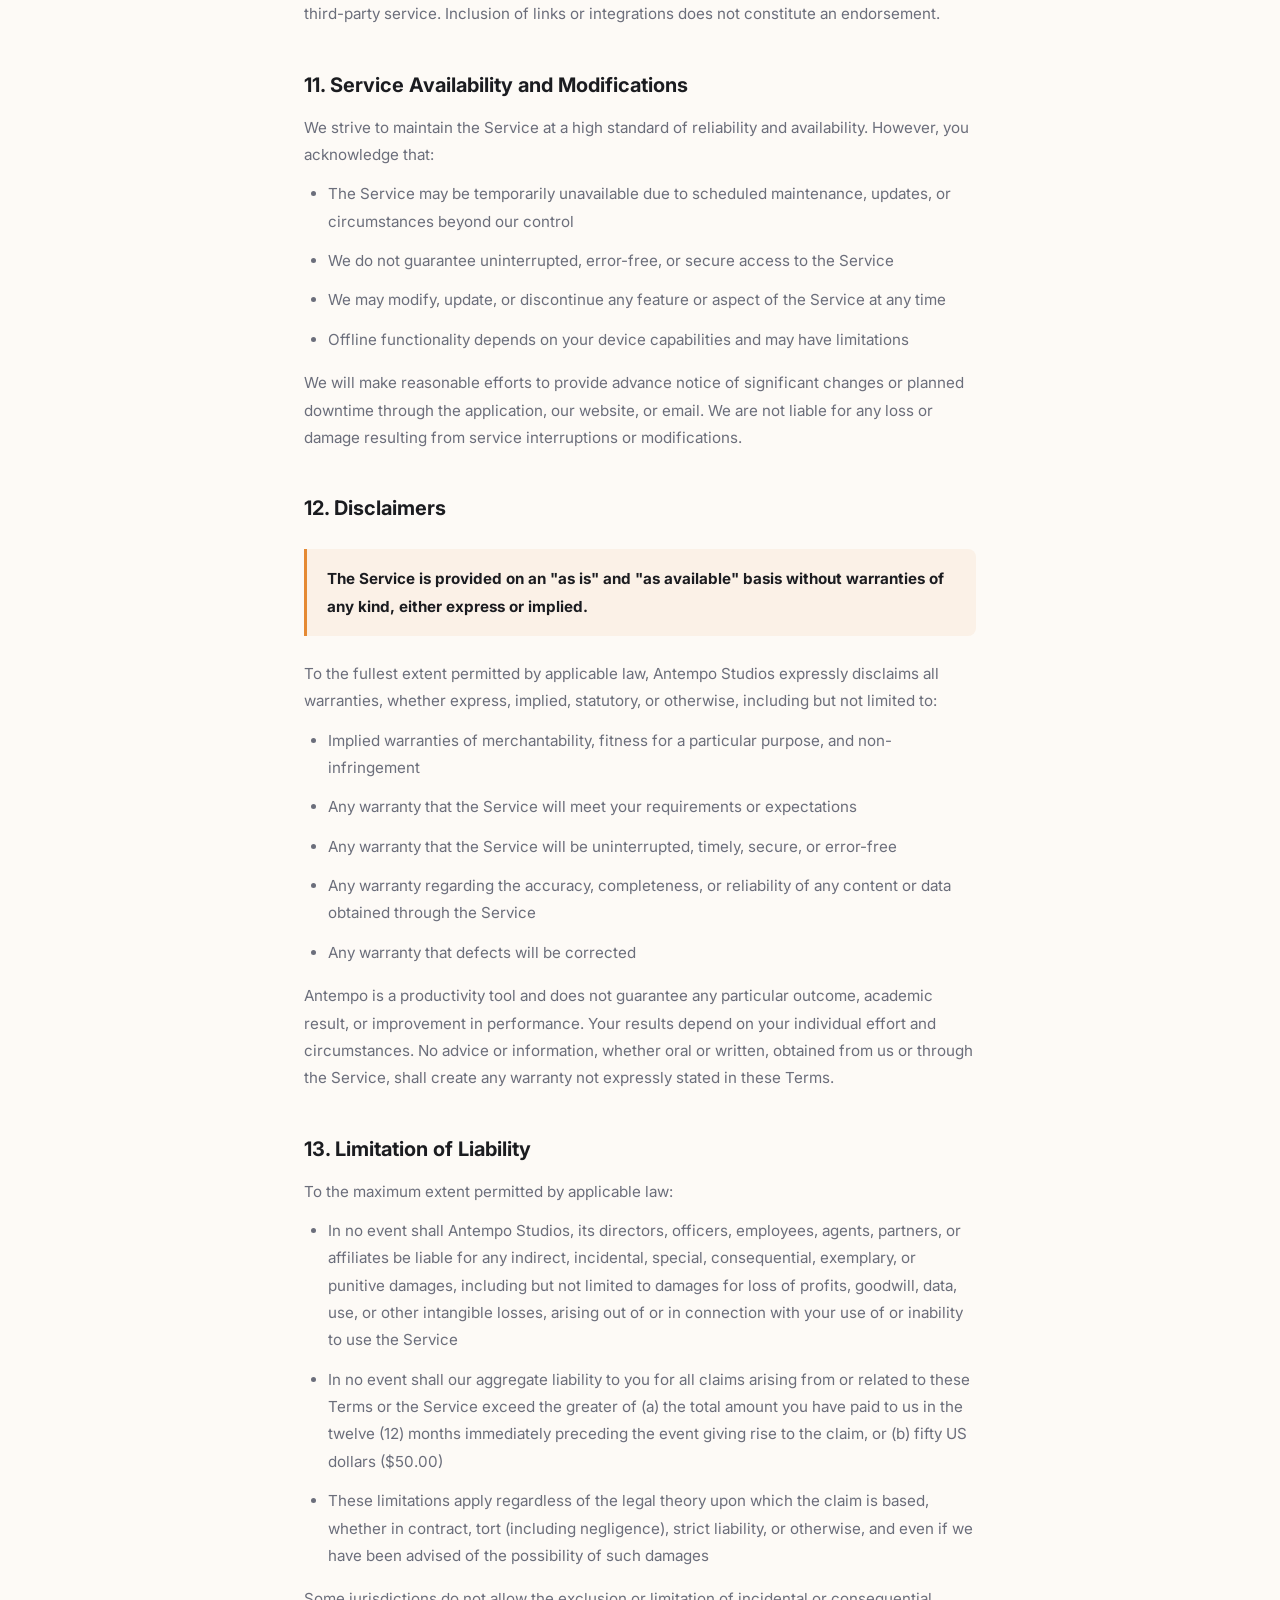
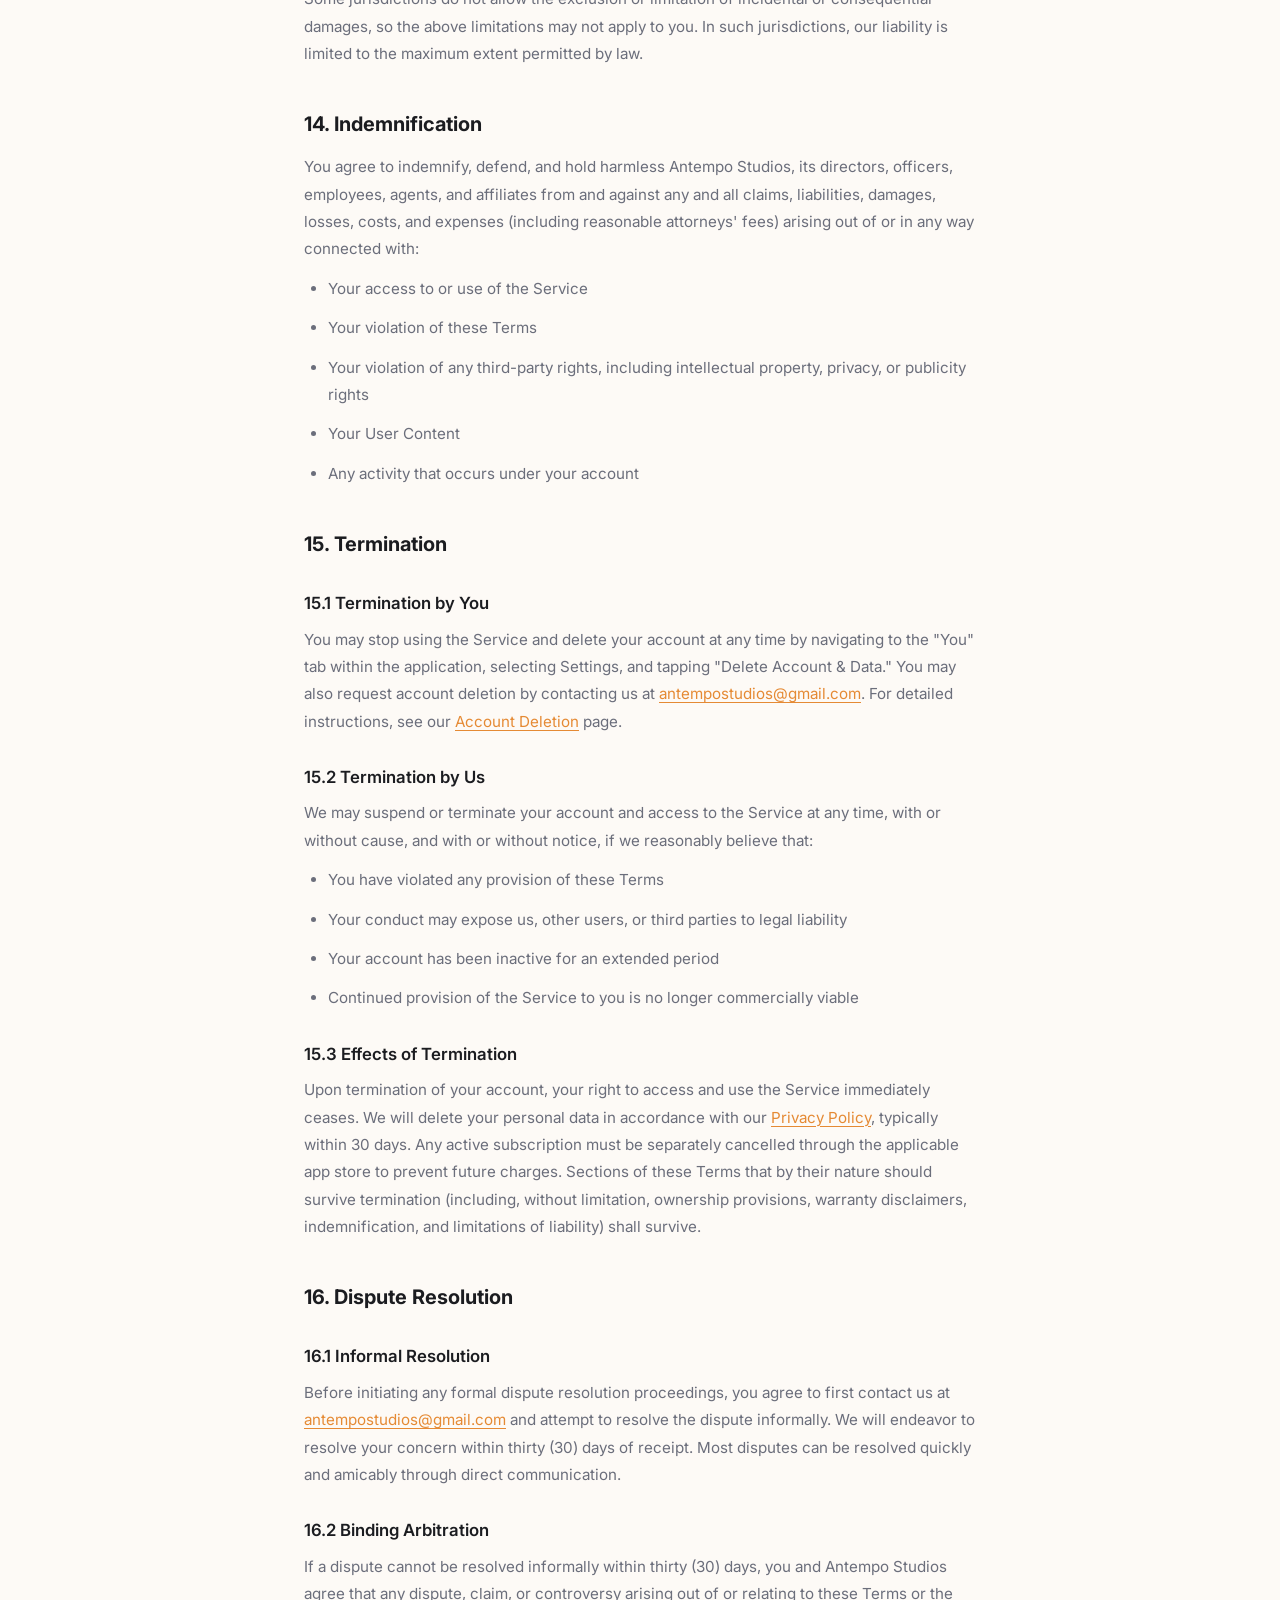
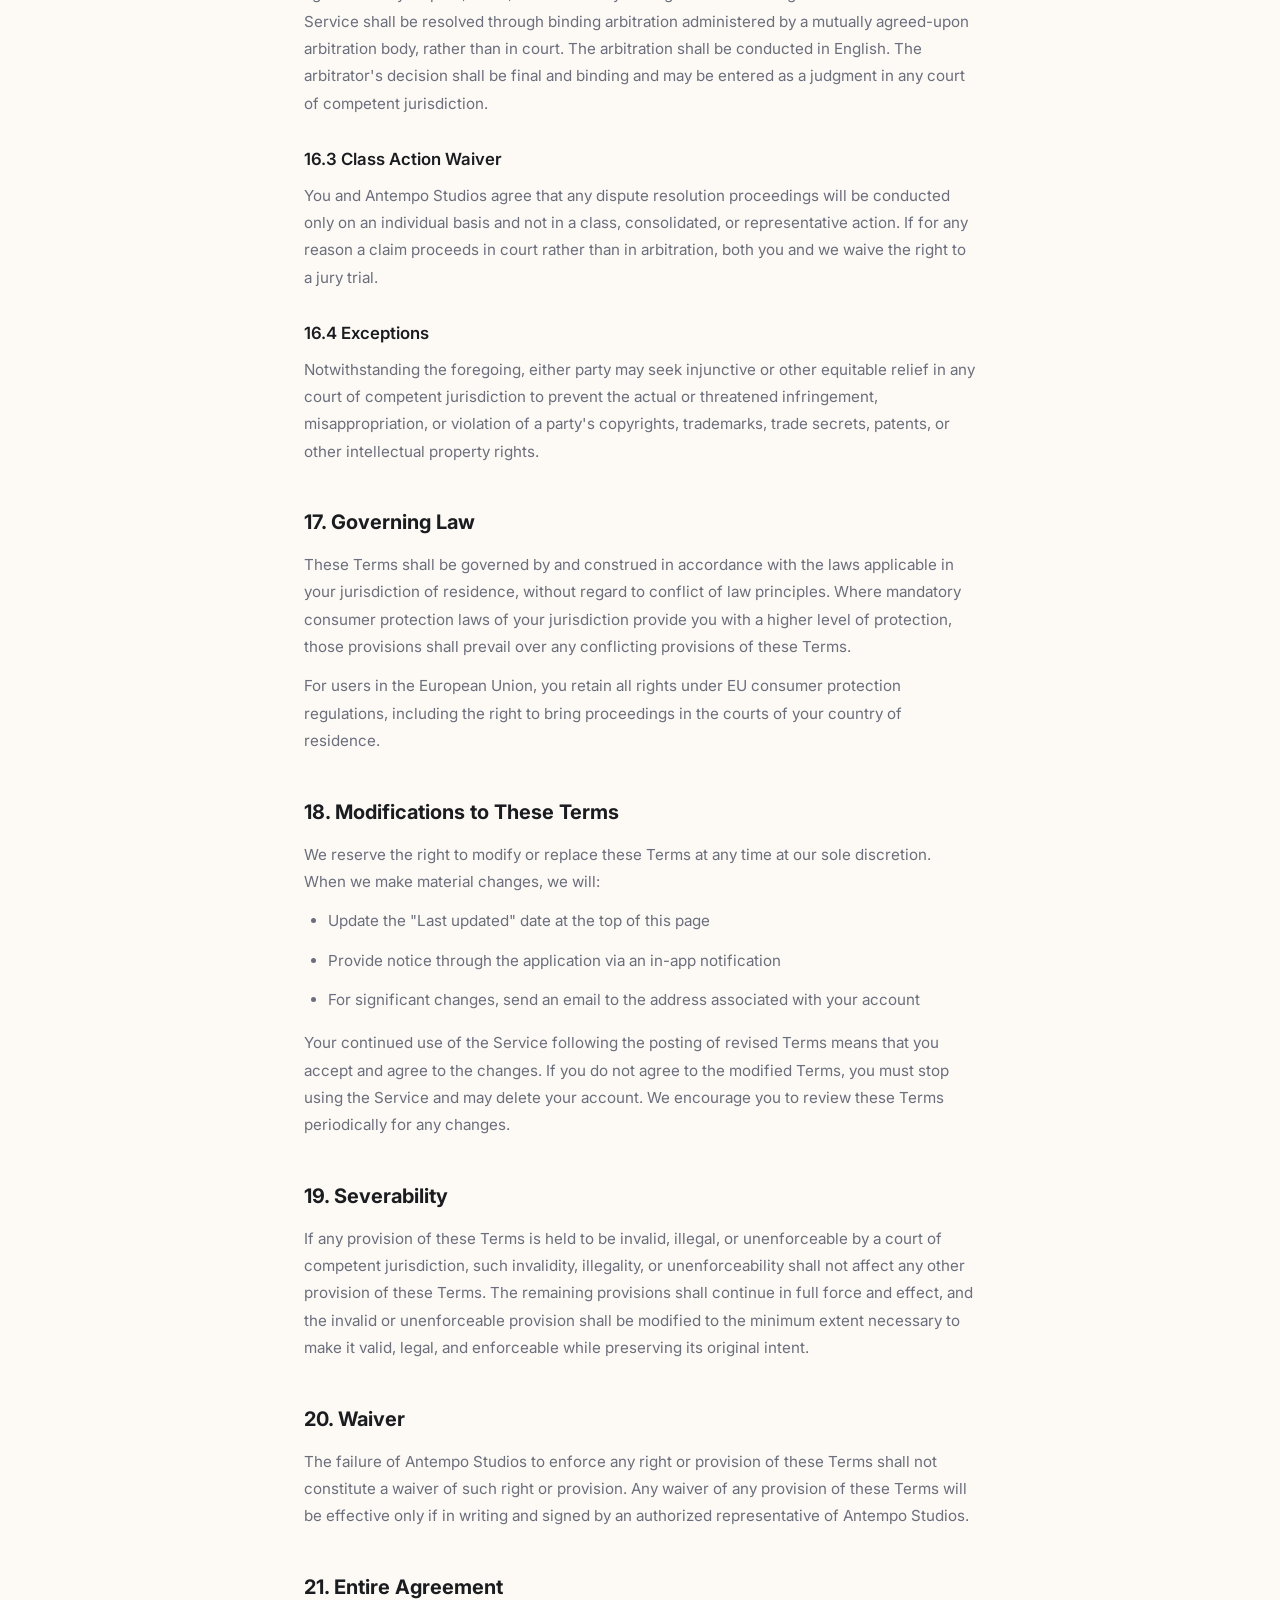
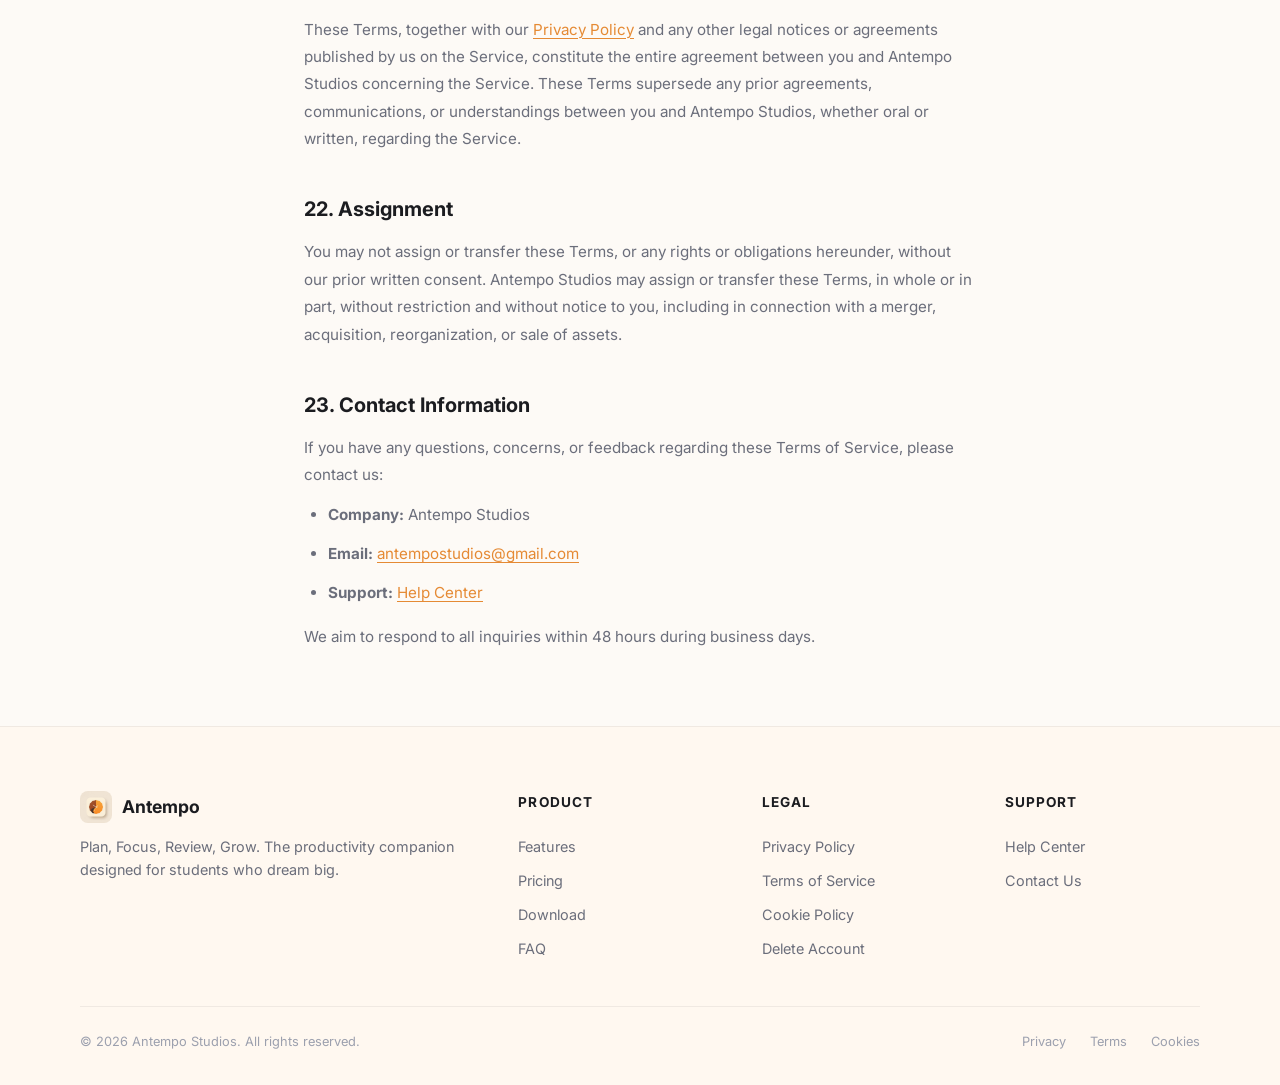
<file: terms.html>
<!DOCTYPE html>
<html lang="en">
<head>
  <meta charset="UTF-8">
  <meta name="viewport" content="width=device-width, initial-scale=1.0">
  <title>Terms of Service - Antempo</title>
  <meta name="description" content="Terms of Service for the Antempo productivity application by Antempo Studios.">
  <link rel="preconnect" href="https://fonts.googleapis.com">
  <link rel="preconnect" href="https://fonts.gstatic.com" crossorigin>
  <link href="https://fonts.googleapis.com/css2?family=Inter:wght@400;500;600;700;800&display=swap" rel="stylesheet">
  <link rel="stylesheet" href="styles.css">
</head>
<body>

<!-- Navigation -->
<nav class="nav">
  <div class="nav__inner">
    <a href="/" class="nav__brand">
      <img src="logo.png" alt="Antempo" width="32" height="32">
      <span>Antempo</span>
    </a>
    <button class="nav__toggle" aria-label="Toggle menu" onclick="document.querySelector('.nav__links').classList.toggle('active')">
      <svg viewBox="0 0 24 24" fill="none" stroke-width="2" stroke-linecap="round"><line x1="3" y1="6" x2="21" y2="6"/><line x1="3" y1="12" x2="21" y2="12"/><line x1="3" y1="18" x2="21" y2="18"/></svg>
    </button>
    <div class="nav__links">
      <a href="index.html#features">Features</a>
      <a href="index.html#how-it-works">How It Works</a>
      <a href="index.html#pricing">Pricing</a>
      <a href="support.html">Support</a>
      <a href="index.html#download" class="nav__cta">Download Free</a>
    </div>
  </div>
</nav>

<!-- Terms of Service -->
<main class="legal">
  <div class="container--narrow">

    <h1>Terms of Service</h1>
    <p class="last-updated">Last updated: March 13, 2026</p>

    <div class="highlight-box">
      <p><strong>Please read these Terms of Service carefully before using Antempo. By downloading, installing, accessing, or using the application, you agree to be bound by these Terms. If you do not agree to all of these Terms, do not use the application.</strong></p>
    </div>

    <!-- 1. Acceptance of Terms -->
    <h2>1. Acceptance of Terms</h2>
    <p>These Terms of Service ("Terms") constitute a legally binding agreement between you ("you", "your", "User") and Antempo Studios ("Antempo Studios", "we", "us", "our"), governing your access to and use of the Antempo mobile application, website, and all related services (collectively, the "Service").</p>
    <p>By creating an account, downloading, or otherwise accessing the Service, you acknowledge that you have read, understood, and agree to be bound by these Terms, as well as our <a href="privacy.html">Privacy Policy</a>, which is incorporated herein by reference. If you are using the Service on behalf of an organization, you represent and warrant that you have the authority to bind that organization to these Terms.</p>
    <p>You must be at least 13 years of age to use the Service. If you are between 13 and 18 years of age (or the age of legal majority in your jurisdiction), you may only use the Service with the consent and supervision of a parent or legal guardian who agrees to be bound by these Terms.</p>

    <!-- 2. Account Registration -->
    <h2>2. Account Registration</h2>
    <p>To access certain features of the Service, you must create an account. When registering, you agree to:</p>
    <ul>
      <li>Provide accurate, current, and complete information during the registration process</li>
      <li>Maintain and promptly update your account information to keep it accurate and complete</li>
      <li>Maintain the confidentiality and security of your login credentials</li>
      <li>Accept full responsibility for all activities that occur under your account</li>
      <li>Immediately notify us at <a href="mailto:antempostudios@gmail.com">antempostudios@gmail.com</a> if you suspect unauthorized access to or use of your account</li>
    </ul>
    <p>You may register using your email address or through third-party authentication providers such as Google Sign-In or Apple Sign-In. When using third-party authentication, you authorize us to access and use certain information from those services in accordance with our <a href="privacy.html">Privacy Policy</a>.</p>
    <p>We reserve the right to refuse registration, suspend, or terminate any account at our sole discretion if we reasonably believe that any account information is inaccurate, misleading, or violates these Terms.</p>

    <!-- 3. Description of Service -->
    <h2>3. Description of Service</h2>
    <p>Antempo is a productivity and focus application designed primarily for students and professionals. The Service enables users to plan tasks, conduct timed focus sessions, review progress, and collaborate with others through study clubs. Key features include:</p>
    <ul>
      <li>Configurable focus timers (Pomodoro, Deep Focus, custom intervals)</li>
      <li>Task management and planning tools</li>
      <li>Progress analytics, streaks, and performance tracking</li>
      <li>Ambient soundscapes for focused work</li>
      <li>Study clubs for collaborative productivity</li>
      <li>XP-based progression system with badges and achievements</li>
      <li>Cross-device synchronization</li>
    </ul>
    <p>We reserve the right to modify, update, enhance, or discontinue any aspect of the Service at any time, with or without prior notice, in our sole discretion.</p>

    <!-- 4. Free and Premium Tiers -->
    <h2>4. Free and Premium Tiers</h2>
    <h3>4.1 Free Tier</h3>
    <p>Antempo provides a free tier that includes core functionality at no cost. Free tier features include the Pomodoro timer, basic task management, daily statistics, one study club, and a limited selection of ambient sounds. The free tier is available indefinitely and does not require a subscription or payment.</p>

    <h3>4.2 Premium Tier</h3>
    <p>The Premium tier unlocks advanced features including all timer modes, the full analytics suite, unlimited study clubs, all soundscapes, badges and achievements, and priority support. Premium features are available only to Users who maintain an active paid subscription.</p>

    <div class="highlight-box">
      <p><strong>Current Premium pricing:</strong> $3.99/month (monthly plan) or $29.99/year (annual plan). A 7-day free trial is available for new subscribers. Prices may vary by region and are displayed in your local currency at the point of purchase.</p>
    </div>

    <h3>4.3 Feature Changes</h3>
    <p>We reserve the right to modify which features are included in the free and premium tiers. If we move a previously free feature to the premium tier, we will provide reasonable advance notice through the application or via email. We will not remove core functionality from the free tier (timers, basic task management) without offering a comparable alternative.</p>

    <!-- 5. Subscriptions and Billing -->
    <h2>5. Subscriptions and Billing</h2>
    <h3>5.1 Payment Processing</h3>
    <p>All subscription payments are processed through the Apple App Store (iOS) or Google Play Store (Android). Antempo Studios uses RevenueCat as a subscription management platform to coordinate cross-platform entitlements. By purchasing a subscription, you agree to the payment terms presented at the time of purchase, as well as the applicable terms of the Apple App Store or Google Play Store.</p>

    <h3>5.2 Automatic Renewal</h3>
    <p>Subscriptions renew automatically at the end of each billing period (monthly or annually) unless you cancel at least 24 hours before the end of the current billing period. Upon renewal, your payment method on file with the applicable app store will be charged the then-current subscription price.</p>

    <h3>5.3 Free Trials</h3>
    <p>We may offer a free trial period for Premium subscriptions. If you do not cancel before the free trial ends, your subscription will automatically convert to a paid subscription at the standard rate. Free trial eligibility is limited to one trial per user and per Apple ID or Google account.</p>

    <h3>5.4 Price Changes</h3>
    <p>We reserve the right to change subscription pricing at any time. Any price changes will take effect at the start of your next billing cycle following reasonable notice. Existing subscribers on an active billing period will not be affected until their current period expires. Price changes for annual subscriptions will take effect at the next annual renewal date.</p>

    <h3>5.5 Refunds</h3>
    <p>Refunds are handled exclusively by Apple or Google in accordance with their respective refund policies. Antempo Studios does not process refunds directly. To request a refund, contact Apple Support or Google Play Support through their standard refund procedures.</p>

    <!-- 6. Cancellation -->
    <h2>6. Cancellation</h2>
    <p>You may cancel your Premium subscription at any time. To cancel:</p>
    <ul>
      <li><strong>iOS:</strong> Open Settings on your device, tap your name, tap Subscriptions, select Antempo, and tap Cancel Subscription</li>
      <li><strong>Android:</strong> Open Google Play Store, tap your profile icon, tap Payments & subscriptions, tap Subscriptions, select Antempo, and tap Cancel subscription</li>
    </ul>
    <p>Upon cancellation, you will retain access to Premium features until the end of your current paid billing period. After that period expires, your account will revert to the free tier. Your data, including session history and tasks, will be preserved but access to premium-only analytics and features will be restricted.</p>
    <p>Deleting the application from your device does not cancel your subscription. You must cancel through the applicable app store to stop future charges.</p>

    <!-- 7. User Conduct -->
    <h2>7. User Conduct</h2>
    <p>You agree to use the Service only for lawful purposes and in accordance with these Terms. Specifically, you agree not to:</p>
    <ul>
      <li>Use the Service for any purpose that is illegal or prohibited by these Terms or applicable law</li>
      <li>Attempt to gain unauthorized access to any part of the Service, other user accounts, or any systems or networks connected to the Service</li>
      <li>Reverse engineer, decompile, disassemble, or otherwise attempt to derive the source code of the application</li>
      <li>Modify, adapt, translate, or create derivative works based on the Service without our prior written consent</li>
      <li>Reproduce, distribute, publicly display, publicly perform, license, sell, resell, or otherwise exploit the Service or any portion thereof</li>
      <li>Use any automated means, including bots, scrapers, or crawlers, to access or interact with the Service</li>
      <li>Interfere with or disrupt the integrity or performance of the Service, its servers, or connected networks</li>
      <li>Upload, transmit, or distribute any content that is unlawful, harmful, threatening, abusive, harassing, defamatory, vulgar, obscene, or otherwise objectionable</li>
      <li>Impersonate any person or entity, or falsely state or misrepresent your affiliation with any person or entity</li>
      <li>Use the Service to transmit unsolicited communications, spam, or commercial messages</li>
      <li>Attempt to circumvent any content filtering, security mechanisms, or access controls implemented by the Service</li>
      <li>Use the Service in any manner that could damage, disable, overburden, or impair the Service</li>
    </ul>
    <p>We reserve the right to investigate and take appropriate action against anyone who, in our sole discretion, violates this section, including removing content, suspending or terminating accounts, and reporting to law enforcement authorities.</p>

    <!-- 8. User Content -->
    <h2>8. User Content</h2>
    <p>You retain all ownership rights in any content you create, upload, or store through the Service, including but not limited to tasks, session notes, plans, review entries, and study club contributions ("User Content"). By using the Service, you grant us a limited, non-exclusive, royalty-free license to store, process, transmit, and display your User Content solely for the purpose of providing, maintaining, and improving the Service.</p>
    <p>You represent and warrant that you own or have the necessary rights and permissions to use and authorize us to use your User Content as described herein, and that your User Content does not violate any third-party rights or applicable laws.</p>
    <p>We do not actively monitor or review User Content, but we reserve the right to remove or disable access to any User Content that we believe, in our sole discretion, violates these Terms or applicable law.</p>

    <!-- 9. Intellectual Property -->
    <h2>9. Intellectual Property</h2>
    <p>The Service, including but not limited to the Antempo name, logo, visual design, user interface, software code, algorithms, graphics, illustrations, animations, icons, audio, text, and all other elements of the Service (collectively, "Antempo Property"), are owned by or licensed to Antempo Studios and are protected by copyright, trademark, patent, trade secret, and other intellectual property laws.</p>
    <p>These Terms grant you a limited, non-exclusive, non-transferable, revocable license to access and use the Service for your personal, non-commercial purposes, subject to and conditioned upon your compliance with these Terms. This license does not include the right to:</p>
    <ul>
      <li>Use any Antempo Property for any commercial purpose without prior written consent</li>
      <li>Copy, modify, or distribute any Antempo Property</li>
      <li>Use the Antempo name, logo, or branding in any manner that suggests endorsement or affiliation without prior written consent</li>
      <li>Remove, alter, or obscure any copyright, trademark, or other proprietary notices</li>
    </ul>
    <p>All rights not expressly granted in these Terms are reserved by Antempo Studios.</p>

    <!-- 10. Third-Party Services -->
    <h2>10. Third-Party Services</h2>
    <p>The Service may integrate with or contain links to third-party services, platforms, or content that are not owned or controlled by Antempo Studios. These include, but are not limited to:</p>
    <ul>
      <li><strong>Apple App Store and Google Play Store</strong> for distribution and payment processing</li>
      <li><strong>RevenueCat</strong> for subscription management and entitlement verification</li>
      <li><strong>Google Sign-In and Apple Sign-In</strong> for authentication</li>
      <li><strong>Supabase</strong> for data storage and synchronization</li>
    </ul>
    <p>Your use of any third-party service is governed by that service's own terms and privacy policies. We are not responsible for the content, functionality, security, or practices of any third-party service. Inclusion of links or integrations does not constitute an endorsement.</p>

    <!-- 11. Service Availability and Modifications -->
    <h2>11. Service Availability and Modifications</h2>
    <p>We strive to maintain the Service at a high standard of reliability and availability. However, you acknowledge that:</p>
    <ul>
      <li>The Service may be temporarily unavailable due to scheduled maintenance, updates, or circumstances beyond our control</li>
      <li>We do not guarantee uninterrupted, error-free, or secure access to the Service</li>
      <li>We may modify, update, or discontinue any feature or aspect of the Service at any time</li>
      <li>Offline functionality depends on your device capabilities and may have limitations</li>
    </ul>
    <p>We will make reasonable efforts to provide advance notice of significant changes or planned downtime through the application, our website, or email. We are not liable for any loss or damage resulting from service interruptions or modifications.</p>

    <!-- 12. Disclaimers -->
    <h2>12. Disclaimers</h2>

    <div class="highlight-box">
      <p><strong>The Service is provided on an "as is" and "as available" basis without warranties of any kind, either express or implied.</strong></p>
    </div>

    <p>To the fullest extent permitted by applicable law, Antempo Studios expressly disclaims all warranties, whether express, implied, statutory, or otherwise, including but not limited to:</p>
    <ul>
      <li>Implied warranties of merchantability, fitness for a particular purpose, and non-infringement</li>
      <li>Any warranty that the Service will meet your requirements or expectations</li>
      <li>Any warranty that the Service will be uninterrupted, timely, secure, or error-free</li>
      <li>Any warranty regarding the accuracy, completeness, or reliability of any content or data obtained through the Service</li>
      <li>Any warranty that defects will be corrected</li>
    </ul>
    <p>Antempo is a productivity tool and does not guarantee any particular outcome, academic result, or improvement in performance. Your results depend on your individual effort and circumstances. No advice or information, whether oral or written, obtained from us or through the Service, shall create any warranty not expressly stated in these Terms.</p>

    <!-- 13. Limitation of Liability -->
    <h2>13. Limitation of Liability</h2>
    <p>To the maximum extent permitted by applicable law:</p>
    <ul>
      <li>In no event shall Antempo Studios, its directors, officers, employees, agents, partners, or affiliates be liable for any indirect, incidental, special, consequential, exemplary, or punitive damages, including but not limited to damages for loss of profits, goodwill, data, use, or other intangible losses, arising out of or in connection with your use of or inability to use the Service</li>
      <li>In no event shall our aggregate liability to you for all claims arising from or related to these Terms or the Service exceed the greater of (a) the total amount you have paid to us in the twelve (12) months immediately preceding the event giving rise to the claim, or (b) fifty US dollars ($50.00)</li>
      <li>These limitations apply regardless of the legal theory upon which the claim is based, whether in contract, tort (including negligence), strict liability, or otherwise, and even if we have been advised of the possibility of such damages</li>
    </ul>
    <p>Some jurisdictions do not allow the exclusion or limitation of incidental or consequential damages, so the above limitations may not apply to you. In such jurisdictions, our liability is limited to the maximum extent permitted by law.</p>

    <!-- 14. Indemnification -->
    <h2>14. Indemnification</h2>
    <p>You agree to indemnify, defend, and hold harmless Antempo Studios, its directors, officers, employees, agents, and affiliates from and against any and all claims, liabilities, damages, losses, costs, and expenses (including reasonable attorneys' fees) arising out of or in any way connected with:</p>
    <ul>
      <li>Your access to or use of the Service</li>
      <li>Your violation of these Terms</li>
      <li>Your violation of any third-party rights, including intellectual property, privacy, or publicity rights</li>
      <li>Your User Content</li>
      <li>Any activity that occurs under your account</li>
    </ul>

    <!-- 15. Termination -->
    <h2>15. Termination</h2>
    <h3>15.1 Termination by You</h3>
    <p>You may stop using the Service and delete your account at any time by navigating to the "You" tab within the application, selecting Settings, and tapping "Delete Account & Data." You may also request account deletion by contacting us at <a href="mailto:antempostudios@gmail.com">antempostudios@gmail.com</a>. For detailed instructions, see our <a href="account-deletion.html">Account Deletion</a> page.</p>

    <h3>15.2 Termination by Us</h3>
    <p>We may suspend or terminate your account and access to the Service at any time, with or without cause, and with or without notice, if we reasonably believe that:</p>
    <ul>
      <li>You have violated any provision of these Terms</li>
      <li>Your conduct may expose us, other users, or third parties to legal liability</li>
      <li>Your account has been inactive for an extended period</li>
      <li>Continued provision of the Service to you is no longer commercially viable</li>
    </ul>

    <h3>15.3 Effects of Termination</h3>
    <p>Upon termination of your account, your right to access and use the Service immediately ceases. We will delete your personal data in accordance with our <a href="privacy.html">Privacy Policy</a>, typically within 30 days. Any active subscription must be separately cancelled through the applicable app store to prevent future charges. Sections of these Terms that by their nature should survive termination (including, without limitation, ownership provisions, warranty disclaimers, indemnification, and limitations of liability) shall survive.</p>

    <!-- 16. Dispute Resolution -->
    <h2>16. Dispute Resolution</h2>
    <h3>16.1 Informal Resolution</h3>
    <p>Before initiating any formal dispute resolution proceedings, you agree to first contact us at <a href="mailto:antempostudios@gmail.com">antempostudios@gmail.com</a> and attempt to resolve the dispute informally. We will endeavor to resolve your concern within thirty (30) days of receipt. Most disputes can be resolved quickly and amicably through direct communication.</p>

    <h3>16.2 Binding Arbitration</h3>
    <p>If a dispute cannot be resolved informally within thirty (30) days, you and Antempo Studios agree that any dispute, claim, or controversy arising out of or relating to these Terms or the Service shall be resolved through binding arbitration administered by a mutually agreed-upon arbitration body, rather than in court. The arbitration shall be conducted in English. The arbitrator's decision shall be final and binding and may be entered as a judgment in any court of competent jurisdiction.</p>

    <h3>16.3 Class Action Waiver</h3>
    <p>You and Antempo Studios agree that any dispute resolution proceedings will be conducted only on an individual basis and not in a class, consolidated, or representative action. If for any reason a claim proceeds in court rather than in arbitration, both you and we waive the right to a jury trial.</p>

    <h3>16.4 Exceptions</h3>
    <p>Notwithstanding the foregoing, either party may seek injunctive or other equitable relief in any court of competent jurisdiction to prevent the actual or threatened infringement, misappropriation, or violation of a party's copyrights, trademarks, trade secrets, patents, or other intellectual property rights.</p>

    <!-- 17. Governing Law -->
    <h2>17. Governing Law</h2>
    <p>These Terms shall be governed by and construed in accordance with the laws applicable in your jurisdiction of residence, without regard to conflict of law principles. Where mandatory consumer protection laws of your jurisdiction provide you with a higher level of protection, those provisions shall prevail over any conflicting provisions of these Terms.</p>
    <p>For users in the European Union, you retain all rights under EU consumer protection regulations, including the right to bring proceedings in the courts of your country of residence.</p>

    <!-- 18. Modifications to These Terms -->
    <h2>18. Modifications to These Terms</h2>
    <p>We reserve the right to modify or replace these Terms at any time at our sole discretion. When we make material changes, we will:</p>
    <ul>
      <li>Update the "Last updated" date at the top of this page</li>
      <li>Provide notice through the application via an in-app notification</li>
      <li>For significant changes, send an email to the address associated with your account</li>
    </ul>
    <p>Your continued use of the Service following the posting of revised Terms means that you accept and agree to the changes. If you do not agree to the modified Terms, you must stop using the Service and may delete your account. We encourage you to review these Terms periodically for any changes.</p>

    <!-- 19. Severability -->
    <h2>19. Severability</h2>
    <p>If any provision of these Terms is held to be invalid, illegal, or unenforceable by a court of competent jurisdiction, such invalidity, illegality, or unenforceability shall not affect any other provision of these Terms. The remaining provisions shall continue in full force and effect, and the invalid or unenforceable provision shall be modified to the minimum extent necessary to make it valid, legal, and enforceable while preserving its original intent.</p>

    <!-- 20. Waiver -->
    <h2>20. Waiver</h2>
    <p>The failure of Antempo Studios to enforce any right or provision of these Terms shall not constitute a waiver of such right or provision. Any waiver of any provision of these Terms will be effective only if in writing and signed by an authorized representative of Antempo Studios.</p>

    <!-- 21. Entire Agreement -->
    <h2>21. Entire Agreement</h2>
    <p>These Terms, together with our <a href="privacy.html">Privacy Policy</a> and any other legal notices or agreements published by us on the Service, constitute the entire agreement between you and Antempo Studios concerning the Service. These Terms supersede any prior agreements, communications, or understandings between you and Antempo Studios, whether oral or written, regarding the Service.</p>

    <!-- 22. Assignment -->
    <h2>22. Assignment</h2>
    <p>You may not assign or transfer these Terms, or any rights or obligations hereunder, without our prior written consent. Antempo Studios may assign or transfer these Terms, in whole or in part, without restriction and without notice to you, including in connection with a merger, acquisition, reorganization, or sale of assets.</p>

    <!-- 23. Contact Information -->
    <h2>23. Contact Information</h2>
    <p>If you have any questions, concerns, or feedback regarding these Terms of Service, please contact us:</p>
    <ul>
      <li><strong>Company:</strong> Antempo Studios</li>
      <li><strong>Email:</strong> <a href="mailto:antempostudios@gmail.com">antempostudios@gmail.com</a></li>
      <li><strong>Support:</strong> <a href="support.html">Help Center</a></li>
    </ul>
    <p>We aim to respond to all inquiries within 48 hours during business days.</p>

  </div>
</main>

<!-- Footer -->
<footer class="footer">
  <div class="footer__grid">
    <div>
      <div class="nav__brand"><img src="logo.png" alt="Antempo" width="28" height="28"><span>Antempo</span></div>
      <p class="footer__brand-desc">Plan, Focus, Review, Grow. The productivity companion designed for students who dream big.</p>
    </div>
    <div class="footer__col">
      <div class="footer__col-title">Product</div>
      <a href="index.html#features">Features</a>
      <a href="index.html#pricing">Pricing</a>
      <a href="index.html#download">Download</a>
      <a href="index.html#faq">FAQ</a>
    </div>
    <div class="footer__col">
      <div class="footer__col-title">Legal</div>
      <a href="privacy.html">Privacy Policy</a>
      <a href="terms.html">Terms of Service</a>
      <a href="cookies.html">Cookie Policy</a>
      <a href="account-deletion.html">Delete Account</a>
    </div>
    <div class="footer__col">
      <div class="footer__col-title">Support</div>
      <a href="support.html">Help Center</a>
      <a href="mailto:antempostudios@gmail.com">Contact Us</a>
    </div>
  </div>
  <div class="footer__bottom">
    <span>&copy; 2026 Antempo Studios. All rights reserved.</span>
    <div class="footer__bottom-links">
      <a href="privacy.html">Privacy</a>
      <a href="terms.html">Terms</a>
      <a href="cookies.html">Cookies</a>
    </div>
  </div>
</footer>

</body>
</html>
</file>
<file: styles.css>
/* ──────────────────────────────────────────────────────────
   Antempo — Global Stylesheet
   Apple Design Award quality · Warm luxury palette
   ────────────────────────────────────────────────────────── */

:root {
  --canvas: #FDFAF6;
  --surface: #FFFFFF;
  --surface-raised: #FFF8F0;
  --border: rgba(0,0,0,0.06);
  --border-strong: rgba(0,0,0,0.10);
  --fg: #1B1C20;
  --fg-muted: #6B6E7B;
  --fg-subtle: #9CA0AE;
  --accent: #E58A34;
  --accent-light: #F5C78E;
  --accent-bg: rgba(229,138,52,0.08);
  --accent-gradient: linear-gradient(135deg, #E58A34 0%, #D4722A 100%);
  --hero-gradient: linear-gradient(160deg, #FFF5EC 0%, #FDFAF6 40%, #F0E6D8 100%);
  --shadow-sm: 0 1px 3px rgba(0,0,0,0.04);
  --shadow-md: 0 4px 16px rgba(0,0,0,0.06);
  --shadow-lg: 0 12px 40px rgba(0,0,0,0.08);
  --shadow-xl: 0 20px 60px rgba(0,0,0,0.10);
  --radius-sm: 8px;
  --radius-md: 14px;
  --radius-lg: 20px;
  --radius-xl: 28px;
  --font: 'Inter', -apple-system, BlinkMacSystemFont, "Segoe UI", Roboto, sans-serif;
  --font-display: 'SF Pro Display', 'Inter', -apple-system, sans-serif;
  --max-w: 1120px;
  --max-w-narrow: 720px;
  --transition: 0.3s cubic-bezier(0.4, 0, 0.2, 1);
}

/* ── Reset ─────────────────────────────────────────────── */
*, *::before, *::after { margin: 0; padding: 0; box-sizing: border-box; }
html { scroll-behavior: smooth; -webkit-font-smoothing: antialiased; -moz-osx-font-smoothing: grayscale; }
body { font-family: var(--font); background: var(--canvas); color: var(--fg); line-height: 1.7; }
a { color: var(--accent); text-decoration: none; transition: color var(--transition); }
a:hover { color: #D4722A; }
img { max-width: 100%; height: auto; display: block; }
ul, ol { list-style: none; }

/* ── Utility ───────────────────────────────────────────── */
.container { max-width: var(--max-w); margin: 0 auto; padding: 0 1.5rem; }
.container--narrow { max-width: var(--max-w-narrow); margin: 0 auto; padding: 0 1.5rem; }
.sr-only { position: absolute; width: 1px; height: 1px; padding: 0; margin: -1px; overflow: hidden; clip: rect(0,0,0,0); border: 0; }
.text-center { text-align: center; }
.text-muted { color: var(--fg-muted); }
.text-subtle { color: var(--fg-subtle); }

/* ── Navigation ────────────────────────────────────────── */
.nav {
  position: fixed; top: 0; left: 0; right: 0; z-index: 100;
  background: rgba(253,250,246,0.85);
  backdrop-filter: blur(20px) saturate(180%);
  -webkit-backdrop-filter: blur(20px) saturate(180%);
  border-bottom: 1px solid var(--border);
  transition: background var(--transition);
}
.nav__inner {
  max-width: var(--max-w);
  margin: 0 auto;
  padding: 0 1.5rem;
  height: 64px;
  display: flex;
  align-items: center;
  justify-content: space-between;
}
.nav__brand {
  display: flex;
  align-items: center;
  gap: 10px;
  font-weight: 700;
  font-size: 1.1rem;
  color: var(--fg);
}
.nav__brand img {
  width: 32px;
  height: 32px;
  border-radius: var(--radius-sm);
}
.nav__links {
  display: flex;
  gap: 2rem;
  align-items: center;
}
.nav__links a {
  font-size: 0.875rem;
  font-weight: 500;
  color: var(--fg-muted);
  transition: color var(--transition);
}
.nav__links a:hover { color: var(--fg); }
.nav__cta {
  display: inline-flex;
  align-items: center;
  gap: 6px;
  padding: 8px 20px;
  background: var(--accent-gradient);
  color: #fff !important;
  border-radius: 100px;
  font-weight: 600;
  font-size: 0.875rem;
  box-shadow: 0 2px 12px rgba(229,138,52,0.3);
  transition: transform var(--transition), box-shadow var(--transition);
}
.nav__cta:hover {
  transform: translateY(-1px);
  box-shadow: 0 4px 20px rgba(229,138,52,0.4);
  color: #fff !important;
}

/* Mobile nav toggle */
.nav__toggle { display: none; background: none; border: none; cursor: pointer; padding: 8px; }
.nav__toggle svg { width: 24px; height: 24px; stroke: var(--fg); }

@media (max-width: 768px) {
  .nav__links { display: none; }
  .nav__toggle { display: block; }
  .nav__links.active {
    display: flex;
    flex-direction: column;
    position: absolute;
    top: 64px; left: 0; right: 0;
    background: rgba(253,250,246,0.98);
    backdrop-filter: blur(20px);
    padding: 1rem 1.5rem 1.5rem;
    border-bottom: 1px solid var(--border);
    gap: 0.5rem;
  }
  .nav__links.active a { padding: 0.5rem 0; font-size: 1rem; }
}

/* ── Hero ──────────────────────────────────────────────── */
.hero {
  padding: 140px 1.5rem 80px;
  background: var(--hero-gradient);
  text-align: center;
  position: relative;
  overflow: hidden;
}
.hero::before {
  content: '';
  position: absolute;
  top: -200px; right: -200px;
  width: 600px; height: 600px;
  border-radius: 50%;
  background: radial-gradient(circle, rgba(229,138,52,0.08) 0%, transparent 70%);
  pointer-events: none;
}
.hero__badge {
  display: inline-flex;
  align-items: center;
  gap: 6px;
  padding: 6px 16px;
  background: var(--accent-bg);
  border: 1px solid rgba(229,138,52,0.15);
  border-radius: 100px;
  font-size: 0.8rem;
  font-weight: 600;
  color: var(--accent);
  margin-bottom: 1.5rem;
}
.hero__title {
  font-family: var(--font-display);
  font-size: clamp(2.5rem, 6vw, 4rem);
  font-weight: 700;
  line-height: 1.1;
  letter-spacing: -0.025em;
  color: var(--fg);
  max-width: 700px;
  margin: 0 auto 1.25rem;
}
.hero__title span { color: var(--accent); }
.hero__subtitle {
  font-size: clamp(1rem, 2vw, 1.2rem);
  color: var(--fg-muted);
  max-width: 540px;
  margin: 0 auto 2.5rem;
  line-height: 1.7;
}
.hero__actions {
  display: flex;
  gap: 1rem;
  justify-content: center;
  flex-wrap: wrap;
}

/* ── Buttons ───────────────────────────────────────────── */
.btn {
  display: inline-flex;
  align-items: center;
  gap: 8px;
  padding: 14px 28px;
  border-radius: 100px;
  font-weight: 600;
  font-size: 1rem;
  cursor: pointer;
  border: none;
  transition: all var(--transition);
}
.btn--primary {
  background: var(--accent-gradient);
  color: #fff;
  box-shadow: 0 4px 20px rgba(229,138,52,0.3);
}
.btn--primary:hover {
  transform: translateY(-2px);
  box-shadow: 0 6px 28px rgba(229,138,52,0.4);
  color: #fff;
}
.btn--secondary {
  background: var(--surface);
  color: var(--fg);
  border: 1px solid var(--border-strong);
  box-shadow: var(--shadow-sm);
}
.btn--secondary:hover {
  background: var(--surface-raised);
  transform: translateY(-1px);
  box-shadow: var(--shadow-md);
}
.btn--small { padding: 10px 20px; font-size: 0.875rem; }

/* ── Section ───────────────────────────────────────────── */
.section {
  padding: 5rem 1.5rem;
}
.section--alt { background: var(--surface-raised); }
.section__label {
  font-size: 0.8rem;
  font-weight: 700;
  text-transform: uppercase;
  letter-spacing: 0.1em;
  color: var(--accent);
  margin-bottom: 0.75rem;
}
.section__title {
  font-family: var(--font-display);
  font-size: clamp(1.75rem, 4vw, 2.5rem);
  font-weight: 700;
  letter-spacing: -0.02em;
  line-height: 1.2;
  margin-bottom: 1rem;
}
.section__desc {
  font-size: 1.05rem;
  color: var(--fg-muted);
  max-width: 560px;
  line-height: 1.7;
}
.section__desc--center { margin: 0 auto; }

/* ── Feature Grid ──────────────────────────────────────── */
.features {
  display: grid;
  grid-template-columns: repeat(auto-fit, minmax(300px, 1fr));
  gap: 1.5rem;
  margin-top: 3rem;
}
.feature-card {
  background: var(--surface);
  border: 1px solid var(--border);
  border-radius: var(--radius-lg);
  padding: 2rem;
  transition: all var(--transition);
}
.feature-card:hover {
  transform: translateY(-4px);
  box-shadow: var(--shadow-lg);
  border-color: rgba(229,138,52,0.2);
}
.feature-card__icon {
  width: 48px; height: 48px;
  border-radius: var(--radius-md);
  background: var(--accent-bg);
  display: flex;
  align-items: center;
  justify-content: center;
  font-size: 1.5rem;
  margin-bottom: 1.25rem;
}
.feature-card__title {
  font-weight: 700;
  font-size: 1.1rem;
  margin-bottom: 0.5rem;
}
.feature-card__desc {
  font-size: 0.925rem;
  color: var(--fg-muted);
  line-height: 1.65;
}

/* ── Stats Row ─────────────────────────────────────────── */
.stats {
  display: grid;
  grid-template-columns: repeat(auto-fit, minmax(160px, 1fr));
  gap: 1.5rem;
  margin-top: 3rem;
}
.stat {
  text-align: center;
  padding: 2rem 1rem;
  background: var(--surface);
  border-radius: var(--radius-lg);
  border: 1px solid var(--border);
}
.stat__number {
  font-family: var(--font-display);
  font-size: 2.5rem;
  font-weight: 800;
  color: var(--accent);
  letter-spacing: -0.02em;
}
.stat__label {
  font-size: 0.85rem;
  color: var(--fg-muted);
  margin-top: 0.25rem;
}

/* ── Pricing ───────────────────────────────────────────── */
.pricing-grid {
  display: grid;
  grid-template-columns: repeat(auto-fit, minmax(280px, 1fr));
  gap: 1.5rem;
  margin-top: 3rem;
  max-width: 800px;
  margin-left: auto;
  margin-right: auto;
}
.pricing-card {
  background: var(--surface);
  border: 1px solid var(--border);
  border-radius: var(--radius-xl);
  padding: 2.5rem 2rem;
  position: relative;
  transition: all var(--transition);
}
.pricing-card--featured {
  border-color: var(--accent);
  box-shadow: 0 0 0 1px var(--accent), var(--shadow-lg);
}
.pricing-card--featured::before {
  content: 'Most Popular';
  position: absolute;
  top: -12px; left: 50%; transform: translateX(-50%);
  padding: 4px 16px;
  background: var(--accent-gradient);
  color: #fff;
  border-radius: 100px;
  font-size: 0.75rem;
  font-weight: 700;
}
.pricing-card__name { font-weight: 700; font-size: 1.1rem; margin-bottom: 0.5rem; }
.pricing-card__price {
  font-family: var(--font-display);
  font-size: 2.5rem;
  font-weight: 800;
  letter-spacing: -0.03em;
}
.pricing-card__price span { font-size: 1rem; font-weight: 500; color: var(--fg-muted); }
.pricing-card__features { margin: 1.5rem 0; }
.pricing-card__features li {
  padding: 0.4rem 0;
  font-size: 0.925rem;
  color: var(--fg-muted);
  display: flex;
  align-items: center;
  gap: 8px;
}
.pricing-card__features li::before {
  content: '';
  width: 18px; height: 18px;
  border-radius: 50%;
  background: var(--accent-bg);
  flex-shrink: 0;
  background-image: url("data:image/svg+xml,%3Csvg xmlns='http://www.w3.org/2000/svg' width='12' height='12' viewBox='0 0 24 24' fill='none' stroke='%23E58A34' stroke-width='3' stroke-linecap='round' stroke-linejoin='round'%3E%3Cpolyline points='20 6 9 17 4 12'/%3E%3C/svg%3E");
  background-repeat: no-repeat;
  background-position: center;
}

/* ── FAQ ───────────────────────────────────────────────── */
.faq-list { margin-top: 2.5rem; max-width: var(--max-w-narrow); margin-left: auto; margin-right: auto; }
.faq-item {
  border-bottom: 1px solid var(--border);
  padding: 1.25rem 0;
}
.faq-item summary {
  font-weight: 600;
  font-size: 1rem;
  cursor: pointer;
  display: flex;
  justify-content: space-between;
  align-items: center;
  gap: 1rem;
  list-style: none;
}
.faq-item summary::-webkit-details-marker { display: none; }
.faq-item summary::after {
  content: '+';
  font-size: 1.25rem;
  color: var(--fg-subtle);
  transition: transform var(--transition);
  flex-shrink: 0;
}
.faq-item[open] summary::after { content: '-'; }
.faq-item p {
  margin-top: 0.75rem;
  font-size: 0.925rem;
  color: var(--fg-muted);
  line-height: 1.7;
}

/* ── Legal pages ───────────────────────────────────────── */
.legal {
  padding: 120px 1.5rem 4rem;
}
.legal h1 {
  font-family: var(--font-display);
  font-size: clamp(2rem, 4vw, 2.75rem);
  font-weight: 700;
  letter-spacing: -0.02em;
  margin-bottom: 0.5rem;
}
.legal .last-updated {
  font-size: 0.875rem;
  color: var(--fg-subtle);
  margin-bottom: 2.5rem;
}
.legal h2 {
  font-size: 1.25rem;
  font-weight: 700;
  margin-top: 2.5rem;
  margin-bottom: 0.75rem;
  color: var(--fg);
}
.legal h3 {
  font-size: 1.05rem;
  font-weight: 600;
  margin-top: 1.75rem;
  margin-bottom: 0.5rem;
}
.legal p, .legal li {
  font-size: 0.95rem;
  color: var(--fg-muted);
  line-height: 1.8;
  margin-bottom: 0.75rem;
}
.legal ul, .legal ol {
  padding-left: 1.5rem;
  margin-bottom: 1rem;
}
.legal ul li { list-style: disc; }
.legal ol li { list-style: decimal; }
.legal a { text-decoration: underline; text-underline-offset: 3px; }
.legal .highlight-box {
  background: var(--accent-bg);
  border-left: 3px solid var(--accent);
  padding: 1rem 1.25rem;
  border-radius: 0 var(--radius-sm) var(--radius-sm) 0;
  margin: 1.5rem 0;
}
.legal .highlight-box p { color: var(--fg); margin-bottom: 0; }

/* ── Footer ────────────────────────────────────────────── */
.footer {
  padding: 4rem 1.5rem 2rem;
  border-top: 1px solid var(--border);
  background: var(--surface-raised);
}
.footer__grid {
  max-width: var(--max-w);
  margin: 0 auto;
  display: grid;
  grid-template-columns: 2fr repeat(3, 1fr);
  gap: 3rem;
}
.footer__brand-desc {
  font-size: 0.9rem;
  color: var(--fg-muted);
  margin-top: 0.75rem;
  line-height: 1.6;
}
.footer__col-title {
  font-weight: 700;
  font-size: 0.85rem;
  text-transform: uppercase;
  letter-spacing: 0.08em;
  color: var(--fg);
  margin-bottom: 1rem;
}
.footer__col a {
  display: block;
  font-size: 0.9rem;
  color: var(--fg-muted);
  padding: 0.3rem 0;
}
.footer__col a:hover { color: var(--accent); }
.footer__bottom {
  max-width: var(--max-w);
  margin: 2.5rem auto 0;
  padding-top: 1.5rem;
  border-top: 1px solid var(--border);
  display: flex;
  justify-content: space-between;
  align-items: center;
  font-size: 0.8rem;
  color: var(--fg-subtle);
}
.footer__bottom-links { display: flex; gap: 1.5rem; }
.footer__bottom-links a { color: var(--fg-subtle); }

@media (max-width: 768px) {
  .footer__grid { grid-template-columns: 1fr 1fr; gap: 2rem; }
  .footer__bottom { flex-direction: column; gap: 0.75rem; text-align: center; }
}
@media (max-width: 480px) {
  .footer__grid { grid-template-columns: 1fr; }
}

/* ── CTA Banner ────────────────────────────────────────── */
.cta-banner {
  padding: 4rem 1.5rem;
  text-align: center;
}
.cta-banner__inner {
  max-width: 640px;
  margin: 0 auto;
  padding: 3.5rem 2rem;
  background: var(--accent-gradient);
  border-radius: var(--radius-xl);
  color: #fff;
  position: relative;
  overflow: hidden;
}
.cta-banner__inner::before {
  content: '';
  position: absolute;
  top: -60px; right: -60px;
  width: 200px; height: 200px;
  border-radius: 50%;
  background: rgba(255,255,255,0.1);
}
.cta-banner__title {
  font-family: var(--font-display);
  font-size: clamp(1.5rem, 3vw, 2rem);
  font-weight: 700;
  margin-bottom: 0.75rem;
  position: relative;
}
.cta-banner__desc {
  font-size: 1rem;
  opacity: 0.9;
  margin-bottom: 1.5rem;
  position: relative;
}
.cta-banner .btn--secondary {
  background: #fff;
  color: var(--accent);
  border: none;
}

/* ── Responsive ────────────────────────────────────────── */
@media (max-width: 768px) {
  .section { padding: 3.5rem 1.25rem; }
  .hero { padding: 120px 1.25rem 60px; }
  .features { grid-template-columns: 1fr; }
}
</file>
